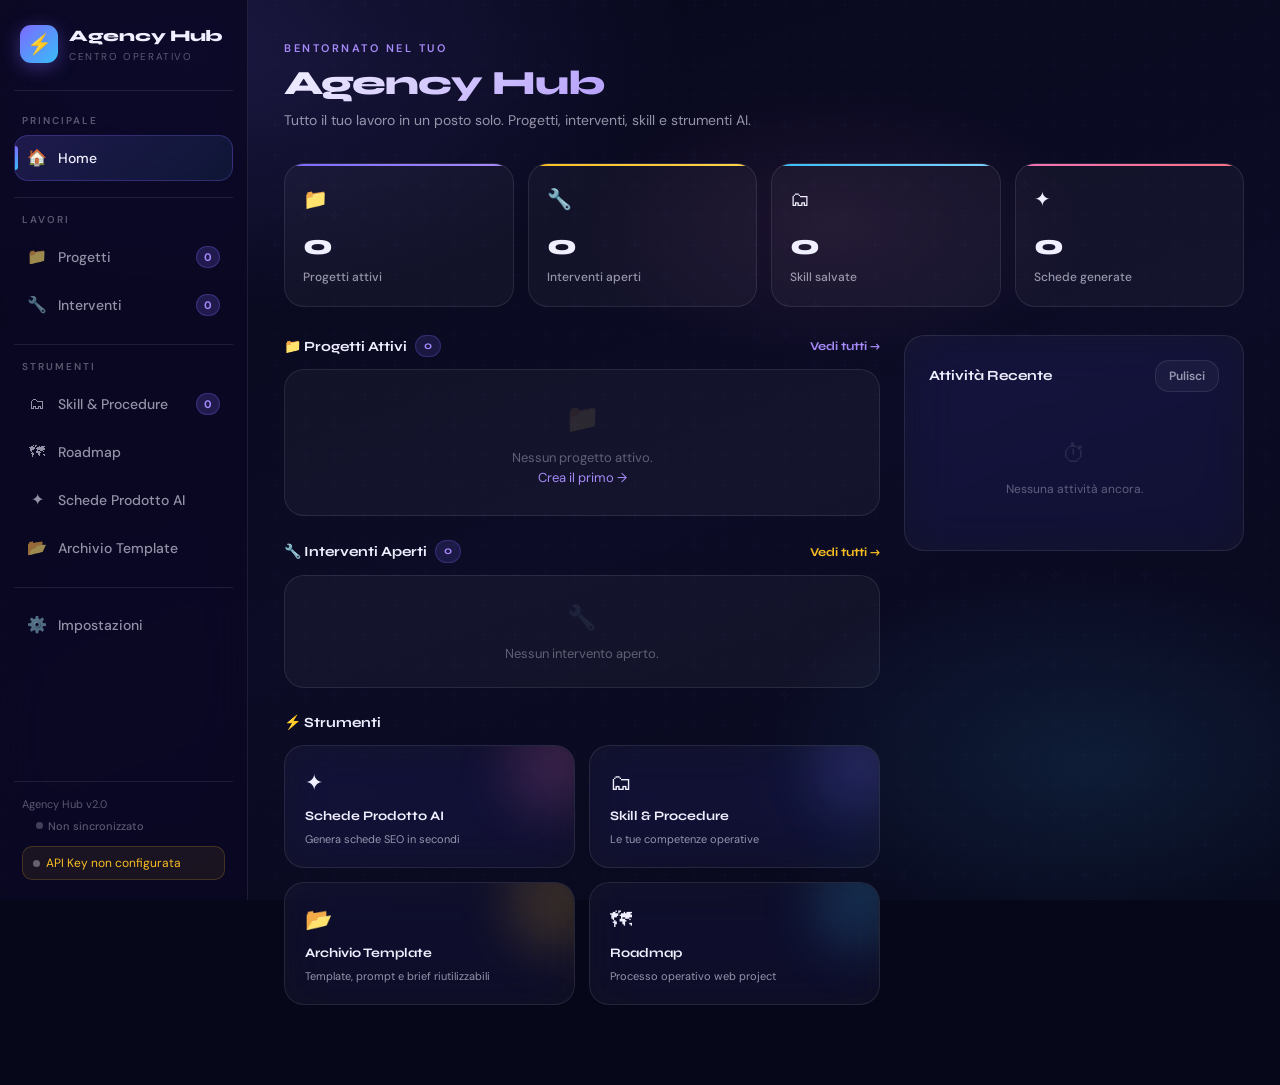
<file: index.html>
<!DOCTYPE html>
<html lang="it">
<head>
<meta charset="UTF-8"/>
<meta name="viewport" content="width=device-width, initial-scale=1.0"/>
<title>Agency Hub — Home</title>
<link rel="stylesheet" href="assets/css/base.css"/>
<style>
.greeting-wrap { margin-bottom: 32px; }
.greeting-eyebrow { font-size: 11px; letter-spacing: 2.5px; text-transform: uppercase; color: var(--accent-violet-soft); font-weight: 600; margin-bottom: 8px; }
.greeting-title {
  font-family: 'Syne', sans-serif; font-size: 34px; font-weight: 800;
  letter-spacing: -1px; line-height: 1.1;
  background: linear-gradient(135deg, var(--text-100) 0%, var(--accent-violet-soft) 45%, var(--accent-cyan) 100%);
  -webkit-background-clip: text; -webkit-text-fill-color: transparent; background-clip: text;
}
.greeting-sub { color: var(--text-60); font-size: 14px; margin-top: 8px; }

/* stats */
.stats-row { display: grid; grid-template-columns: repeat(4,1fr); gap: 14px; margin-bottom: 28px; }
.stat-card {
  background: var(--glass-fill); backdrop-filter: var(--glass-blur); -webkit-backdrop-filter: var(--glass-blur);
  border: 1px solid var(--glass-border); border-radius: var(--r-xl);
  padding: 20px 18px; position: relative; overflow: hidden;
  transition: transform var(--transition), border-color var(--transition); cursor: default;
}
.stat-card:hover { transform: translateY(-2px); border-color: var(--glass-border-hover); }
.stat-card::before { content:''; position:absolute; top:0; left:0; right:0; height:2px; border-radius: var(--r-xl) var(--r-xl) 0 0; background: var(--stat-line); }
.stat-icon { font-size: 20px; margin-bottom: 10px; }
.stat-value { font-family: 'Syne', sans-serif; font-size: 28px; font-weight: 800; }
.stat-label { font-size: 12px; color: var(--text-60); margin-top: 2px; font-weight: 500; }

/* home layout */
.home-layout { display: grid; grid-template-columns: 1fr 340px; gap: 24px; align-items: start; }

/* active work */
.work-section { margin-bottom: 24px; }
.section-title { font-family: 'Syne', sans-serif; font-size: 14px; font-weight: 700; margin-bottom: 12px; display: flex; align-items: center; gap: 8px; }
.section-title-count { font-size: 11px; background: rgba(124,106,255,0.15); color: var(--accent-violet-soft); border: 1px solid rgba(124,106,255,0.25); padding: 2px 8px; border-radius: 20px; }

/* progetto card home */
.proj-home-card {
  background: var(--glass-fill); border: 1px solid var(--glass-border);
  border-radius: var(--r-xl); padding: 18px 20px;
  backdrop-filter: var(--glass-blur); -webkit-backdrop-filter: var(--glass-blur);
  display: flex; align-items: center; gap: 16px;
  cursor: pointer; transition: all var(--transition); margin-bottom: 10px;
  text-decoration: none; color: inherit;
}
.proj-home-card:hover { border-color: var(--glass-border-hover); transform: translateX(4px); }
.proj-logo {
  width: 48px; height: 48px; border-radius: var(--r-md); flex-shrink: 0;
  background: linear-gradient(135deg, var(--accent-violet), var(--accent-cyan));
  display: flex; align-items: center; justify-content: center;
  font-size: 20px; font-weight: 800; font-family: 'Syne', sans-serif;
  color: #fff; overflow: hidden;
}
.proj-logo img { width: 100%; height: 100%; object-fit: cover; }
.proj-info { flex: 1; min-width: 0; }
.proj-name { font-family: 'Syne', sans-serif; font-weight: 700; font-size: 14px; white-space: nowrap; overflow: hidden; text-overflow: ellipsis; }
.proj-domain { font-size: 12px; color: var(--text-35); margin-top: 2px; }
.proj-phase { font-size: 11px; color: var(--accent-violet-soft); margin-top: 4px; font-weight: 600; }
.proj-bar-wrap { margin-top: 6px; }
.proj-bar { height: 3px; background: rgba(255,255,255,0.08); border-radius: 10px; overflow: hidden; }
.proj-bar-fill { height: 100%; border-radius: 10px; background: linear-gradient(90deg, var(--accent-violet), var(--accent-cyan)); }
.proj-pct { font-size: 10px; color: var(--text-35); margin-top: 3px; }

/* intervento card home */
.int-home-card {
  background: var(--glass-fill); border: 1px solid var(--glass-border);
  border-radius: var(--r-lg); padding: 14px 18px;
  backdrop-filter: var(--glass-blur); -webkit-backdrop-filter: var(--glass-blur);
  display: flex; align-items: center; gap: 14px;
  cursor: pointer; transition: all var(--transition); margin-bottom: 8px;
  text-decoration: none; color: inherit;
}
.int-home-card:hover { border-color: rgba(251,191,36,0.3); transform: translateX(4px); }
.int-status-dot { width: 8px; height: 8px; border-radius: 50%; flex-shrink: 0; }
.int-status-dot.todo    { background: var(--text-35); }
.int-status-dot.doing   { background: var(--accent-gold); box-shadow: 0 0 6px var(--accent-gold); }
.int-status-dot.done    { background: var(--accent-green); }
.int-info { flex: 1; min-width: 0; }
.int-title { font-size: 13px; font-weight: 600; white-space: nowrap; overflow: hidden; text-overflow: ellipsis; }
.int-client { font-size: 11px; color: var(--text-35); margin-top: 2px; }
.int-date { font-size: 11px; color: var(--text-35); flex-shrink: 0; }

/* modules grid */
.modules-grid { display: grid; grid-template-columns: 1fr 1fr; gap: 14px; }
.module-card {
  background: var(--glass-fill); border: 1px solid var(--glass-border);
  border-radius: var(--r-xl); padding: 20px;
  backdrop-filter: var(--glass-blur); -webkit-backdrop-filter: var(--glass-blur);
  cursor: pointer; transition: all var(--transition);
  text-decoration: none; display: block; color: inherit; position: relative; overflow: hidden;
}
.module-card:hover { border-color: var(--glass-border-hover); transform: translateY(-2px); }
.module-glow { position: absolute; width: 80px; height: 80px; border-radius: 50%; top: -20px; right: -20px; pointer-events: none; background: var(--glow); filter: blur(30px); opacity: 0.25; }
.module-icon { font-size: 22px; margin-bottom: 8px; }
.module-name { font-family: 'Syne', sans-serif; font-weight: 700; font-size: 13px; margin-bottom: 4px; }
.module-desc { font-size: 11px; color: var(--text-60); line-height: 1.5; }

/* activity */
.activity-list { display: flex; flex-direction: column; gap: 6px; }
.act-item {
  display: flex; align-items: center; gap: 10px;
  padding: 10px 14px; border-radius: var(--r-lg);
  background: var(--glass-fill); border: 1px solid var(--glass-border);
  font-size: 12px; color: var(--text-60); transition: border-color var(--transition);
}
.act-item:hover { border-color: var(--glass-border-hover); }
.act-icon { font-size: 14px; flex-shrink: 0; }
.act-text { flex: 1; }
.act-time { font-size: 10px; color: var(--text-35); flex-shrink: 0; }

@media(max-width:1100px) { .home-layout { grid-template-columns: 1fr; } }
@media(max-width:900px)  { .stats-row { grid-template-columns: repeat(2,1fr); } }
@media(max-width:768px)  { .modules-grid { grid-template-columns: 1fr; } .greeting-title { font-size: 26px; } }
</style>
</head>
<body>
<div class="bg-mesh"></div>

<!-- SIDEBAR -->
<aside class="sidebar" id="sidebar">
  <div class="sidebar-logo"><div class="sidebar-logo-icon">⚡</div><div><div class="sidebar-logo-name">Agency Hub</div><div class="sidebar-logo-sub">Centro Operativo</div></div></div>
  <div class="sidebar-section-label">Principale</div>
  <a class="nav-item active" href="index.html"><span class="nav-icon">🏠</span><span class="nav-label">Home</span></a>
  <div class="sidebar-sep"></div>
  <div class="sidebar-section-label">Lavori</div>
  <a class="nav-item" href="progetti/index.html"><span class="nav-icon">📁</span><span class="nav-label">Progetti</span><span class="nav-badge" id="sb-badge-progetti">0</span></a>
  <a class="nav-item" href="interventi/index.html"><span class="nav-icon">🔧</span><span class="nav-label">Interventi</span><span class="nav-badge" id="sb-badge-interventi">0</span></a>
  <div class="sidebar-sep"></div>
  <div class="sidebar-section-label">Strumenti</div>
  <a class="nav-item" href="dashboard/index.html"><span class="nav-icon">🗂</span><span class="nav-label">Skill & Procedure</span><span class="nav-badge" id="sb-badge-skills">0</span></a>
  <a class="nav-item" href="roadmap/index.html"><span class="nav-icon">🗺</span><span class="nav-label">Roadmap</span></a>
  <a class="nav-item" href="schede-prodotto/index.html"><span class="nav-icon">✦</span><span class="nav-label">Schede Prodotto AI</span></a>
  <a class="nav-item" href="archivio/index.html"><span class="nav-icon">📂</span><span class="nav-label">Archivio Template</span></a>
  <div class="sidebar-sep"></div><a class="nav-item" href="impostazioni/index.html"><span class="nav-icon">⚙️</span><span class="nav-label">Impostazioni</span></a><div class="sidebar-footer">
    <div class="sidebar-footer-ver">Agency Hub v2.0</div>
    <div style="margin-bottom:6px;padding:0 4px;">
      <span class="sync-indicator sync-idle" id="sync-indicator" title="Stato sincronizzazione">Non sincronizzato</span>
    </div>
    <div class="sidebar-footer-api" onclick="location.href='impostazioni/index.html'"><span class="sidebar-footer-api-dot off" id="sb-api-dot"></span><span id="sb-api-label">API Key non configurata</span></div>
  </div>
</aside>
<div class="sidebar-overlay" id="sidebar-overlay" onclick="sidebarClose()"></div>
<div class="topbar"><div class="topbar-logo"><div class="topbar-logo-icon">⚡</div>Agency Hub</div><button class="hamburger" onclick="sidebarToggle()">☰</button></div>
<div class="bottom-nav"><div class="bottom-nav-inner">
  <button class="bnav-item active" onclick="location.href='index.html'"><span class="bicon">🏠</span>Home</button>
  <button class="bnav-item" onclick="location.href='progetti/index.html'"><span class="bicon">📁</span>Progetti</button>
  <button class="bnav-item" onclick="location.href='interventi/index.html'"><span class="bicon">🔧</span>Interventi</button>
  <button class="bnav-item" onclick="location.href='impostazioni/index.html'"><span class="bicon">✦</span>Schede</button>
  <button class="bnav-item" onclick="location.href='dashboard/index.html'"><span class="bicon">🗂</span>Skill</button>
</div></div>

<main class="main-content">
  <div class="greeting-wrap fade-up">
    <div class="greeting-eyebrow">Bentornato nel tuo</div>
    <div class="greeting-title">Agency Hub</div>
    <div class="greeting-sub">Tutto il tuo lavoro in un posto solo. Progetti, interventi, skill e strumenti AI.</div>
  </div>

  <!-- STATS -->
  <div class="stats-row fade-up">
    <div class="stat-card" style="--stat-line:linear-gradient(90deg,var(--accent-violet),var(--accent-violet-soft)); cursor:pointer;" onclick="location.href='progetti/index.html'">
      <div class="stat-icon">📁</div>
      <div class="stat-value" id="stat-progetti">0</div>
      <div class="stat-label">Progetti attivi</div>
    </div>
    <div class="stat-card" style="--stat-line:linear-gradient(90deg,var(--accent-gold),#fcd34d); cursor:pointer;" onclick="location.href='interventi/index.html'">
      <div class="stat-icon">🔧</div>
      <div class="stat-value" id="stat-interventi">0</div>
      <div class="stat-label">Interventi aperti</div>
    </div>
    <div class="stat-card" style="--stat-line:linear-gradient(90deg,var(--accent-cyan),#7dd3fc); cursor:pointer;" onclick="location.href='dashboard/index.html'">
      <div class="stat-icon">🗂</div>
      <div class="stat-value" id="stat-skills">0</div>
      <div class="stat-label">Skill salvate</div>
    </div>
    <div class="stat-card" style="--stat-line:linear-gradient(90deg,var(--accent-pink),#fb7185); cursor:pointer;" onclick="location.href='impostazioni/index.html'">
      <div class="stat-icon">✦</div>
      <div class="stat-value" id="stat-schede">0</div>
      <div class="stat-label">Schede generate</div>
    </div>
  </div>

  <div class="home-layout">
    <div>
      <!-- PROGETTI ATTIVI -->
      <div class="work-section">
        <div class="section-title">
          📁 Progetti Attivi
          <span class="section-title-count" id="cnt-progetti">0</span>
          <a href="progetti/index.html" style="margin-left:auto;font-size:12px;color:var(--accent-violet-soft);">Vedi tutti →</a>
        </div>
        <div id="progetti-list">
          <div style="text-align:center;padding:28px;color:var(--text-35);font-size:13px;background:var(--glass-fill);border:1px solid var(--glass-border);border-radius:var(--r-xl);">
            <div style="font-size:28px;margin-bottom:8px;opacity:.3;">📁</div>
            Nessun progetto attivo.<br/>
            <a href="progetti/index.html" style="color:var(--accent-violet-soft);">Crea il primo →</a>
          </div>
        </div>
      </div>

      <!-- INTERVENTI APERTI -->
      <div class="work-section">
        <div class="section-title">
          🔧 Interventi Aperti
          <span class="section-title-count" id="cnt-interventi">0</span>
          <a href="interventi/index.html" style="margin-left:auto;font-size:12px;color:var(--accent-gold);">Vedi tutti →</a>
        </div>
        <div id="interventi-list">
          <div style="text-align:center;padding:24px;color:var(--text-35);font-size:13px;background:var(--glass-fill);border:1px solid var(--glass-border);border-radius:var(--r-xl);">
            <div style="font-size:24px;margin-bottom:8px;opacity:.3;">🔧</div>
            Nessun intervento aperto.
          </div>
        </div>
      </div>

      <!-- STRUMENTI -->
      <div class="section-title" style="margin-top:8px;">⚡ Strumenti</div>
      <div class="modules-grid">
        <a class="module-card" href="schede-prodotto/index.html">
          <div class="module-glow" style="--glow:var(--accent-pink)"></div>
          <div class="module-icon">✦</div>
          <div class="module-name">Schede Prodotto AI</div>
          <div class="module-desc">Genera schede SEO in secondi</div>
        </a>
        <a class="module-card" href="dashboard/index.html">
          <div class="module-glow" style="--glow:var(--accent-violet)"></div>
          <div class="module-icon">🗂</div>
          <div class="module-name">Skill & Procedure</div>
          <div class="module-desc">Le tue competenze operative</div>
        </a>
        <a class="module-card" href="archivio/index.html">
          <div class="module-glow" style="--glow:var(--accent-gold)"></div>
          <div class="module-icon">📂</div>
          <div class="module-name">Archivio Template</div>
          <div class="module-desc">Template, prompt e brief riutilizzabili</div>
        </a>
        <a class="module-card" href="roadmap/index.html">
          <div class="module-glow" style="--glow:var(--accent-cyan)"></div>
          <div class="module-icon">🗺</div>
          <div class="module-name">Roadmap</div>
          <div class="module-desc">Processo operativo web project</div>
        </a>
      </div>
    </div>

    <!-- SIDEBAR DESTRA -->
    <div>
      <div class="card" style="position:sticky;top:20px;">
        <div class="flex items-center justify-between" style="margin-bottom:16px;">
          <div style="font-family:'Syne',sans-serif;font-weight:700;font-size:14px;">Attività Recente</div>
          <button class="btn btn-ghost btn-sm" onclick="clearActivity()">Pulisci</button>
        </div>
        <div class="activity-list" id="activity-list">
          <div style="text-align:center;padding:28px 0;color:var(--text-35);font-size:12px;">
            <div style="font-size:24px;margin-bottom:8px;opacity:.3;">⏱</div>
            Nessuna attività ancora.
          </div>
        </div>
      </div>
    </div>
  </div>
</main>

<script src="assets/js/github-sync.js"></script>
<script src="assets/js/core.js"></script>
<script>
(function init() {
  // Badges e stats
  const progetti   = store.get('hub_progetti', []);
  const interventi = store.get('hub_interventi', []);
  const skills     = store.get('hub_skills', []);
  const schede     = store.get('hub_stats', {}).schede || 0;

  const progettiAttivi    = progetti.filter(p => p.status !== 'completato');
  const interventiAperti  = interventi.filter(i => i.status !== 'done');

  document.getElementById('stat-progetti').textContent   = progettiAttivi.length;
  document.getElementById('stat-interventi').textContent = interventiAperti.length;
  document.getElementById('stat-skills').textContent     = skills.length;
  document.getElementById('stat-schede').textContent     = schede;

  document.getElementById('sb-badge-progetti').textContent   = progettiAttivi.length;
  document.getElementById('sb-badge-interventi').textContent = interventiAperti.length;
  document.getElementById('sb-badge-skills').textContent     = skills.length;
  document.getElementById('cnt-progetti').textContent        = progettiAttivi.length;
  document.getElementById('cnt-interventi').textContent      = interventiAperti.length;

  if (store.get('hub_groq_key','')) {
    document.getElementById('sb-api-dot').classList.remove('off');
    document.getElementById('sb-api-label').textContent = 'Groq API configurata';
  }

  // Render progetti attivi
  renderProgettiAttivi(progettiAttivi);
  renderInterventiAperti(interventiAperti);
})();

function renderProgettiAttivi(list) {
  if (!list || !list.length) return;
  const PHASES = ['Brief & Analisi','Wireframe','Design UI','Sviluppo','QA & Testing','Consegna'];
  if (list.length) {
    document.getElementById('progetti-list').innerHTML = list.slice(0,3).map(p => {
      const done = (p.checklist||[]).filter(c=>c.done).length;
      const total = (p.checklist||[]).length || 6;
      const pct = Math.round(done/total*100);
      const phase = PHASES[Math.min(done, 5)];
      const initials = (p.name||'?').split(' ').map(w=>w[0]).join('').slice(0,2).toUpperCase();
      return `
        <a class="proj-home-card" href="progetti/scheda.html?id=${p.id}">
          <div class="proj-logo">
            ${p.logo ? `<img src="${p.logo}" alt="${esc(p.name)}"/>` : initials}
          </div>
          <div class="proj-info">
            <div class="proj-name">${esc(p.name)}</div>
            <div class="proj-domain">${esc(p.domain||'')}</div>
            <div class="proj-phase">⚡ ${esc(phase)}</div>
            <div class="proj-bar-wrap">
              <div class="proj-bar"><div class="proj-bar-fill" style="width:${pct}%"></div></div>
              <div class="proj-pct">${done}/${total} fasi</div>
            </div>
          </div>
        </a>`;
    }).join('');
  }
}

function renderInterventiAperti(list) {
  if (!list || !list.length) return;
  if (list.length) {
    document.getElementById('interventi-list').innerHTML = list.slice(0,4).map(i => {
      const statusClass = i.status === 'doing' ? 'doing' : i.status === 'done' ? 'done' : 'todo';
      const dateStr = i.createdAt ? new Date(i.createdAt).toLocaleDateString('it',{day:'2-digit',month:'2-digit'}) : '';
      return `
        <a class="int-home-card" href="interventi/index.html">
          <div class="int-status-dot ${statusClass}"></div>
          <div class="int-info">
            <div class="int-title">${esc(i.title)}</div>
            <div class="int-client">${esc(i.clientName||'')}</div>
          </div>
          <div class="int-date">${dateStr}</div>
        </a>`;
    }).join('');
  }

  // GitHub Sync — pull all data on startup
  if (typeof GitHubSync !== 'undefined' && GitHubSync.isConfigured()) {
    GitHubSync.pullAll().then(ok => {
      if (ok) {
        // Reload stats after sync
        const p2 = store.get('hub_progetti', []);
        const i2 = store.get('hub_interventi', []);
        document.getElementById('stat-progetti').textContent   = p2.filter(p=>p.status!=='completato').length;
        document.getElementById('stat-interventi').textContent = i2.filter(i=>i.status!=='done').length;
        document.getElementById('stat-skills').textContent     = store.get('hub_skills',[]).length;
        document.getElementById('sb-badge-progetti').textContent   = p2.filter(p=>p.status!=='completato').length;
        document.getElementById('sb-badge-interventi').textContent = i2.filter(i=>i.status!=='done').length;
        renderProgettiAttivi(p2);
        renderInterventiAperti(i2);
      }
    });
  }

  // Activity
  const acts = store.get('hub_activity', []);
  if (acts.length) {
    document.getElementById('activity-list').innerHTML = acts.slice(0,8).map(a =>
      `<div class="act-item"><span class="act-icon">${a.icon}</span><span class="act-text">${esc(a.text)}</span><span class="act-time">${a.time}</span></div>`
    ).join('');
  }
})();

function clearActivity() {
  store.remove('hub_activity');
  location.reload();
}
</script>
</body>
</html>
</file>
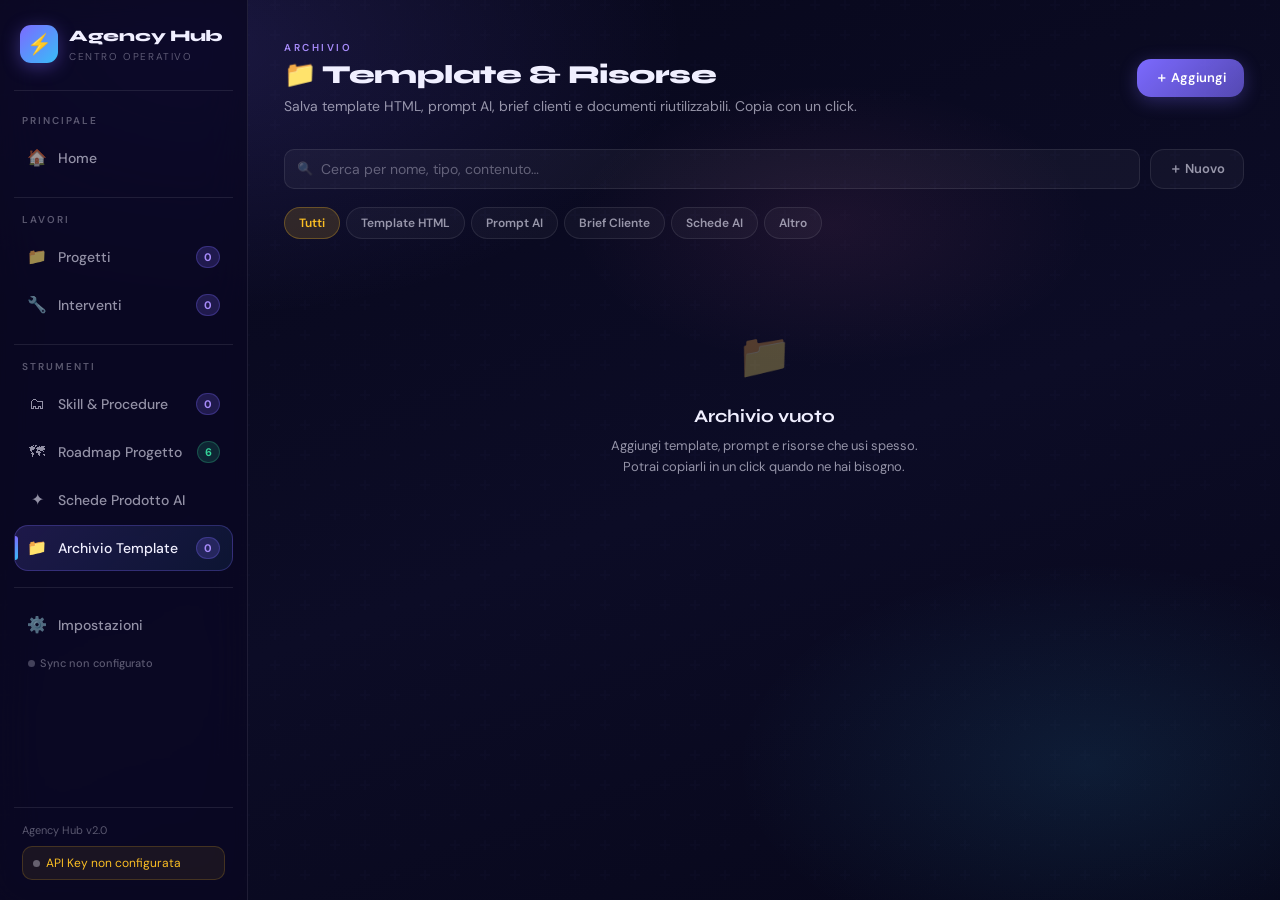
<file: archivio/index.html>
<!DOCTYPE html>
<html lang="it">
<head>
<meta charset="UTF-8"/>
<meta name="viewport" content="width=device-width, initial-scale=1.0"/>
<title>Archivio Template — Agency Hub</title>
<link rel="stylesheet" href="../assets/css/base.css"/>
<style>
.toolbar { display:flex; align-items:center; gap:10px; margin-bottom:18px; flex-wrap:wrap; }
.search-wrap { position:relative; flex:1; min-width:200px; }
.search-wrap .si { position:absolute; left:13px; top:50%; transform:translateY(-50%); font-size:13px; color:var(--text-35); pointer-events:none; }
.search-wrap input { padding-left:36px; }

.filter-bar { display:flex; gap:6px; flex-wrap:wrap; margin-bottom:20px; }
.ftab {
  padding:6px 14px; border-radius:20px; font-size:12px; font-weight:600;
  cursor:pointer; border:1px solid var(--glass-border); background:var(--glass-fill);
  color:var(--text-60); transition:all var(--transition);
}
.ftab.active,.ftab:hover { background:rgba(251,191,36,0.14); color:var(--accent-gold); border-color:rgba(251,191,36,0.28); }

.arch-grid { display:grid; grid-template-columns:repeat(auto-fill,minmax(300px,1fr)); gap:16px; }

.arch-card {
  background:var(--glass-fill); border:1px solid var(--glass-border);
  border-radius:var(--r-xl); overflow:hidden;
  backdrop-filter:var(--glass-blur); -webkit-backdrop-filter:var(--glass-blur);
  transition:all var(--transition); display:flex; flex-direction:column;
}
.arch-card:hover { border-color:rgba(251,191,36,0.28); transform:translateY(-2px); box-shadow:0 12px 32px rgba(0,0,0,0.25); }
.arch-card-header {
  padding:16px 18px 12px; display:flex; align-items:flex-start; justify-content:space-between; gap:10px;
}
.arch-card-badge {
  font-size:10px; letter-spacing:1.2px; text-transform:uppercase; font-weight:700;
  padding:3px 9px; border-radius:20px; margin-bottom:7px; display:inline-block;
}
.arch-card-name { font-family:'Syne',sans-serif; font-weight:700; font-size:14px; line-height:1.3; }
.arch-card-actions { display:flex; gap:5px; flex-shrink:0; }
.ak-btn {
  background:none; border:1px solid var(--glass-border); color:var(--text-35);
  padding:5px 8px; border-radius:var(--r-sm); font-size:12px; transition:all var(--transition);
}
.ak-btn:hover { background:var(--glass-fill-md); color:var(--text-100); border-color:var(--glass-border-hover); }
.ak-btn.danger:hover { background:rgba(248,113,113,0.12); color:#f87171; border-color:rgba(248,113,113,0.25); }

.arch-card-preview {
  flex:1; padding:0 18px 16px;
  font-size:12px; color:var(--text-35); line-height:1.6;
  overflow:hidden;
  display:-webkit-box; -webkit-line-clamp:3; -webkit-box-orient:vertical;
  white-space:pre-wrap;
}
.arch-card-footer {
  padding:10px 18px; border-top:1px solid var(--glass-border);
  display:flex; align-items:center; justify-content:space-between;
  font-size:11px; color:var(--text-35);
}

/* type colors */
.type-template  { background:rgba(251,191,36,0.12); color:var(--accent-gold); border:1px solid rgba(251,191,36,0.22); }
.type-prompt    { background:rgba(124,106,255,0.12); color:var(--accent-violet-soft); border:1px solid rgba(124,106,255,0.22); }
.type-brief     { background:rgba(56,189,248,0.12);  color:var(--accent-cyan); border:1px solid rgba(56,189,248,0.22); }
.type-scheda    { background:rgba(244,114,182,0.12); color:var(--accent-pink); border:1px solid rgba(244,114,182,0.22); }
.type-altro     { background:rgba(255,255,255,0.07); color:var(--text-60); border:1px solid var(--glass-border); }

/* viewer modal */
.viewer-body {
  background:rgba(0,0,0,0.25); border-radius:var(--r-md);
  padding:16px; font-size:13px; line-height:1.7; color:var(--text-60);
  white-space:pre-wrap; max-height:420px; overflow-y:auto;
}

.empty { text-align:center; padding:64px 20px; grid-column:1/-1; }
.empty-icon { font-size:44px; margin-bottom:14px; opacity:.3; }
.empty-title { font-family:'Syne',sans-serif; font-size:18px; font-weight:700; margin-bottom:6px; }
.empty-sub { font-size:13px; color:var(--text-60); line-height:1.6; }

@media(max-width:768px) { .toolbar { flex-direction:column; align-items:stretch; } }
</style>
</head>
<body>

<div class="bg-mesh"></div>
<aside class="sidebar" id="sidebar">
  <div class="sidebar-logo"><div class="sidebar-logo-icon">⚡</div><div><div class="sidebar-logo-name">Agency Hub</div><div class="sidebar-logo-sub">Centro Operativo</div></div></div>
  <div class="sidebar-section-label">Principale</div>
  <a class="nav-item" href="../index.html"><span class="nav-icon">🏠</span><span class="nav-label">Home</span></a>
  <div class="sidebar-sep"></div>
  <div class="sidebar-section-label">Lavori</div>
  <a class="nav-item" href="../progetti/index.html"><span class="nav-icon">📁</span><span class="nav-label">Progetti</span><span class="nav-badge" id="sb-badge-progetti">0</span></a>
  <a class="nav-item" href="../interventi/index.html"><span class="nav-icon">🔧</span><span class="nav-label">Interventi</span><span class="nav-badge" id="sb-badge-interventi">0</span></a>
  <div class="sidebar-sep"></div>
  <div class="sidebar-section-label">Strumenti</div>
  <a class="nav-item" href="../dashboard/index.html"><span class="nav-icon">🗂</span><span class="nav-label">Skill & Procedure</span><span class="nav-badge" id="sb-badge-skills">0</span></a>
  <a class="nav-item" href="../roadmap/index.html"><span class="nav-icon">🗺</span><span class="nav-label">Roadmap Progetto</span><span class="nav-badge green">6</span></a>
  <a class="nav-item" href="../schede-prodotto/index.html"><span class="nav-icon">✦</span><span class="nav-label">Schede Prodotto AI</span></a>
  <a class="nav-item active" href="index.html"><span class="nav-icon">📁</span><span class="nav-label">Archivio Template</span><span class="nav-badge" id="sb-badge-archivio">0</span></a>
  <div class="sidebar-sep"></div><a class="nav-item" href="../impostazioni/index.html"><span class="nav-icon">⚙️</span><span class="nav-label">Impostazioni</span></a>    <div style="margin-bottom:6px;padding:0 4px;">
      <span class="sync-indicator sync-idle" id="sync-indicator">Sync non configurato</span>
    </div>
  <div class="sidebar-footer"><div class="sidebar-footer-ver">Agency Hub v2.0</div><div class="sidebar-footer-api" onclick="location.href='../impostazioni/index.html'"><span class="sidebar-footer-api-dot off" id="sb-api-dot"></span><span id="sb-api-label">API Key non configurata</span></div></div>
</aside>
<div class="sidebar-overlay" id="sidebar-overlay" onclick="sidebarClose()"></div>
<div class="topbar"><div class="topbar-logo"><div class="topbar-logo-icon">⚡</div>Agency Hub</div><button class="hamburger" onclick="sidebarToggle()">☰</button></div>
<div class="bottom-nav"><div class="bottom-nav-inner">
  <button class="bnav-item" onclick="location.href='../index.html'"><span class="bicon">🏠</span>Home</button>
  <button class="bnav-item" onclick="location.href='../progetti/index.html'"><span class="bicon">📁</span>Progetti</button>
  <button class="bnav-item" onclick="location.href='../interventi/index.html'"><span class="bicon">🔧</span>Interventi</button>
  <button class="bnav-item" onclick="location.href='../schede-prodotto/index.html'"><span class="bicon">✦</span>Schede</button>
  <button class="bnav-item" onclick="location.href='../impostazioni/index.html'"><span class="bicon">⚙️</span>Settings</button>
</div></div>

<main class="main-content">
  <div class="page-header">
    <div class="flex items-center justify-between" style="flex-wrap:wrap;gap:12px;">
      <div>
        <div class="page-eyebrow">Archivio</div>
        <div class="page-title">📁 Template & Risorse</div>
        <div class="page-sub">Salva template HTML, prompt AI, brief clienti e documenti riutilizzabili. Copia con un click.</div>
      </div>
      <button class="btn btn-primary" onclick="modalOpen('modal-add')">＋ Aggiungi</button>
    </div>
  </div>

  <div class="toolbar">
    <div class="search-wrap">
      <span class="si">🔍</span>
      <input class="form-input" type="text" id="search-input" placeholder="Cerca per nome, tipo, contenuto…" oninput="renderArchivio()"/>
    </div>
    <button class="btn btn-ghost" onclick="modalOpen('modal-add')">＋ Nuovo</button>
  </div>

  <div class="filter-bar" id="filter-bar">
    <div class="ftab active" data-type="all">Tutti</div>
    <div class="ftab" data-type="template">Template HTML</div>
    <div class="ftab" data-type="prompt">Prompt AI</div>
    <div class="ftab" data-type="brief">Brief Cliente</div>
    <div class="ftab" data-type="scheda">Schede AI</div>
    <div class="ftab" data-type="altro">Altro</div>
  </div>

  <div class="arch-grid" id="arch-grid"></div>
</main>

<!-- MODAL ADD -->
<div class="modal-overlay" id="modal-add">
  <div class="modal" style="max-width:580px;">
    <div class="modal-header">
      <div class="modal-title" id="modal-title-text">📁 Aggiungi Risorsa</div>
      <button class="modal-close" onclick="modalClose('modal-add')">✕</button>
    </div>

    <div class="form-row">
      <div class="form-group">
        <label class="form-label">Nome <span style="color:var(--accent-violet-soft)">*</span></label>
        <input class="form-input" type="text" id="a-name" placeholder="es. Email di benvenuto…"/>
      </div>
      <div class="form-group">
        <label class="form-label">Tipo</label>
        <select class="form-select" id="a-type">
          <option value="template">Template HTML</option>
          <option value="prompt">Prompt AI</option>
          <option value="brief">Brief Cliente</option>
          <option value="scheda">Scheda AI</option>
          <option value="altro">Altro</option>
        </select>
      </div>
    </div>

    <div class="form-group">
      <label class="form-label">Descrizione breve</label>
      <input class="form-input" type="text" id="a-desc" placeholder="A cosa serve questa risorsa?"/>
    </div>

    <div class="form-group">
      <label class="form-label">Contenuto <span style="color:var(--accent-violet-soft)">*</span></label>
      <textarea class="form-textarea" id="a-content" placeholder="Incolla il contenuto: HTML, prompt, testo, brief…" style="min-height:160px;"></textarea>
    </div>

    <div class="form-group">
      <label class="form-label">Oppure carica file</label>
      <div class="drop-zone" onclick="document.getElementById('a-file').click()">
        <div class="drop-zone-icon">📂</div>
        <div class="drop-zone-text">Trascina il file o clicca</div>
        <div class="drop-zone-hint">.html .txt .md .json .pdf</div>
        <input type="file" id="a-file" style="display:none" onchange="handleAFile(this)"/>
      </div>
      <div id="a-file-info" style="display:none;margin-top:8px;font-size:12px;color:var(--accent-gold);"></div>
    </div>

    <div class="modal-footer">
      <button class="btn btn-ghost" onclick="modalClose('modal-add')">Annulla</button>
      <button class="btn btn-primary" onclick="saveItem()">💾 Salva</button>
    </div>
  </div>
</div>

<!-- MODAL VIEWER -->
<div class="modal-overlay" id="modal-view">
  <div class="modal" style="max-width:680px;">
    <div class="modal-header">
      <div class="modal-title" id="view-title">—</div>
      <div style="display:flex;gap:8px;">
        <button class="btn btn-ghost btn-sm" onclick="copyViewer()">📋 Copia</button>
        <button class="btn btn-ghost btn-sm" onclick="downloadViewer()">⬇ Scarica</button>
        <button class="modal-close" onclick="modalClose('modal-view')">✕</button>
      </div>
    </div>
    <div class="viewer-body" id="view-body"></div>
  </div>
</div>

<script src="../assets/js/github-sync.js"></script>
<script src="../assets/js/core.js"></script>
<script>
let archivio = store.get('hub_archivio', []);
let filterType = 'all';
let editId = null;
let viewItem = null;
let aFileData = null;

const TYPE_LABELS = { template:'Template HTML', prompt:'Prompt AI', brief:'Brief Cliente', scheda:'Scheda AI', altro:'Altro' };
const TYPE_ICONS  = { template:'📄', prompt:'🤖', brief:'📋', scheda:'✦', altro:'📁' };

// ── FILTER ───────────────────────────────────────────────
document.getElementById('filter-bar').addEventListener('click', e => {
  const t = e.target.closest('.ftab'); if (!t) return;
  document.querySelectorAll('.ftab').forEach(x => x.classList.remove('active'));
  t.classList.add('active'); filterType = t.dataset.type; (async function init() {
  if (typeof GitHubSync !== 'undefined' && GitHubSync.isConfigured()) {
    try {
      await GitHubSync.pullAll();
      archivio = store.get('hub_archivio', []);
    } catch(e) { console.warn('Sync pull failed:', e.message); }
  }
  renderArchivio();
})();
});

// ── RENDER ───────────────────────────────────────────────
function renderArchivio() {
  const q = document.getElementById('search-input').value.toLowerCase();
  const filtered = archivio.filter(a => {
    const matchType = filterType === 'all' || a.type === filterType;
    const matchQ = !q || a.name.toLowerCase().includes(q) || (a.desc||'').toLowerCase().includes(q) || (a.content||'').toLowerCase().includes(q);
    return matchType && matchQ;
  });

  const grid = document.getElementById('arch-grid');
  if (!filtered.length) {
    grid.innerHTML = `<div class="empty">
      <div class="empty-icon">📁</div>
      <div class="empty-title">${archivio.length ? 'Nessun risultato' : 'Archivio vuoto'}</div>
      <div class="empty-sub">${archivio.length ? 'Prova a cambiare filtro.' : 'Aggiungi template, prompt e risorse che usi spesso.<br/>Potrai copiarli in un click quando ne hai bisogno.'}</div>
    </div>`;
    return;
  }

  grid.innerHTML = filtered.map(a => {
    const preview = (a.content || '').slice(0, 140) + (a.content?.length > 140 ? '…' : '');
    const dateStr = a.createdAt ? new Date(a.createdAt).toLocaleDateString('it') : '';
    return `
      <div class="arch-card">
        <div class="arch-card-header">
          <div>
            <div class="arch-card-badge type-${a.type||'altro'}">${TYPE_ICONS[a.type]||'📁'} ${TYPE_LABELS[a.type]||'Altro'}</div>
            <div class="arch-card-name">${esc(a.name)}</div>
            ${a.desc ? `<div style="font-size:12px;color:var(--text-35);margin-top:3px;">${esc(a.desc)}</div>` : ''}
          </div>
          <div class="arch-card-actions">
            <button class="ak-btn" onclick="viewItem_fn('${a.id}')" title="Visualizza">👁</button>
            <button class="ak-btn" onclick="copyItem('${a.id}')" title="Copia contenuto">📋</button>
            <button class="ak-btn" onclick="downloadItem('${a.id}')" title="Scarica">⬇</button>
            <button class="ak-btn danger" onclick="deleteItem('${a.id}')" title="Elimina">✕</button>
          </div>
        </div>
        ${preview ? `<div class="arch-card-preview">${esc(preview)}</div>` : ''}
        <div class="arch-card-footer">
          <span>${dateStr}</span>
          <span>${a.content ? a.content.length + ' car.' : ''}</span>
        </div>
      </div>`;
  }).join('');

  updateBadges();
}

// ── CRUD ─────────────────────────────────────────────────
async function saveItem() {
  const name = document.getElementById('a-name').value.trim();
  if (!name) { toast('Inserisci un nome!', 'err'); return; }
  const content = document.getElementById('a-content').value.trim() || (aFileData?.content || '');
  if (!content) { toast('Aggiungi del contenuto!', 'err'); return; }

  const item = {
    id: editId || ('arc_' + Date.now()),
    name,
    type:    document.getElementById('a-type').value,
    desc:    document.getElementById('a-desc').value.trim(),
    content,
    fileName: aFileData?.name || '',
    createdAt: editId ? (archivio.find(a=>a.id===editId)?.createdAt||Date.now()) : Date.now()
  };

  if (editId) {
    const idx = archivio.findIndex(a => a.id === editId);
    if (idx > -1) archivio[idx] = item;
  } else {
    archivio.unshift(item);
    logActivity('📁', `Template salvato: ${name}`);
  }

  await syncSave('hub_archivio', archivio);
  modalClose('modal-add');
  resetModal();
  renderArchivio();
  toast('Risorsa salvata!', 'ok');
}

async function deleteItem(id) {
  if (!confirm('Eliminare questa risorsa?')) return;
  archivio = archivio.filter(a => a.id !== id);
  await syncSave('hub_archivio', archivio);
  renderArchivio();
  toast('Risorsa eliminata', 'info');
}

function copyItem(id) {
  const a = archivio.find(x => x.id === id);
  if (a) copyText(a.content, a.name);
}

function downloadItem(id) {
  const a = archivio.find(x => x.id === id);
  if (!a) return;
  const ext = a.type === 'template' ? '.html' : '.txt';
  downloadFile((a.fileName || a.name.replace(/\s+/g,'_')) + ext, a.content);
  toast('Download avviato', 'ok');
}

function viewItem_fn(id) {
  const a = archivio.find(x => x.id === id);
  if (!a) return;
  viewItem = a;
  document.getElementById('view-title').textContent = TYPE_ICONS[a.type] + ' ' + a.name;
  document.getElementById('view-body').textContent = a.content;
  modalOpen('modal-view');
}

function copyViewer() { if (viewItem) copyText(viewItem.content, viewItem.name); }
function downloadViewer() { if (viewItem) downloadItem(viewItem.id); }

function resetModal() {
  editId = null; aFileData = null;
  document.getElementById('modal-title-text').textContent = '📁 Aggiungi Risorsa';
  ['a-name','a-desc','a-content'].forEach(id => document.getElementById(id).value = '');
  document.getElementById('a-type').value = 'template';
  document.getElementById('a-file-info').style.display = 'none';
}

// ── FILE ─────────────────────────────────────────────────
function handleAFile(input) {
  const file = input.files[0]; if (!file) return;
  const r = new FileReader();
  r.onload = e => {
    aFileData = { name: file.name, content: e.target.result };
    const fi = document.getElementById('a-file-info');
    fi.textContent = '📎 ' + file.name;
    fi.style.display = 'block';
    if (!document.getElementById('a-content').value) document.getElementById('a-content').value = e.target.result;
  };
  r.readAsText(file);
}

// drop
const dz = document.querySelector('.drop-zone');
dz.addEventListener('dragover', e => { e.preventDefault(); dz.classList.add('over'); });
dz.addEventListener('dragleave', () => dz.classList.remove('over'));
dz.addEventListener('drop', e => {
  e.preventDefault(); dz.classList.remove('over');
  const file = e.dataTransfer.files[0];
  if (file) { const dt = new DataTransfer(); dt.items.add(file); document.getElementById('a-file').files = dt.files; handleAFile(document.getElementById('a-file')); }
});

// ── UTILS ─────────────────────────────────────────────────
function updateBadges() {
  document.getElementById('sb-badge-archivio').textContent = archivio.length;
  document.getElementById('sb-badge-progetti') && (document.getElementById('sb-badge-progetti').textContent = store.get('hub_progetti',[]).filter(p=>p.status!=='completato').length);
  document.getElementById('sb-badge-interventi') && (document.getElementById('sb-badge-interventi').textContent = store.get('hub_interventi',[]).filter(i=>i.status!=='done').length);
  document.getElementById('sb-badge-skills').textContent   = store.get('hub_skills',[]).length;
  if (store.get('hub_groq_key','')) {
    document.getElementById('sb-api-dot').classList.remove('off');
    document.getElementById('sb-api-label').textContent = 'Groq API configurata';
  }
}

function logActivity(icon, text) {
  const acts = store.get('hub_activity',[]);
  acts.unshift({ icon, text, time: new Date().toLocaleTimeString('it',{hour:'2-digit',minute:'2-digit'}) });
  store.set('hub_activity', acts.slice(0,20));
}

renderArchivio();

  // API status dot
  if (store.get('hub_groq_key','')) {
    const dot = document.getElementById('sb-api-dot');
    const lbl = document.getElementById('sb-api-label');
    if (dot) dot.classList.remove('off');
    if (lbl) lbl.textContent = 'Groq API configurata';
  }
  // Badges progetti/interventi
  const _progettiAttivi   = store.get('hub_progetti',[]).filter(p=>p.status!=='completato').length;
  const _interventiAperti = store.get('hub_interventi',[]).filter(i=>i.status!=='done').length;
  const _sbp = document.getElementById('sb-badge-progetti');
  const _sbi = document.getElementById('sb-badge-interventi');
  if (_sbp) _sbp.textContent = _progettiAttivi;
  if (_sbi) _sbi.textContent = _interventiAperti;


  // Update sync indicator
  (function() {
    const ind = document.getElementById('sync-indicator');
    if (!ind) return;
    if (typeof GitHubSync !== 'undefined' && GitHubSync.isConfigured()) {
      const last = GitHubSync.getLastSync();
      ind.className = 'sync-indicator sync-ok';
      ind.textContent = last === 'Mai sincronizzato' ? 'GitHub configurato' : 'Sync · ' + last;
    }
  })();
</script>
</body>
</html>
</file>
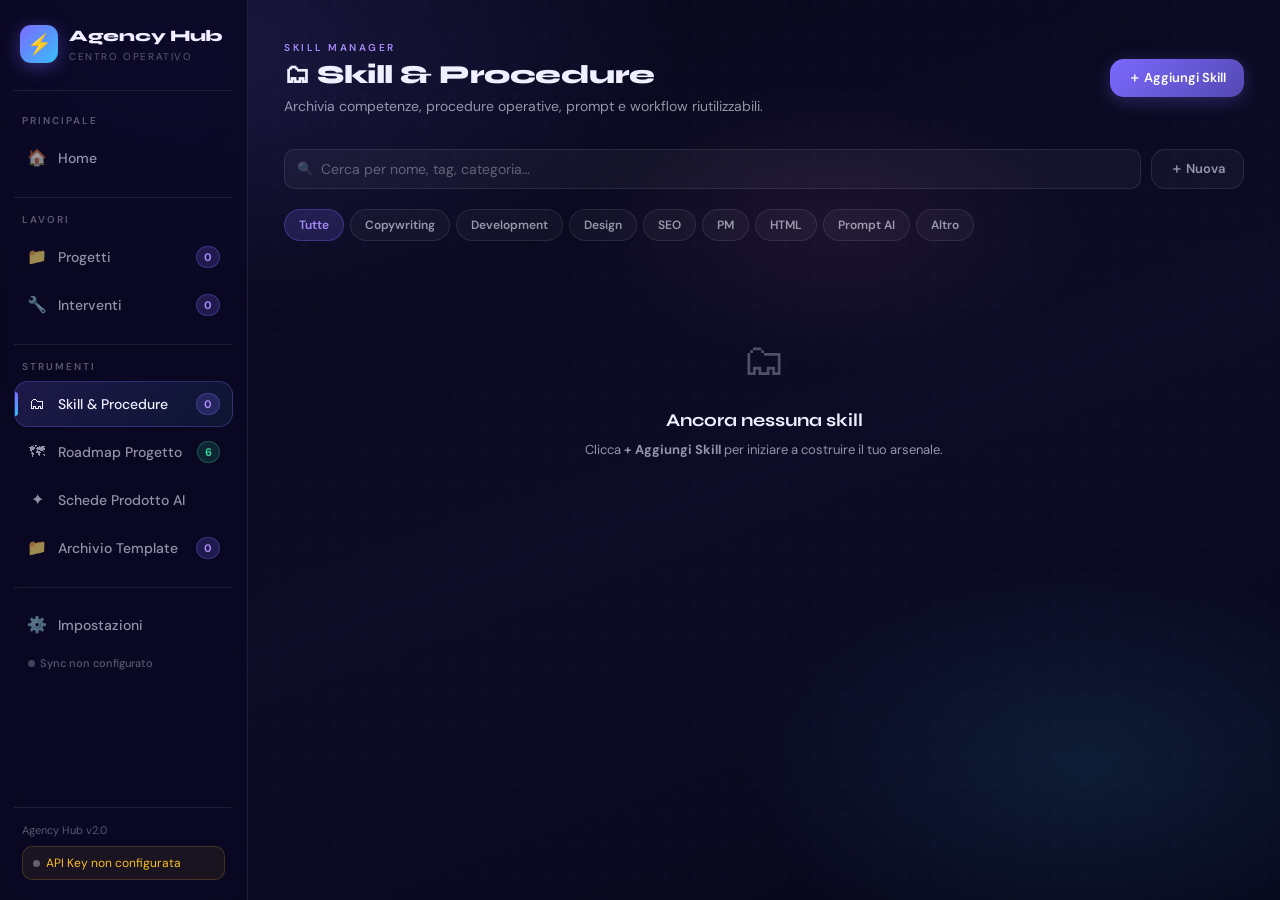
<file: dashboard/index.html>
<!DOCTYPE html>
<html lang="it">
<head>
<meta charset="UTF-8"/>
<meta name="viewport" content="width=device-width, initial-scale=1.0"/>
<title>Skill & Procedure — Agency Hub</title>
<link rel="stylesheet" href="../assets/css/base.css"/>
<style>
.toolbar { display:flex; align-items:center; gap:10px; margin-bottom:20px; flex-wrap:wrap; }
.search-wrap { position:relative; flex:1; min-width:200px; }
.search-wrap .si { position:absolute; left:13px; top:50%; transform:translateY(-50%); font-size:13px; color:var(--text-35); pointer-events:none; }
.search-wrap input { padding-left:36px; }

.filter-bar { display:flex; gap:6px; flex-wrap:wrap; margin-bottom:22px; }
.ftab {
  padding:6px 14px; border-radius:20px; font-size:12px; font-weight:600;
  cursor:pointer; border:1px solid var(--glass-border); background:var(--glass-fill);
  color:var(--text-60); transition:all var(--transition);
}
.ftab.active, .ftab:hover {
  background:rgba(124,106,255,0.18); color:var(--accent-violet-soft);
  border-color:rgba(124,106,255,0.32);
}

.skills-grid { display:grid; grid-template-columns:repeat(auto-fill,minmax(290px,1fr)); gap:16px; }

.skill-card {
  background:var(--glass-fill); border:1px solid var(--glass-border);
  border-radius:var(--r-xl); padding:20px;
  backdrop-filter:var(--glass-blur); -webkit-backdrop-filter:var(--glass-blur);
  transition:all var(--transition); position:relative; overflow:hidden;
}
.skill-card:hover { border-color:var(--glass-border-hover); transform:translateY(-2px); box-shadow:0 12px 32px rgba(0,0,0,0.25); }
.skill-card-top { display:flex; align-items:flex-start; justify-content:space-between; gap:10px; margin-bottom:10px; }
.skill-card-name { font-family:'Syne',sans-serif; font-weight:700; font-size:15px; line-height:1.3; }
.skill-card-actions { display:flex; gap:5px; flex-shrink:0; }
.sk-btn {
  background:none; border:1px solid var(--glass-border); color:var(--text-35);
  padding:5px 8px; border-radius:var(--r-sm); font-size:12px;
  transition:all var(--transition);
}
.sk-btn:hover { background:var(--glass-fill-md); color:var(--text-100); border-color:var(--glass-border-hover); }
.sk-btn.danger:hover { background:rgba(248,113,113,0.12); color:#f87171; border-color:rgba(248,113,113,0.25); }

.skill-card-desc { font-size:13px; color:var(--text-60); line-height:1.5; margin-bottom:12px; }
.skill-card-meta { display:flex; align-items:center; gap:7px; flex-wrap:wrap; }
.skill-card-file {
  font-size:11px; color:var(--text-35); margin-top:8px;
  display:flex; align-items:center; gap:5px;
}
.skill-card-file a { color:var(--accent-violet-soft); }

/* preview drawer */
.preview-drawer {
  display:none; margin-top:14px; padding-top:14px;
  border-top:1px solid var(--glass-border);
}
.preview-drawer.open { display:block; }
.preview-iframe {
  width:100%; height:260px; border:none;
  border-radius:var(--r-md); background:#fff;
}
.preview-text {
  background:rgba(0,0,0,0.25); border-radius:var(--r-md);
  padding:12px; font-size:12px; color:var(--text-60);
  white-space:pre-wrap; max-height:200px; overflow-y:auto;
  line-height:1.6;
}

/* empty */
.empty { text-align:center; padding:64px 20px; grid-column:1/-1; }
.empty-icon { font-size:44px; margin-bottom:14px; opacity:.3; }
.empty-title { font-family:'Syne',sans-serif; font-size:18px; font-weight:700; margin-bottom:6px; }
.empty-sub { font-size:13px; color:var(--text-60); line-height:1.6; }

/* modal large */
.modal-lg { max-width:640px; }

@media(max-width:768px){ .toolbar { flex-direction:column; align-items:stretch; } }
</style>
</head>
<body>

<div class="bg-mesh"></div>
<aside class="sidebar" id="sidebar">
  <div class="sidebar-logo"><div class="sidebar-logo-icon">⚡</div><div><div class="sidebar-logo-name">Agency Hub</div><div class="sidebar-logo-sub">Centro Operativo</div></div></div>
  <div class="sidebar-section-label">Principale</div>
  <a class="nav-item" href="../index.html"><span class="nav-icon">🏠</span><span class="nav-label">Home</span></a>
  <div class="sidebar-sep"></div>
  <div class="sidebar-section-label">Lavori</div>
  <a class="nav-item" href="../progetti/index.html"><span class="nav-icon">📁</span><span class="nav-label">Progetti</span><span class="nav-badge" id="sb-badge-progetti">0</span></a>
  <a class="nav-item" href="../interventi/index.html"><span class="nav-icon">🔧</span><span class="nav-label">Interventi</span><span class="nav-badge" id="sb-badge-interventi">0</span></a>
  <div class="sidebar-sep"></div>
  <div class="sidebar-section-label">Strumenti</div>
  <a class="nav-item active" href="index.html"><span class="nav-icon">🗂</span><span class="nav-label">Skill & Procedure</span><span class="nav-badge" id="sb-badge-skills">0</span></a>
  <a class="nav-item" href="../roadmap/index.html"><span class="nav-icon">🗺</span><span class="nav-label">Roadmap Progetto</span><span class="nav-badge green">6</span></a>
  <a class="nav-item" href="../schede-prodotto/index.html"><span class="nav-icon">✦</span><span class="nav-label">Schede Prodotto AI</span></a>
  <a class="nav-item" href="../archivio/index.html"><span class="nav-icon">📁</span><span class="nav-label">Archivio Template</span><span class="nav-badge" id="sb-badge-archivio">0</span></a>
  <div class="sidebar-sep"></div><a class="nav-item" href="../impostazioni/index.html"><span class="nav-icon">⚙️</span><span class="nav-label">Impostazioni</span></a>    <div style="margin-bottom:6px;padding:0 4px;">
      <span class="sync-indicator sync-idle" id="sync-indicator">Sync non configurato</span>
    </div>
  <div class="sidebar-footer"><div class="sidebar-footer-ver">Agency Hub v2.0</div><div class="sidebar-footer-api" onclick="location.href='../impostazioni/index.html'"><span class="sidebar-footer-api-dot off" id="sb-api-dot"></span><span id="sb-api-label">API Key non configurata</span></div></div>
</aside>
<div class="sidebar-overlay" id="sidebar-overlay" onclick="sidebarClose()"></div>
<div class="topbar"><div class="topbar-logo"><div class="topbar-logo-icon">⚡</div>Agency Hub</div><button class="hamburger" onclick="sidebarToggle()">☰</button></div>
<div class="bottom-nav"><div class="bottom-nav-inner">
  <button class="bnav-item" onclick="location.href='../index.html'"><span class="bicon">🏠</span>Home</button>
  <button class="bnav-item" onclick="location.href='../progetti/index.html'"><span class="bicon">📁</span>Progetti</button>
  <button class="bnav-item" onclick="location.href='../interventi/index.html'"><span class="bicon">🔧</span>Interventi</button>
  <button class="bnav-item" onclick="location.href='../schede-prodotto/index.html'"><span class="bicon">✦</span>Schede</button>
  <button class="bnav-item" onclick="location.href='../impostazioni/index.html'"><span class="bicon">⚙️</span>Settings</button>
</div></div>

<main class="main-content">
  <div class="page-header">
    <div class="flex items-center justify-between" style="flex-wrap:wrap;gap:12px;">
      <div>
        <div class="page-eyebrow">Skill Manager</div>
        <div class="page-title">🗂 Skill & Procedure</div>
        <div class="page-sub">Archivia competenze, procedure operative, prompt e workflow riutilizzabili.</div>
      </div>
      <button class="btn btn-primary" onclick="modalOpen('modal-add')">＋ Aggiungi Skill</button>
    </div>
  </div>

  <div class="toolbar">
    <div class="search-wrap">
      <span class="si">🔍</span>
      <input class="form-input" type="text" id="search-input" placeholder="Cerca per nome, tag, categoria…" oninput="renderSkills()"/>
    </div>
    <button class="btn btn-ghost" onclick="modalOpen('modal-add')">＋ Nuova</button>
  </div>

  <div class="filter-bar" id="filter-bar">
    <div class="ftab active" data-cat="all">Tutte</div>
    <div class="ftab" data-cat="Copywriting">Copywriting</div>
    <div class="ftab" data-cat="Development">Development</div>
    <div class="ftab" data-cat="Design">Design</div>
    <div class="ftab" data-cat="SEO">SEO</div>
    <div class="ftab" data-cat="Project Management">PM</div>
    <div class="ftab" data-cat="HTML / Template">HTML</div>
    <div class="ftab" data-cat="Prompt AI">Prompt AI</div>
    <div class="ftab" data-cat="Altro">Altro</div>
  </div>

  <div class="skills-grid" id="skills-grid"></div>
</main>

<!-- MODAL ADD/EDIT -->
<div class="modal-overlay" id="modal-add">
  <div class="modal modal-lg">
    <div class="modal-header">
      <div class="modal-title" id="modal-title-text">➕ Aggiungi Skill</div>
      <button class="modal-close" onclick="modalClose('modal-add')">✕</button>
    </div>

    <div class="form-row">
      <div class="form-group">
        <label class="form-label">Nome Skill <span>*</span></label>
        <input class="form-input" type="text" id="f-name" placeholder="es. Procedura Brief Cliente…"/>
      </div>
      <div class="form-group">
        <label class="form-label">Versione</label>
        <input class="form-input" type="text" id="f-ver" placeholder="1.0"/>
      </div>
    </div>

    <div class="form-row">
      <div class="form-group">
        <label class="form-label">Categoria</label>
        <select class="form-select" id="f-cat">
          <option>Copywriting</option>
          <option>Project Management</option>
          <option>Development</option>
          <option>Design</option>
          <option>SEO</option>
          <option>HTML / Template</option>
          <option>Prompt AI</option>
          <option>Altro</option>
        </select>
      </div>
      <div class="form-group">
        <label class="form-label">Priorità</label>
        <select class="form-select" id="f-priority">
          <option value="normale">Normale</option>
          <option value="alta">Alta</option>
          <option value="bassa">Bassa</option>
        </select>
      </div>
    </div>

    <div class="form-group">
      <label class="form-label">Descrizione</label>
      <textarea class="form-textarea" id="f-desc" placeholder="Spiega brevemente a cosa serve questa skill…"></textarea>
    </div>

    <div class="form-group">
      <label class="form-label">Tag</label>
      <div class="tags-row" id="tags-row">
        <button class="btn btn-ghost btn-sm" onclick="addTag()" type="button">+ Tag</button>
      </div>
    </div>

    <div class="form-group">
      <label class="form-label">Carica File</label>
      <div class="drop-zone" id="drop-zone" onclick="document.getElementById('f-file').click()">
        <div class="drop-zone-icon">📂</div>
        <div class="drop-zone-text">Trascina il file o clicca per selezionarlo</div>
        <div class="drop-zone-hint">.html .txt .md .zip .pdf .json e altri</div>
        <input type="file" id="f-file" style="display:none" onchange="handleFile(this)"/>
      </div>
      <div id="f-file-info" style="display:none; margin-top:8px; font-size:12px; color:var(--accent-violet-soft);"></div>
    </div>

    <div class="form-group">
      <label class="form-label">Oppure scrivi il contenuto direttamente</label>
      <textarea class="form-textarea" id="f-content" placeholder="Incolla procedure, prompt, note, checklist…" style="min-height:110px;"></textarea>
    </div>

    <div class="modal-footer">
      <button class="btn btn-ghost" onclick="modalClose('modal-add')">Annulla</button>
      <button class="btn btn-primary" onclick="saveSkill()">💾 Salva Skill</button>
    </div>
  </div>
</div>

<script src="../assets/js/github-sync.js"></script>
<script src="../assets/js/core.js"></script>
<script>
let skills = store.get('hub_skills', []);
let filterCat = 'all';
let editId = null;
let currentTags = [];
let currentFile = null;

// ── FILTER TABS ──────────────────────────────────────────
document.getElementById('filter-bar').addEventListener('click', e => {
  const t = e.target.closest('.ftab');
  if (!t) return;
  document.querySelectorAll('.ftab').forEach(x => x.classList.remove('active'));
  t.classList.add('active');
  filterCat = t.dataset.cat;
  renderSkills();
});

// ── RENDER ───────────────────────────────────────────────
function renderSkills() {
  const q = document.getElementById('search-input').value.toLowerCase();
  const filtered = skills.filter(s => {
    const matchCat = filterCat === 'all' || s.category === filterCat;
    const matchQ = !q
      || s.name.toLowerCase().includes(q)
      || (s.desc||'').toLowerCase().includes(q)
      || (s.tags||[]).some(t => t.toLowerCase().includes(q));
    return matchCat && matchQ;
  });

  const grid = document.getElementById('skills-grid');
  if (!filtered.length) {
    grid.innerHTML = `<div class="empty">
      <div class="empty-icon">🗂</div>
      <div class="empty-title">${skills.length ? 'Nessun risultato' : 'Ancora nessuna skill'}</div>
      <div class="empty-sub">${skills.length ? 'Prova a cambiare filtro o ricerca.' : 'Clicca <strong>+ Aggiungi Skill</strong> per iniziare a costruire il tuo arsenale.'}</div>
    </div>`;
    return;
  }

  const priorityIcon = { alta: '🔴', normale: '🟡', bassa: '⚪' };

  grid.innerHTML = filtered.map(s => `
    <div class="skill-card" id="sc-${s.id}">
      <div class="skill-card-top">
        <div class="skill-card-name">${esc(s.name)} ${s.priority === 'alta' ? '<span title="Alta priorità">🔴</span>' : ''}</div>
        <div class="skill-card-actions">
          ${s.content || s.fileContent ? `<button class="sk-btn" onclick="togglePreview('${s.id}')" title="Preview">👁</button>` : ''}
          ${s.content ? `<button class="sk-btn" onclick="copySkillContent('${s.id}')" title="Copia contenuto">📋</button>` : ''}
          <button class="sk-btn" onclick="editSkill('${s.id}')" title="Modifica">✏️</button>
          <button class="sk-btn danger" onclick="deleteSkill('${s.id}')" title="Elimina">✕</button>
        </div>
      </div>
      ${s.desc ? `<div class="skill-card-desc">${esc(s.desc)}</div>` : ''}
      <div class="skill-card-meta">
        ${s.category ? `<span class="tag tag-cyan">${esc(s.category)}</span>` : ''}
        ${(s.tags||[]).map(t => `<span class="tag tag-violet">${esc(t)}</span>`).join('')}
        ${s.version ? `<span style="margin-left:auto;font-size:11px;color:var(--text-35)">v${esc(s.version)}</span>` : ''}
      </div>
      ${s.fileName ? `<div class="skill-card-file">📎 <span>${esc(s.fileName)}</span>${s.fileUrl ? ` — <a href="${s.fileUrl}" download="${esc(s.fileName)}">scarica</a>` : ''}</div>` : ''}
      <div class="preview-drawer" id="prev-${s.id}">
        ${buildPreview(s)}
      </div>
    </div>
  `).join('');

  updateBadges();
}

function buildPreview(s) {
  if (s.fileType === 'text/html' && s.fileContent) {
    const blob = new Blob([s.fileContent], { type: 'text/html' });
    const url = URL.createObjectURL(blob);
    return `<iframe class="preview-iframe" src="${url}"></iframe>`;
  }
  if (s.content) {
    return `<div class="preview-text">${esc(s.content)}</div>`;
  }
  if (s.fileContent) {
    return `<div class="preview-text">${esc(s.fileContent.slice(0, 800))}${s.fileContent.length > 800 ? '\n…' : ''}</div>`;
  }
  return '';
}

function togglePreview(id) {
  document.getElementById('prev-' + id).classList.toggle('open');
}

async function copySkillContent(id) {
  const s = skills.find(x => x.id === id);
  if (s && s.content) copyText(s.content, 'Contenuto');
}

// ── SAVE ─────────────────────────────────────────────────
async function saveSkill() {
  const name = document.getElementById('f-name').value.trim();
  if (!name) { toast('Inserisci il nome della skill!', 'err'); return; }

  const skill = {
    id: editId || ('sk_' + Date.now()),
    name,
    version:  document.getElementById('f-ver').value.trim() || '1.0',
    category: document.getElementById('f-cat').value,
    priority: document.getElementById('f-priority').value,
    desc:     document.getElementById('f-desc').value.trim(),
    tags:     [...currentTags],
    content:  document.getElementById('f-content').value.trim(),
    fileName:    currentFile?.name       || '',
    fileType:    currentFile?.type       || '',
    fileContent: currentFile?.content    || '',
    githubUrl:   currentFile?.githubUrl  || '',
    updatedAt: Date.now(),
  };

  if (editId) {
    const idx = skills.findIndex(s => s.id === editId);
    if (idx > -1) skills[idx] = skill;
  } else {
    skill.createdAt = Date.now();
    skills.unshift(skill);
    logActivity('🗂', `Skill aggiunta: ${name}`);
  }

  await syncSave('hub_skills', skills);
  modalClose('modal-add');
  resetModal();
  renderSkills();
  toast('Skill salvata!', 'ok');
}

async function deleteSkill(id) {
  if (!confirm('Eliminare questa skill?')) return;
  skills = skills.filter(s => s.id !== id);
  await syncSave('hub_skills', skills);
  renderSkills();
  toast('Skill eliminata', 'info');
}

function editSkill(id) {
  const s = skills.find(x => x.id === id);
  if (!s) return;
  editId = id;
  currentTags = [...(s.tags || [])];
  document.getElementById('modal-title-text').textContent = '✏️ Modifica Skill';
  document.getElementById('f-name').value    = s.name;
  document.getElementById('f-ver').value     = s.version || '';
  document.getElementById('f-cat').value     = s.category || 'Altro';
  document.getElementById('f-priority').value = s.priority || 'normale';
  document.getElementById('f-desc').value    = s.desc || '';
  document.getElementById('f-content').value = s.content || '';
  if (s.fileName) {
    const fi = document.getElementById('f-file-info');
    fi.textContent = '📎 ' + s.fileName;
    fi.style.display = 'block';
    currentFile = { name: s.fileName, type: s.fileType, content: s.fileContent };
  }
  renderTagsRow();
  modalOpen('modal-add');
}

function resetModal() {
  editId = null; currentTags = []; currentFile = null;
  document.getElementById('modal-title-text').textContent = '➕ Aggiungi Skill';
  ['f-name','f-ver','f-desc','f-content'].forEach(id => document.getElementById(id).value = '');
  document.getElementById('f-cat').value = 'Copywriting';
  document.getElementById('f-priority').value = 'normale';
  document.getElementById('f-file-info').style.display = 'none';
  document.getElementById('f-file').value = '';
  renderTagsRow();
}

// ── TAGS ─────────────────────────────────────────────────
function addTag() {
  const t = prompt('Nuovo tag:');
  if (t && t.trim()) { currentTags.push(t.trim()); renderTagsRow(); }
}
function removeTag(i) { currentTags.splice(i, 1); renderTagsRow(); }
function renderTagsRow() {
  document.getElementById('tags-row').innerHTML =
    currentTags.map((t, i) => `<span class="tag tag-violet">${esc(t)} <span class="tag-remove" onclick="removeTag(${i})">✕</span></span>`).join('') +
    `<button class="btn btn-ghost btn-sm" onclick="addTag()" type="button">+ Tag</button>`;
}

// ── FILE ─────────────────────────────────────────────────
function handleFile(input) {
  const file = input.files[0];
  if (!file) return;

  const isText = /text|json|javascript|html|xml|markdown/i.test(file.type) || 
                 /\.(txt|md|html|htm|css|js|json|xml|csv)$/i.test(file.name);

  const reader = new FileReader();

  reader.onload = async e => {
    const content = e.target.result;
    currentFile = { name: file.name, type: file.type, content };

    const fi = document.getElementById('f-file-info');
    fi.textContent = '📎 ' + file.name + ' (' + (file.size / 1024).toFixed(1) + ' KB)';
    fi.style.display = 'block';

    // Se GitHub è configurato, upload immediato del file
    if (typeof GitHubSync !== 'undefined' && GitHubSync.isConfigured()) {
      fi.textContent += ' — uploading su GitHub…';
      try {
        const url = await GitHubSync.uploadFile(file.name, content, !isText);
        currentFile.githubUrl = url;
        fi.textContent = '📎 ' + file.name + ' ✓ su GitHub';
        fi.style.color = 'var(--accent-green)';
      } catch(err) {
        fi.textContent = '📎 ' + file.name + ' (solo locale — sync fallito)';
        console.warn('File upload failed:', err.message);
      }
    }
  };

  if (isText) {
    reader.readAsText(file);
  } else {
    reader.readAsDataURL(file); // base64 for binary files (zip, pdf, etc)
  }
}

// drop
const dz = document.getElementById('drop-zone');
dz.addEventListener('dragover', e => { e.preventDefault(); dz.classList.add('over'); });
dz.addEventListener('dragleave', () => dz.classList.remove('over'));
dz.addEventListener('drop', e => {
  e.preventDefault(); dz.classList.remove('over');
  const file = e.dataTransfer.files[0];
  if (file) { const dt = new DataTransfer(); dt.items.add(file); document.getElementById('f-file').files = dt.files; handleFile(document.getElementById('f-file')); }
});

// ── ACTIVITY ─────────────────────────────────────────────
function logActivity(icon, text) {
  const acts = store.get('hub_activity', []);
  acts.unshift({ icon, text, time: new Date().toLocaleTimeString('it', { hour: '2-digit', minute: '2-digit' }) });
  store.set('hub_activity', acts.slice(0, 20));
}

// ── BADGES ───────────────────────────────────────────────
function updateBadges() {
  document.getElementById('sb-badge-progetti') && (document.getElementById('sb-badge-progetti').textContent = store.get('hub_progetti',[]).filter(p=>p.status!=='completato').length);
  document.getElementById('sb-badge-interventi') && (document.getElementById('sb-badge-interventi').textContent = store.get('hub_interventi',[]).filter(i=>i.status!=='done').length);
  document.getElementById('sb-badge-skills').textContent = skills.length;
  const arch = store.get('hub_archivio', []);
  document.getElementById('sb-badge-archivio').textContent = arch.length;
  if (store.get('hub_groq_key','')) {
    document.getElementById('sb-api-dot').classList.remove('off');
    document.getElementById('sb-api-label').textContent = 'Groq API configurata';
  }
}

// ── INIT ─────────────────────────────────────────────────
(async function init() {
  if (typeof GitHubSync !== 'undefined' && GitHubSync.isConfigured()) {
    try {
      await GitHubSync.pullAll();
      skills = store.get('hub_skills', []);
    } catch(e) { console.warn('Sync pull failed:', e.message); }
  }
  renderSkills();
})();

  // API status dot
  if (store.get('hub_groq_key','')) {
    const dot = document.getElementById('sb-api-dot');
    const lbl = document.getElementById('sb-api-label');
    if (dot) dot.classList.remove('off');
    if (lbl) lbl.textContent = 'Groq API configurata';
  }
  // Badges progetti/interventi
  const _progettiAttivi   = store.get('hub_progetti',[]).filter(p=>p.status!=='completato').length;
  const _interventiAperti = store.get('hub_interventi',[]).filter(i=>i.status!=='done').length;
  const _sbp = document.getElementById('sb-badge-progetti');
  const _sbi = document.getElementById('sb-badge-interventi');
  if (_sbp) _sbp.textContent = _progettiAttivi;
  if (_sbi) _sbi.textContent = _interventiAperti;


  // Update sync indicator
  (function() {
    const ind = document.getElementById('sync-indicator');
    if (!ind) return;
    if (typeof GitHubSync !== 'undefined' && GitHubSync.isConfigured()) {
      const last = GitHubSync.getLastSync();
      ind.className = 'sync-indicator sync-ok';
      ind.textContent = last === 'Mai sincronizzato' ? 'GitHub configurato' : 'Sync · ' + last;
    }
  })();
</script>
</body>
</html>
</file>
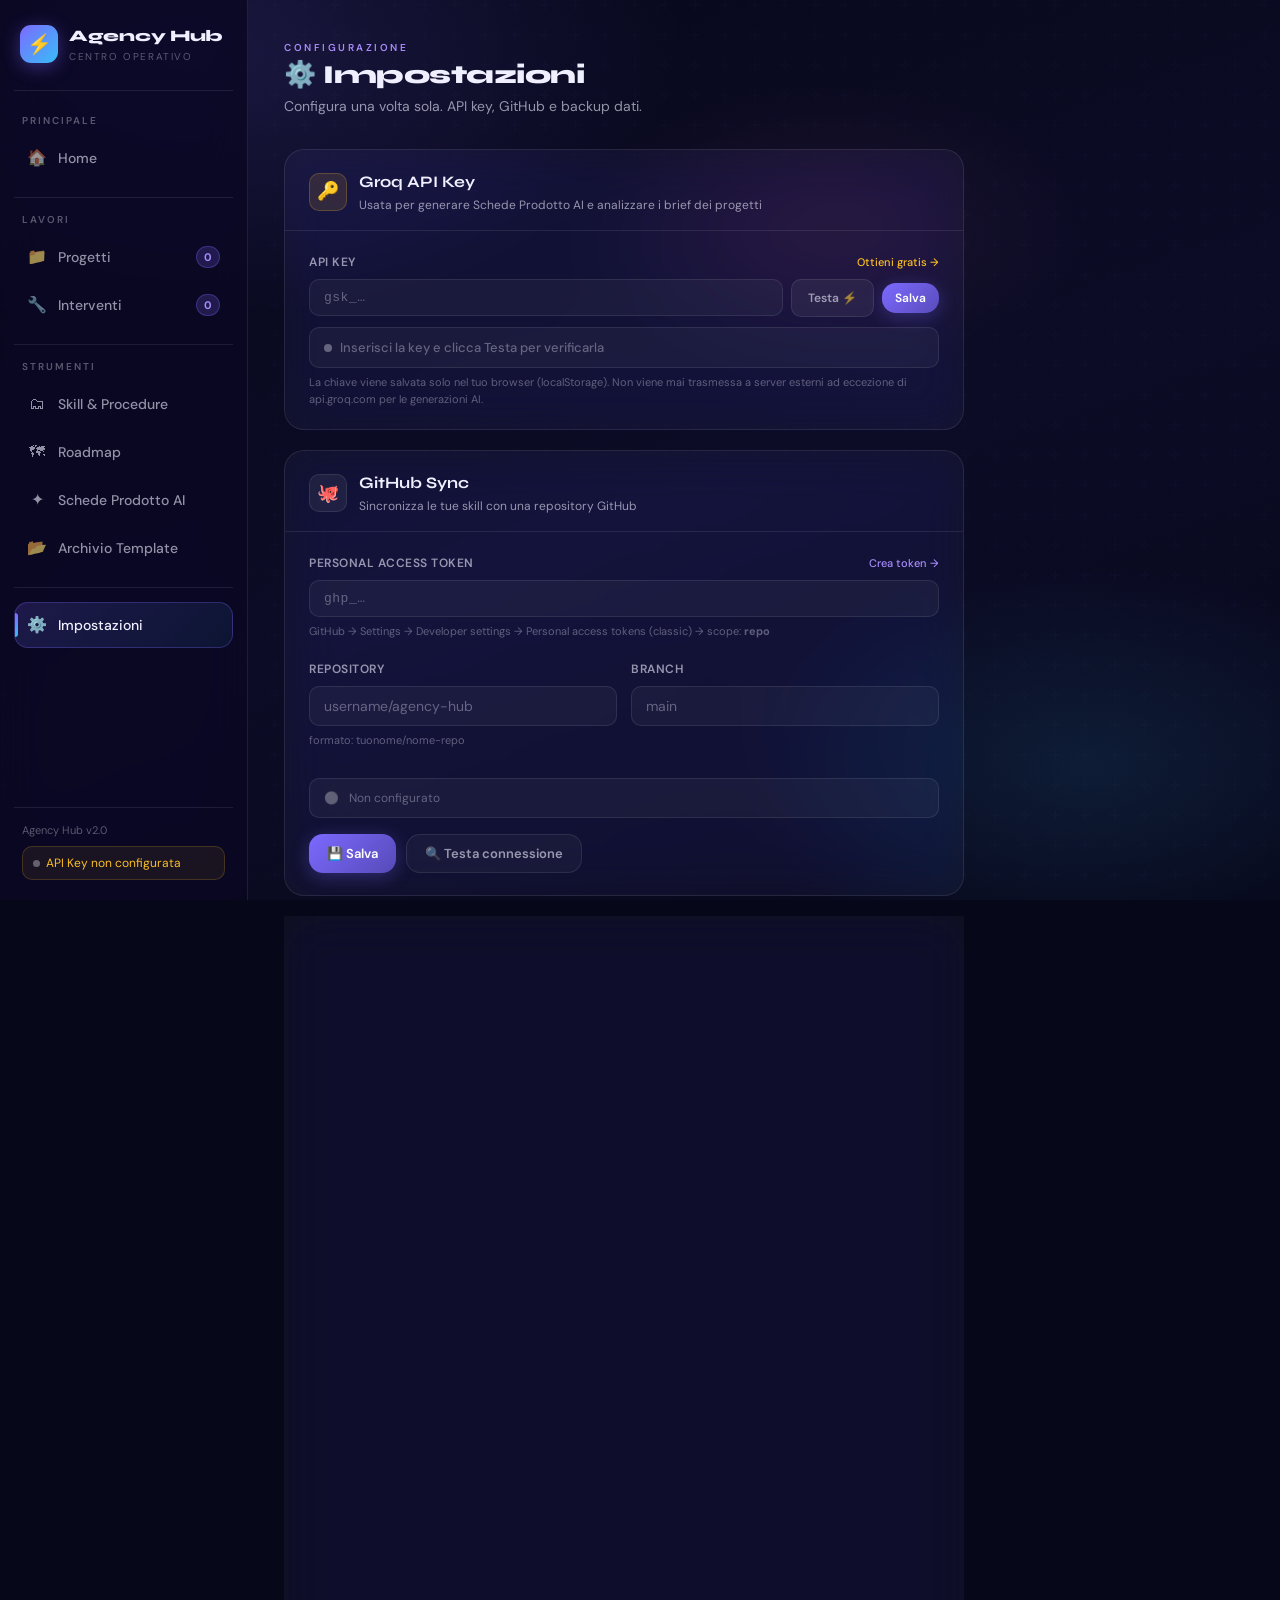
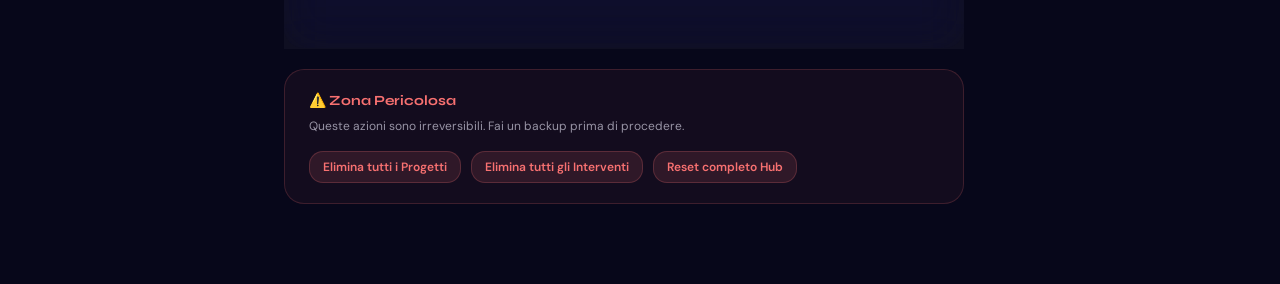
<file: impostazioni/index.html>
<!DOCTYPE html>
<html lang="it">
<head>
<meta charset="UTF-8"/>
<meta name="viewport" content="width=device-width, initial-scale=1.0"/>
<title>Impostazioni — Agency Hub</title>
<link rel="stylesheet" href="../assets/css/base.css"/>
<style>
.settings-layout {
  max-width: 680px;
}

/* section card */
.settings-section {
  background: var(--glass-fill);
  backdrop-filter: var(--glass-blur); -webkit-backdrop-filter: var(--glass-blur);
  border: 1px solid var(--glass-border);
  border-radius: var(--r-xl);
  overflow: hidden;
  margin-bottom: 20px;
}
.settings-section-header {
  padding: 20px 24px 16px;
  border-bottom: 1px solid var(--glass-border);
  display: flex; align-items: center; gap: 12px;
}
.settings-section-icon {
  width: 38px; height: 38px; border-radius: var(--r-md); flex-shrink: 0;
  display: flex; align-items: center; justify-content: center; font-size: 18px;
}
.settings-section-title { font-family:'Syne',sans-serif; font-weight:700; font-size:16px; }
.settings-section-sub { font-size:12px; color:var(--text-60); margin-top:2px; }
.settings-section-body { padding: 22px 24px; }

/* field row */
.settings-field { margin-bottom: 20px; }
.settings-field:last-child { margin-bottom: 0; }
.settings-field-label {
  display: flex; align-items: center; justify-content: space-between;
  font-size: 12px; font-weight: 600; letter-spacing: 0.5px; text-transform: uppercase;
  color: var(--text-60); margin-bottom: 8px;
}
.settings-field-hint { font-size: 11px; color: var(--text-35); margin-top: 6px; line-height: 1.5; }

/* api key input row */
.api-input-row {
  display: flex; align-items: center; gap: 8px;
}
.api-input-row .form-input { flex: 1; font-family: 'DM Mono', 'Courier New', monospace; font-size: 13px; letter-spacing: 0.5px; }
.api-test-btn {
  padding: 10px 16px; border-radius: var(--r-md); font-size: 12px; font-weight: 600;
  background: rgba(255,255,255,0.06); border: 1px solid var(--glass-border);
  color: var(--text-60); cursor: pointer; white-space: nowrap; transition: all var(--transition); flex-shrink: 0;
}
.api-test-btn:hover { background: var(--glass-fill-md); color: var(--text-100); }

/* status indicator */
.api-status {
  display: flex; align-items: center; gap: 8px;
  padding: 10px 14px; border-radius: var(--r-md);
  font-size: 13px; font-weight: 500; margin-top: 10px;
  transition: all var(--transition);
}
.api-status.ok   { background: rgba(52,211,153,0.10); border: 1px solid rgba(52,211,153,0.22); color: var(--accent-green); }
.api-status.err  { background: rgba(248,113,113,0.10); border: 1px solid rgba(248,113,113,0.22); color: #f87171; }
.api-status.idle { background: rgba(255,255,255,0.04); border: 1px solid var(--glass-border); color: var(--text-35); }
.api-status-dot  { width: 8px; height: 8px; border-radius: 50%; flex-shrink: 0; }
.api-status.ok  .api-status-dot  { background: var(--accent-green); box-shadow: 0 0 6px var(--accent-green); }
.api-status.err .api-status-dot  { background: #f87171; }
.api-status.idle .api-status-dot { background: var(--text-35); }

/* github row */
.github-status {
  display: flex; align-items: center; gap: 10px;
  padding: 10px 14px; border-radius: var(--r-md);
  font-size: 12px; margin-top: 10px;
  background: rgba(255,255,255,0.04); border: 1px solid var(--glass-border); color: var(--text-35);
}
.github-status.connected { background: rgba(52,211,153,0.08); border-color: rgba(52,211,153,0.2); color: var(--accent-green); }

/* data grid */
.data-grid { display: grid; grid-template-columns: 1fr 1fr; gap: 12px; }
.data-card {
  background: rgba(255,255,255,0.03); border: 1px solid var(--glass-border);
  border-radius: var(--r-lg); padding: 18px;
  display: flex; flex-direction: column; gap: 8px;
}
.data-card-icon  { font-size: 22px; }
.data-card-title { font-family: 'Syne', sans-serif; font-weight: 700; font-size: 14px; }
.data-card-sub   { font-size: 12px; color: var(--text-60); line-height: 1.5; }
.data-card-stats { font-size: 11px; color: var(--text-35); }

/* divider */
.settings-divider { height: 1px; background: var(--glass-border); margin: 18px 0; }

/* danger zone */
.danger-zone {
  background: rgba(248,113,113,0.05); border: 1px solid rgba(248,113,113,0.18);
  border-radius: var(--r-xl); padding: 20px 24px; margin-top: 20px;
}
.danger-zone-title { font-family: 'Syne', sans-serif; font-weight: 700; font-size: 14px; color: #f87171; margin-bottom: 6px; }
.danger-zone-sub { font-size: 12px; color: var(--text-60); margin-bottom: 16px; line-height: 1.5; }

@media(max-width:600px) { .data-grid { grid-template-columns: 1fr; } .api-input-row { flex-direction: column; align-items: stretch; } }
</style>
</head>
<body>
<div class="bg-mesh"></div>

<!-- SIDEBAR -->
<aside class="sidebar" id="sidebar">
  <div class="sidebar-logo"><div class="sidebar-logo-icon">⚡</div><div><div class="sidebar-logo-name">Agency Hub</div><div class="sidebar-logo-sub">Centro Operativo</div></div></div>
  <div class="sidebar-section-label">Principale</div>
  <a class="nav-item" href="../index.html"><span class="nav-icon">🏠</span><span class="nav-label">Home</span></a>
  <div class="sidebar-sep"></div>
  <div class="sidebar-section-label">Lavori</div>
  <a class="nav-item" href="../progetti/index.html"><span class="nav-icon">📁</span><span class="nav-label">Progetti</span><span class="nav-badge" id="sb-badge-progetti">0</span></a>
  <a class="nav-item" href="../interventi/index.html"><span class="nav-icon">🔧</span><span class="nav-label">Interventi</span><span class="nav-badge" id="sb-badge-interventi">0</span></a>
  <div class="sidebar-sep"></div>
  <div class="sidebar-section-label">Strumenti</div>
  <a class="nav-item" href="../dashboard/index.html"><span class="nav-icon">🗂</span><span class="nav-label">Skill & Procedure</span></a>
  <a class="nav-item" href="../roadmap/index.html"><span class="nav-icon">🗺</span><span class="nav-label">Roadmap</span></a>
  <a class="nav-item" href="../schede-prodotto/index.html"><span class="nav-icon">✦</span><span class="nav-label">Schede Prodotto AI</span></a>
  <a class="nav-item" href="../archivio/index.html"><span class="nav-icon">📂</span><span class="nav-label">Archivio Template</span></a>
  <div class="sidebar-sep"></div>
  <a class="nav-item active" href="index.html"><span class="nav-icon">⚙️</span><span class="nav-label">Impostazioni</span></a>
  <div class="sidebar-footer"><div class="sidebar-footer-ver">Agency Hub v2.0</div><div class="sidebar-footer-api" id="sb-api-row" style="cursor:default;"><span class="sidebar-footer-api-dot off" id="sb-api-dot"></span><span id="sb-api-label">API Key non configurata</span></div></div>
</aside>
<div class="sidebar-overlay" id="sidebar-overlay" onclick="sidebarClose()"></div>
<div class="topbar"><div class="topbar-logo"><div class="topbar-logo-icon">⚡</div>Agency Hub</div><button class="hamburger" onclick="sidebarToggle()">☰</button></div>
<div class="bottom-nav"><div class="bottom-nav-inner">
  <button class="bnav-item" onclick="location.href='../index.html'"><span class="bicon">🏠</span>Home</button>
  <button class="bnav-item" onclick="location.href='../progetti/index.html'"><span class="bicon">📁</span>Progetti</button>
  <button class="bnav-item" onclick="location.href='../interventi/index.html'"><span class="bicon">🔧</span>Interventi</button>
  <button class="bnav-item" onclick="location.href='../schede-prodotto/index.html'"><span class="bicon">✦</span>Schede</button>
  <button class="bnav-item active"><span class="bicon">⚙️</span>Settings</button>
</div></div>

<main class="main-content">
  <div class="page-header">
    <div class="page-eyebrow">Configurazione</div>
    <div class="page-title">⚙️ Impostazioni</div>
    <div class="page-sub">Configura una volta sola. API key, GitHub e backup dati.</div>
  </div>

  <div class="settings-layout">

    <!-- ── GROQ API ── -->
    <div class="settings-section">
      <div class="settings-section-header">
        <div class="settings-section-icon" style="background:rgba(251,191,36,0.12); border:1px solid rgba(251,191,36,0.22);">🔑</div>
        <div>
          <div class="settings-section-title">Groq API Key</div>
          <div class="settings-section-sub">Usata per generare Schede Prodotto AI e analizzare i brief dei progetti</div>
        </div>
      </div>
      <div class="settings-section-body">
        <div class="settings-field">
          <div class="settings-field-label">
            API Key
            <a href="https://console.groq.com/keys" target="_blank" style="font-size:11px;color:var(--accent-gold);text-transform:none;letter-spacing:0;font-weight:500;">Ottieni gratis →</a>
          </div>
          <div class="api-input-row">
            <input class="form-input" type="password" id="groq-key" placeholder="gsk_…" oninput="onGroqKeyChange()"/>
            <button class="api-test-btn" onclick="testGroqKey()">Testa ⚡</button>
            <button class="btn btn-primary btn-sm" onclick="saveGroqKey()">Salva</button>
          </div>
          <div class="api-status idle" id="groq-status">
            <div class="api-status-dot"></div>
            <span id="groq-status-text">Inserisci la key e clicca Testa per verificarla</span>
          </div>
          <div class="settings-field-hint">
            La chiave viene salvata solo nel tuo browser (localStorage). Non viene mai trasmessa a server esterni ad eccezione di api.groq.com per le generazioni AI.
          </div>
        </div>
      </div>
    </div>

    <!-- ── GITHUB ── -->
    <div class="settings-section">
      <div class="settings-section-header">
        <div class="settings-section-icon" style="background:rgba(255,255,255,0.06); border:1px solid var(--glass-border);">🐙</div>
        <div>
          <div class="settings-section-title">GitHub Sync</div>
          <div class="settings-section-sub">Sincronizza le tue skill con una repository GitHub</div>
        </div>
      </div>
      <div class="settings-section-body">
        <div class="settings-field">
          <div class="settings-field-label">
            Personal Access Token
            <a href="https://github.com/settings/tokens/new?scopes=repo&description=AgencyHub" target="_blank" style="font-size:11px;color:var(--accent-violet-soft);text-transform:none;letter-spacing:0;font-weight:500;">Crea token →</a>
          </div>
          <div class="api-input-row">
            <input class="form-input" type="password" id="gh-token" placeholder="ghp_…"/>
          </div>
          <div class="settings-field-hint">
            GitHub → Settings → Developer settings → Personal access tokens (classic) → scope: <strong>repo</strong>
          </div>
        </div>

        <div class="form-row">
          <div class="settings-field">
            <div class="settings-field-label">Repository</div>
            <input class="form-input" type="text" id="gh-repo" placeholder="username/agency-hub"/>
            <div class="settings-field-hint">formato: tuonome/nome-repo</div>
          </div>
          <div class="settings-field">
            <div class="settings-field-label">Branch</div>
            <input class="form-input" type="text" id="gh-branch" placeholder="main"/>
          </div>
        </div>

        <div class="github-status idle" id="gh-status">
          <span>⚪</span> <span id="gh-status-text">Non configurato</span>
        </div>

        <div style="display:flex; gap:10px; margin-top:16px; flex-wrap:wrap;">
          <button class="btn btn-primary" onclick="saveGitHub()">💾 Salva</button>
          <button class="btn btn-ghost" onclick="testGitHub()">🔍 Testa connessione</button>
          <button class="btn btn-ghost" onclick="manualSync()" id="btn-manual-sync" style="display:none;">⟳ Sync ora</button>
        </div>

        <div id="last-sync-row" style="display:none;margin-top:10px;font-size:11px;color:var(--text-35);">
          Ultima sincronizzazione: <span id="last-sync-time">—</span>
        </div>
      </div>
    </div>

    <!-- ── DATI ── -->
    <div class="settings-section">
      <div class="settings-section-header">
        <div class="settings-section-icon" style="background:rgba(56,189,248,0.10); border:1px solid rgba(56,189,248,0.22);">💾</div>
        <div>
          <div class="settings-section-title">Backup & Ripristino Dati</div>
          <div class="settings-section-sub">Esporta tutto in un file JSON. Importa per ripristinare su un altro browser o device.</div>
        </div>
      </div>
      <div class="settings-section-body">

        <!-- stats -->
        <div class="data-grid" style="margin-bottom:20px;">
          <div class="data-card">
            <div class="data-card-icon">📁</div>
            <div class="data-card-title">Progetti</div>
            <div class="data-card-sub">Schede, brief estratti, link e checklist</div>
            <div class="data-card-stats" id="stat-progetti">0 progetti</div>
          </div>
          <div class="data-card">
            <div class="data-card-icon">🔧</div>
            <div class="data-card-title">Interventi</div>
            <div class="data-card-sub">Log completo modifiche e manutenzioni</div>
            <div class="data-card-stats" id="stat-interventi">0 interventi</div>
          </div>
          <div class="data-card">
            <div class="data-card-icon">🗂</div>
            <div class="data-card-title">Skill & Archivio</div>
            <div class="data-card-sub">Procedure, template, prompt AI</div>
            <div class="data-card-stats" id="stat-skill-arch">0 skill · 0 template</div>
          </div>
          <div class="data-card">
            <div class="data-card-icon">⚡</div>
            <div class="data-card-title">Attività</div>
            <div class="data-card-sub">Log attività e statistiche uso</div>
            <div class="data-card-stats" id="stat-activity">0 voci</div>
          </div>
        </div>

        <div class="settings-divider"></div>

        <!-- export -->
        <div style="margin-bottom:18px;">
          <div style="font-family:'Syne',sans-serif;font-weight:700;font-size:14px;margin-bottom:6px;">⬇ Esporta Backup</div>
          <div style="font-size:13px;color:var(--text-60);margin-bottom:12px;line-height:1.6;">
            Scarica un file JSON con tutti i tuoi dati: progetti, interventi, skill, archivio, roadmap e impostazioni. Tienilo al sicuro.
          </div>
          <button class="btn btn-primary" onclick="exportData()">⬇ Scarica backup.json</button>
        </div>

        <div class="settings-divider"></div>

        <!-- import -->
        <div>
          <div style="font-family:'Syne',sans-serif;font-weight:700;font-size:14px;margin-bottom:6px;">⬆ Importa Backup</div>
          <div style="font-size:13px;color:var(--text-60);margin-bottom:12px;line-height:1.6;">
            Ripristina da un backup precedente. <strong style="color:#f87171;">Attenzione:</strong> sovrascrive tutti i dati attuali.
          </div>
          <div style="display:flex;gap:10px;align-items:center;flex-wrap:wrap;">
            <button class="btn btn-ghost" onclick="document.getElementById('import-file').click()">⬆ Scegli file .json</button>
            <input type="file" id="import-file" accept=".json" style="display:none" onchange="importData(this)"/>
            <span style="font-size:12px;color:var(--text-35);" id="import-status"></span>
          </div>
        </div>

      </div>
    </div>

    <!-- DANGER ZONE -->
    <div class="danger-zone">
      <div class="danger-zone-title">⚠️ Zona Pericolosa</div>
      <div class="danger-zone-sub">Queste azioni sono irreversibili. Fai un backup prima di procedere.</div>
      <div style="display:flex;gap:10px;flex-wrap:wrap;">
        <button class="btn btn-danger btn-sm" onclick="clearSection('progetti')">Elimina tutti i Progetti</button>
        <button class="btn btn-danger btn-sm" onclick="clearSection('interventi')">Elimina tutti gli Interventi</button>
        <button class="btn btn-danger btn-sm" onclick="clearAll()">Reset completo Hub</button>
      </div>
    </div>

  </div>
</main>

<script src="../assets/js/github-sync.js"></script>
<script src="../assets/js/core.js"></script>
<script>
// ── INIT ─────────────────────────────────────────────────
(function init() {
  // Carica key salvata
  const groqKey = store.get('hub_groq_key', '');
  if (groqKey) {
    document.getElementById('groq-key').value = groqKey;
    setGroqStatus('ok', 'API Key configurata e salvata');
  }

  // Carica GitHub
  const gh = store.get('hub_github', {});
  if (gh.token)  document.getElementById('gh-token').value  = gh.token;
  if (gh.repo)   document.getElementById('gh-repo').value   = gh.repo;
  if (gh.branch) document.getElementById('gh-branch').value = gh.branch || 'main';
  if (gh.token && gh.repo) {
    document.getElementById('gh-status').className = 'github-status connected';
    document.getElementById('gh-status-text').textContent = 'Configurato: ' + gh.repo + ' (' + (gh.branch||'main') + ')';
    document.getElementById('btn-manual-sync').style.display = 'inline-flex';
    document.getElementById('last-sync-row').style.display = 'block';
    document.getElementById('last-sync-time').textContent = GitHubSync.getLastSync();
  }

  // Stats
  const progetti   = store.get('hub_progetti', []);
  const interventi = store.get('hub_interventi', []);
  const skills     = store.get('hub_skills', []);
  const archivio   = store.get('hub_archivio', []);
  const activity   = store.get('hub_activity', []);

  document.getElementById('stat-progetti').textContent   = progetti.length + ' progetti';
  document.getElementById('stat-interventi').textContent = interventi.length + ' interventi';
  document.getElementById('stat-skill-arch').textContent = skills.length + ' skill · ' + archivio.length + ' template';
  document.getElementById('stat-activity').textContent   = activity.length + ' voci';

  // Sidebar badges
  document.getElementById('sb-badge-progetti').textContent   = progetti.filter(p=>p.status!=='completato').length;
  document.getElementById('sb-badge-interventi').textContent = interventi.filter(i=>i.status!=='done').length;
  if (groqKey) { document.getElementById('sb-api-dot').classList.remove('off'); document.getElementById('sb-api-label').textContent = 'Groq API configurata'; }
})();

// ── GROQ ─────────────────────────────────────────────────
function onGroqKeyChange() {
  setGroqStatus('idle', 'Clicca Testa per verificare la key');
}

function saveGroqKey() {
  const key = document.getElementById('groq-key').value.trim();
  if (!key) { toast('Inserisci una API Key!', 'err'); return; }
  store.set('hub_groq_key', key);
  setGroqStatus('ok', 'API Key salvata ✓');
  document.getElementById('sb-api-dot').classList.remove('off');
  document.getElementById('sb-api-label').textContent = 'Groq API configurata';
  toast('API Key salvata!', 'ok');
}

async function testGroqKey() {
  const key = document.getElementById('groq-key').value.trim();
  if (!key) { toast('Inserisci prima la API Key!', 'err'); return; }

  setGroqStatus('idle', 'Test in corso…');
  document.querySelector('.api-test-btn').textContent = '…';

  try {
    const res = await fetch('https://api.groq.com/openai/v1/chat/completions', {
      method: 'POST',
      headers: { 'Content-Type': 'application/json', 'Authorization': 'Bearer ' + key },
      body: JSON.stringify({
        model: 'llama-3.3-70b-versatile',
        messages: [{ role: 'user', content: 'Rispondi solo: OK' }],
        max_tokens: 5
      })
    });
    const data = await res.json();
    if (data.error) throw new Error(data.error.message);

    setGroqStatus('ok', 'Connessione riuscita — API Key valida ✓');
    store.set('hub_groq_key', key);
    document.getElementById('sb-api-dot').classList.remove('off');
    document.getElementById('sb-api-label').textContent = 'Groq API configurata';
    toast('API Key valida! ✓', 'ok');
  } catch(e) {
    setGroqStatus('err', 'Errore: ' + e.message);
    toast('Chiave non valida', 'err');
  }

  document.querySelector('.api-test-btn').textContent = 'Testa ⚡';
}

function setGroqStatus(type, msg) {
  const el = document.getElementById('groq-status');
  el.className = 'api-status ' + type;
  document.getElementById('groq-status-text').textContent = msg;
}

// ── GITHUB ───────────────────────────────────────────────
function saveGitHub() {
  const token  = document.getElementById('gh-token').value.trim();
  const repo   = document.getElementById('gh-repo').value.trim();
  const branch = document.getElementById('gh-branch').value.trim() || 'main';

  if (!token || !repo) { toast('Inserisci token e nome repository!', 'err'); return; }

  store.set('hub_github', { token, repo, branch });
  document.getElementById('gh-status').className = 'github-status connected';
  document.getElementById('gh-status-text').textContent = 'Configurato: ' + repo + ' (' + branch + ')';
  document.getElementById('btn-manual-sync').style.display = 'inline-flex';
  document.getElementById('last-sync-row').style.display = 'block';
  document.getElementById('last-sync-time').textContent = GitHubSync.getLastSync();
  toast('GitHub salvato! Clicca "Testa connessione" per verificare.', 'ok');
}

async function testGitHub() {
  const token  = document.getElementById('gh-token').value.trim();
  const repo   = document.getElementById('gh-repo').value.trim();
  const branch = document.getElementById('gh-branch').value.trim() || 'main';
  if (!token || !repo) { toast('Inserisci token e repo prima!', 'err'); return; }

  document.getElementById('gh-status-text').textContent = 'Test in corso…';

  // Salva temporaneamente per usare GitHubSync
  store.set('hub_github', { token, repo, branch });

  try {
    const info = await GitHubSync.testConnection();
    const statusEl = document.getElementById('gh-status');
    statusEl.className = 'github-status connected';
    document.getElementById('gh-status-text').textContent =
      `✓ Connesso: ${info.name} ${info.private ? '🔒 Privata' : '🌐 Pubblica'} · branch: ${info.branch}`;
    document.getElementById('btn-manual-sync').style.display = 'inline-flex';
    document.getElementById('last-sync-row').style.display = 'block';
    document.getElementById('last-sync-time').textContent = GitHubSync.getLastSync();

    // Init data folder on first connection
    await GitHubSync.initDataFolder();
    toast('GitHub connesso! ✓', 'ok');
  } catch(e) {
    document.getElementById('gh-status').className = 'github-status';
    document.getElementById('gh-status-text').textContent = '✕ ' + e.message;
    toast('Connessione fallita: ' + e.message, 'err');
  }
}

async function manualSync() {
  const btn = document.getElementById('btn-manual-sync');
  btn.textContent = '⟳ Sincronizzazione…';
  btn.style.opacity = '.6';
  try {
    await GitHubSync.pushAll();
    document.getElementById('last-sync-time').textContent = GitHubSync.getLastSync();
  } finally {
    btn.textContent = '⟳ Sync ora';
    btn.style.opacity = '';
  }
}

// ── EXPORT ───────────────────────────────────────────────
function exportData() {
  const backup = {
    version:    '2.0',
    exportedAt: new Date().toISOString(),
    data: {
      hub_progetti:   store.get('hub_progetti',   []),
      hub_interventi: store.get('hub_interventi', []),
      hub_skills:     store.get('hub_skills',     []),
      hub_archivio:   store.get('hub_archivio',   []),
      hub_roadmap:    store.get('hub_roadmap',     null),
      hub_activity:   store.get('hub_activity',   []),
      hub_stats:      store.get('hub_stats',       {}),
    }
    // Note: API key e token GitHub NON vengono esportati per sicurezza
  };

  const json     = JSON.stringify(backup, null, 2);
  const date     = new Date().toLocaleDateString('it').replace(/\//g,'-');
  downloadFile(`agency-hub-backup-${date}.json`, json, 'application/json');
  toast('Backup esportato!', 'ok');
  logActivity('💾', 'Backup dati esportato');
}

// ── IMPORT ───────────────────────────────────────────────
function importData(input) {
  const file = input.files[0]; if (!file) return;

  if (!confirm('Importare questo backup? Tutti i dati attuali verranno sostituiti.')) {
    input.value = ''; return;
  }

  const reader = new FileReader();
  reader.onload = e => {
    try {
      const backup = JSON.parse(e.target.result);
      if (!backup.data) throw new Error('File non valido — struttura non riconosciuta');

      // Ripristina tutti i dati
      const d = backup.data;
      if (d.hub_progetti)   store.set('hub_progetti',   d.hub_progetti);
      if (d.hub_interventi) store.set('hub_interventi', d.hub_interventi);
      if (d.hub_skills)     store.set('hub_skills',     d.hub_skills);
      if (d.hub_archivio)   store.set('hub_archivio',   d.hub_archivio);
      if (d.hub_roadmap)    store.set('hub_roadmap',    d.hub_roadmap);
      if (d.hub_activity)   store.set('hub_activity',   d.hub_activity);
      if (d.hub_stats)      store.set('hub_stats',      d.hub_stats);

      const exported = backup.exportedAt ? new Date(backup.exportedAt).toLocaleDateString('it') : 'data sconosciuta';
      document.getElementById('import-status').textContent = '✓ Importato (backup del ' + exported + ')';
      document.getElementById('import-status').style.color = 'var(--accent-green)';
      toast('Backup importato con successo!', 'ok');

      // Ricarica stats
      setTimeout(() => location.reload(), 1200);
    } catch(err) {
      document.getElementById('import-status').textContent = '✕ ' + err.message;
      document.getElementById('import-status').style.color = '#f87171';
      toast('Import fallito: ' + err.message, 'err');
    }
  };
  reader.readAsText(file);
}

// ── RESET ────────────────────────────────────────────────
async function clearSection(key) {
  const labels = { progetti: 'tutti i Progetti', interventi: 'tutti gli Interventi' };
  if (!confirm('Eliminare ' + labels[key] + '? Questa azione è irreversibile.')) return;
  store.set('hub_' + key, []);
  if (typeof GitHubSync !== 'undefined' && GitHubSync.isConfigured()) {
    await GitHubSync.pushKey('hub_' + key).catch(() => {});
  }
  toast(labels[key] + ' eliminati', 'info');
  setTimeout(() => location.reload(), 800);
}

function clearAll() {
  if (!confirm('ATTENZIONE: eliminare TUTTI i dati dell\'hub?\n\nProggetti, interventi, skill, archivio e roadmap saranno cancellati.\n\nHai fatto un backup?')) return;
  if (!confirm('Sei sicuro? Non si torna indietro.')) return;
  const keysToReset = ['hub_progetti','hub_interventi','hub_skills','hub_archivio','hub_roadmap','hub_activity','hub_stats'];
  keysToReset.forEach(k => store.set(k, []));
  if (typeof GitHubSync !== 'undefined' && GitHubSync.isConfigured()) {
    GitHubSync.pushAll().catch(() => {});
  }
  keysToReset.forEach(k => store.remove(k));
  toast('Hub resettato', 'info');
  setTimeout(() => location.href = '../index.html', 1000);
}

// ── UTILS ─────────────────────────────────────────────────
function logActivity(icon, text) {
  const acts = store.get('hub_activity',[]);
  acts.unshift({ icon, text, time: new Date().toLocaleTimeString('it',{hour:'2-digit',minute:'2-digit'}) });
  store.set('hub_activity', acts.slice(0,20));
}

  // Update sync indicator
  (function() {
    const ind = document.getElementById('sync-indicator');
    if (!ind) return;
    if (typeof GitHubSync !== 'undefined' && GitHubSync.isConfigured()) {
      const last = GitHubSync.getLastSync();
      ind.className = 'sync-indicator sync-ok';
      ind.textContent = last === 'Mai sincronizzato' ? 'GitHub configurato' : 'Sync · ' + last;
    }
  })();
</script>
</body>
</html>
</file>
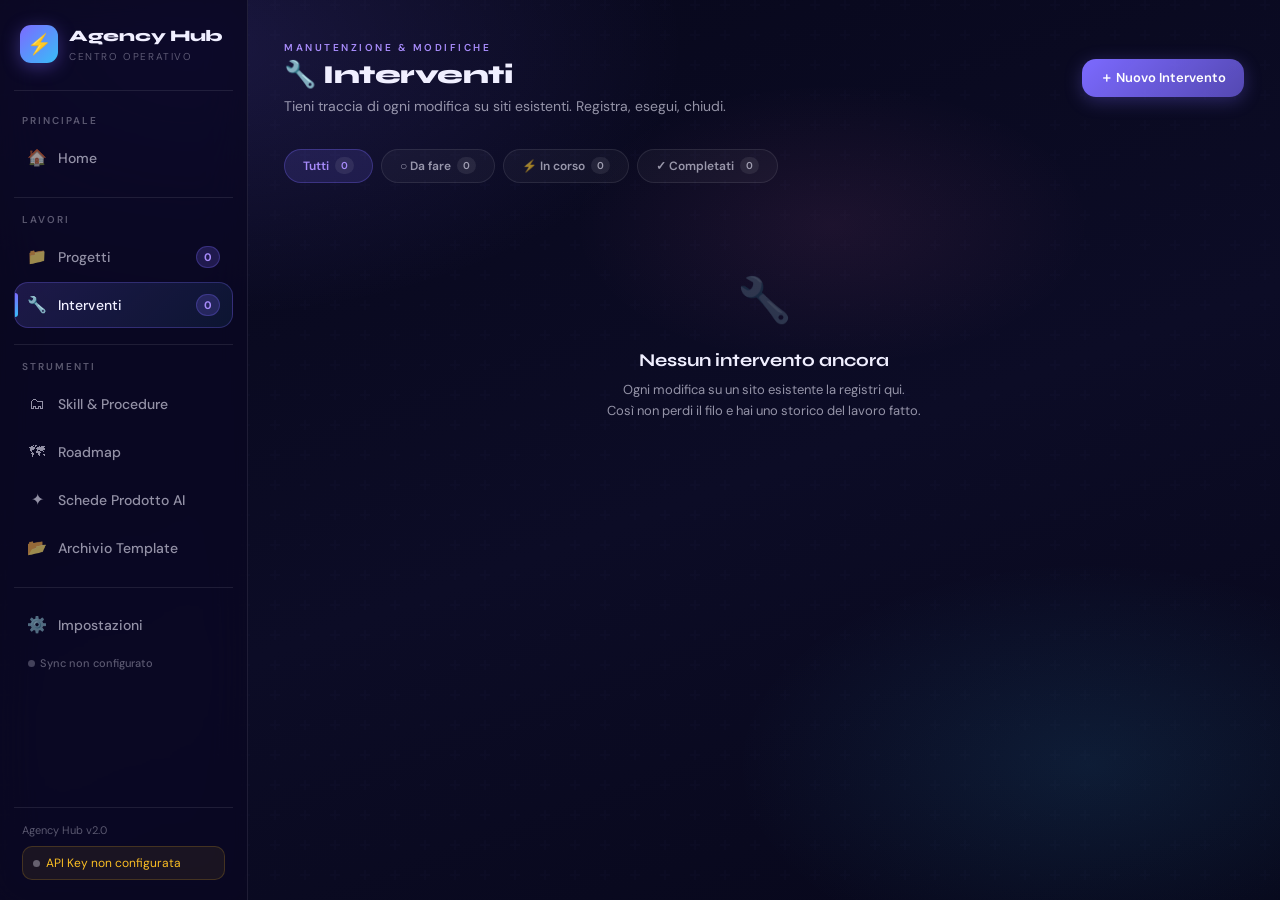
<file: interventi/index.html>
<!DOCTYPE html>
<html lang="it">
<head>
<meta charset="UTF-8"/>
<meta name="viewport" content="width=device-width, initial-scale=1.0"/>
<title>Interventi — Agency Hub</title>
<link rel="stylesheet" href="../assets/css/base.css"/>
<style>
/* status tabs */
.status-tabs { display:flex; gap:8px; margin-bottom:24px; flex-wrap:wrap; }
.stab { padding:7px 18px; border-radius:20px; font-size:12px; font-weight:600; cursor:pointer; border:1px solid var(--glass-border); background:var(--glass-fill); color:var(--text-60); transition:all var(--transition); display:flex; align-items:center; gap:6px; }
.stab.active-todo   { background:rgba(255,255,255,0.08); color:var(--text-100); border-color:var(--glass-border-hover); }
.stab.active-doing  { background:rgba(251,191,36,0.15); color:var(--accent-gold); border-color:rgba(251,191,36,0.3); }
.stab.active-done   { background:rgba(52,211,153,0.12); color:var(--accent-green); border-color:rgba(52,211,153,0.25); }
.stab.active-tutti  { background:rgba(124,106,255,0.15); color:var(--accent-violet-soft); border-color:rgba(124,106,255,0.3); }
.stab-count { font-size:10px; padding:1px 6px; border-radius:20px; background:rgba(255,255,255,0.08); }

/* kanban-like list */
.int-list { display:flex; flex-direction:column; gap:10px; }

.int-card {
  background:var(--glass-fill); border:1px solid var(--glass-border);
  border-radius:var(--r-xl); padding:18px 20px;
  backdrop-filter:var(--glass-blur); -webkit-backdrop-filter:var(--glass-blur);
  transition:all var(--transition); display:flex; gap:16px; align-items:flex-start;
  position:relative; overflow:hidden;
}
.int-card::before { content:''; position:absolute; left:0; top:0; bottom:0; width:3px; background:var(--int-color); border-radius:var(--r-xl) 0 0 var(--r-xl); }
.int-card:hover { border-color:var(--glass-border-hover); transform:translateX(3px); }

.int-card-status-col { display:flex; flex-direction:column; align-items:center; gap:6px; flex-shrink:0; padding-top:2px; }
.int-status-icon { width:34px; height:34px; border-radius:50%; display:flex; align-items:center; justify-content:center; font-size:14px; border:2px solid; flex-shrink:0; cursor:pointer; transition:all var(--transition); }
.int-status-icon.todo  { border-color:var(--glass-border); color:var(--text-35); background:rgba(255,255,255,0.04); }
.int-status-icon.doing { border-color:var(--accent-gold); color:var(--accent-gold); background:rgba(251,191,36,0.10); box-shadow:0 0 10px rgba(251,191,36,0.2); }
.int-status-icon.done  { border-color:var(--accent-green); color:var(--accent-green); background:rgba(52,211,153,0.10); }
.int-status-icon:hover { transform:scale(1.1); }

.int-card-body { flex:1; min-width:0; }
.int-card-top { display:flex; align-items:flex-start; justify-content:space-between; gap:10px; margin-bottom:6px; }
.int-card-title { font-family:'Syne',sans-serif; font-weight:700; font-size:15px; line-height:1.3; }
.int-card-actions { display:flex; gap:5px; flex-shrink:0; }
.int-action-btn { background:none; border:1px solid var(--glass-border); color:var(--text-35); padding:4px 8px; border-radius:var(--r-sm); font-size:11px; cursor:pointer; transition:all var(--transition); }
.int-action-btn:hover { background:var(--glass-fill-md); color:var(--text-100); }
.int-action-btn.danger:hover { background:rgba(248,113,113,0.12); color:#f87171; border-color:rgba(248,113,113,0.25); }

.int-card-client { display:inline-flex; align-items:center; gap:5px; font-size:12px; color:var(--accent-violet-soft); font-weight:600; margin-bottom:8px; }
.int-card-desc { font-size:13px; color:var(--text-60); line-height:1.6; margin-bottom:10px; }
.int-card-meta { display:flex; gap:10px; flex-wrap:wrap; align-items:center; }
.int-meta-item { font-size:11px; color:var(--text-35); display:flex; align-items:center; gap:4px; }
.int-type-tag { font-size:11px; padding:3px 9px; border-radius:20px; font-weight:600; }

/* status colors */
.int-card[data-status="todo"]  { --int-color: var(--text-35); }
.int-card[data-status="doing"] { --int-color: var(--accent-gold); }
.int-card[data-status="done"]  { --int-color: var(--accent-green); }

/* type tag colors */
.type-modifica   { background:rgba(124,106,255,0.14); color:var(--accent-violet-soft); border:1px solid rgba(124,106,255,0.22); }
.type-aggiornamento { background:rgba(56,189,248,0.12); color:var(--accent-cyan); border:1px solid rgba(56,189,248,0.22); }
.type-bug        { background:rgba(248,113,113,0.12); color:#f87171; border:1px solid rgba(248,113,113,0.22); }
.type-contenuto  { background:rgba(52,211,153,0.12); color:var(--accent-green); border:1px solid rgba(52,211,153,0.22); }
.type-seo        { background:rgba(251,191,36,0.12); color:var(--accent-gold); border:1px solid rgba(251,191,36,0.22); }
.type-altro      { background:rgba(255,255,255,0.07); color:var(--text-60); border:1px solid var(--glass-border); }

/* empty */
.empty { text-align:center; padding:60px 20px; }
.empty-icon { font-size:44px; margin-bottom:14px; opacity:.25; }
.empty-title { font-family:'Syne',sans-serif; font-size:18px; font-weight:700; margin-bottom:6px; }
.empty-sub { font-size:13px; color:var(--text-60); line-height:1.6; }

/* modal */
.modal-md { max-width:500px; }

@media(max-width:600px){ .int-card { flex-direction:column; gap:12px; } .int-card-status-col { flex-direction:row; } }
</style>
</head>
<body>
<div class="bg-mesh"></div>

<!-- SIDEBAR -->
<aside class="sidebar" id="sidebar">
  <div class="sidebar-logo"><div class="sidebar-logo-icon">⚡</div><div><div class="sidebar-logo-name">Agency Hub</div><div class="sidebar-logo-sub">Centro Operativo</div></div></div>
  <div class="sidebar-section-label">Principale</div>
  <a class="nav-item" href="../index.html"><span class="nav-icon">🏠</span><span class="nav-label">Home</span></a>
  <div class="sidebar-sep"></div>
  <div class="sidebar-section-label">Lavori</div>
  <a class="nav-item" href="../progetti/index.html"><span class="nav-icon">📁</span><span class="nav-label">Progetti</span><span class="nav-badge" id="sb-badge-progetti">0</span></a>
  <a class="nav-item active" href="index.html"><span class="nav-icon">🔧</span><span class="nav-label">Interventi</span><span class="nav-badge" id="sb-badge-interventi">0</span></a>
  <div class="sidebar-sep"></div>
  <div class="sidebar-section-label">Strumenti</div>
  <a class="nav-item" href="../dashboard/index.html"><span class="nav-icon">🗂</span><span class="nav-label">Skill & Procedure</span></a>
  <a class="nav-item" href="../roadmap/index.html"><span class="nav-icon">🗺</span><span class="nav-label">Roadmap</span></a>
  <a class="nav-item" href="../schede-prodotto/index.html"><span class="nav-icon">✦</span><span class="nav-label">Schede Prodotto AI</span></a>
  <a class="nav-item" href="../archivio/index.html"><span class="nav-icon">📂</span><span class="nav-label">Archivio Template</span></a>
  <div class="sidebar-sep"></div><a class="nav-item" href="../impostazioni/index.html"><span class="nav-icon">⚙️</span><span class="nav-label">Impostazioni</span></a>    <div style="margin-bottom:6px;padding:0 4px;">
      <span class="sync-indicator sync-idle" id="sync-indicator">Sync non configurato</span>
    </div>
  <div class="sidebar-footer"><div class="sidebar-footer-ver">Agency Hub v2.0</div><div class="sidebar-footer-api" onclick="location.href='../impostazioni/index.html'"><span class="sidebar-footer-api-dot off" id="sb-api-dot"></span><span id="sb-api-label">API Key non configurata</span></div></div>
</aside>
<div class="sidebar-overlay" id="sidebar-overlay" onclick="sidebarClose()"></div>
<div class="topbar"><div class="topbar-logo"><div class="topbar-logo-icon">⚡</div>Agency Hub</div><button class="hamburger" onclick="sidebarToggle()">☰</button></div>
<div class="bottom-nav"><div class="bottom-nav-inner">
  <button class="bnav-item" onclick="location.href='../index.html'"><span class="bicon">🏠</span>Home</button>
  <button class="bnav-item" onclick="location.href='../progetti/index.html'"><span class="bicon">📁</span>Progetti</button>
  <button class="bnav-item active"><span class="bicon">🔧</span>Interventi</button>
  <button class="bnav-item" onclick="location.href='../schede-prodotto/index.html'"><span class="bicon">✦</span>Schede</button>
  <button class="bnav-item" onclick="location.href='../dashboard/index.html'"><span class="bicon">🗂</span>Skill</button>
</div></div>

<main class="main-content">
  <div class="page-header">
    <div class="flex items-center justify-between" style="flex-wrap:wrap;gap:12px;">
      <div>
        <div class="page-eyebrow">Manutenzione & Modifiche</div>
        <div class="page-title">🔧 Interventi</div>
        <div class="page-sub">Tieni traccia di ogni modifica su siti esistenti. Registra, esegui, chiudi.</div>
      </div>
      <button class="btn btn-primary" onclick="modalOpen('modal-new')">＋ Nuovo Intervento</button>
    </div>
  </div>

  <!-- STATUS TABS -->
  <div class="status-tabs">
    <div class="stab" data-f="tutti" onclick="setFilter('tutti',this)">Tutti <span class="stab-count" id="cnt-tutti">0</span></div>
    <div class="stab" data-f="todo"  onclick="setFilter('todo',this)">○ Da fare <span class="stab-count" id="cnt-todo">0</span></div>
    <div class="stab" data-f="doing" onclick="setFilter('doing',this)">⚡ In corso <span class="stab-count" id="cnt-doing">0</span></div>
    <div class="stab" data-f="done"  onclick="setFilter('done',this)">✓ Completati <span class="stab-count" id="cnt-done">0</span></div>
  </div>

  <div class="int-list" id="int-list"></div>
</main>

<!-- MODAL NUOVO INTERVENTO -->
<div class="modal-overlay" id="modal-new">
  <div class="modal modal-md">
    <div class="modal-header">
      <div class="modal-title" id="modal-int-title">🔧 Nuovo Intervento</div>
      <button class="modal-close" onclick="closeNewModal()">✕</button>
    </div>

    <div class="form-group">
      <label class="form-label">Titolo Intervento <span style="color:var(--accent-violet-soft)">*</span></label>
      <input class="form-input" type="text" id="i-title" placeholder="es. Aggiornamento menù navigazione…"/>
    </div>

    <div class="form-row">
      <div class="form-group">
        <label class="form-label">Cliente / Progetto</label>
        <input class="form-input" type="text" id="i-client" placeholder="es. Taglia e Cuci Express" list="clienti-list"/>
        <datalist id="clienti-list"></datalist>
      </div>
      <div class="form-group">
        <label class="form-label">Tipo</label>
        <select class="form-select" id="i-type">
          <option value="modifica">🔧 Modifica</option>
          <option value="aggiornamento">🔄 Aggiornamento</option>
          <option value="bug">🐛 Bug Fix</option>
          <option value="contenuto">📝 Contenuto</option>
          <option value="seo">🔍 SEO</option>
          <option value="altro">📌 Altro</option>
        </select>
      </div>
    </div>

    <div class="form-group">
      <label class="form-label">Descrizione</label>
      <textarea class="form-textarea" id="i-desc" placeholder="Descrivi brevemente cosa va fatto…"></textarea>
    </div>

    <div class="form-row">
      <div class="form-group">
        <label class="form-label">Priorità</label>
        <select class="form-select" id="i-priority">
          <option value="normale">Normale</option>
          <option value="alta">🔴 Alta</option>
          <option value="bassa">⚪ Bassa</option>
        </select>
      </div>
      <div class="form-group">
        <label class="form-label">Stato iniziale</label>
        <select class="form-select" id="i-status">
          <option value="todo">○ Da fare</option>
          <option value="doing">⚡ In corso</option>
        </select>
      </div>
    </div>

    <div class="modal-footer">
      <button class="btn btn-ghost" onclick="closeNewModal()">Annulla</button>
      <button class="btn btn-primary" onclick="saveIntervento()">🔧 Salva Intervento</button>
    </div>
  </div>
</div>

<script src="../assets/js/github-sync.js"></script>
<script src="../assets/js/core.js"></script>
<script>
let interventi = store.get('hub_interventi', []);
let filterStatus = 'tutti';
let editId = null;

const TYPE_LABELS = { modifica:'Modifica', aggiornamento:'Aggiornamento', bug:'Bug Fix', contenuto:'Contenuto', seo:'SEO', altro:'Altro' };
const TYPE_ICONS  = { modifica:'🔧', aggiornamento:'🔄', bug:'🐛', contenuto:'📝', seo:'🔍', altro:'📌' };
const STATUS_ICONS = { todo:'○', doing:'⚡', done:'✓' };
const STATUS_CYCLE = { todo:'doing', doing:'done', done:'todo' };

// Popola datalist clienti dai progetti
(function populateClienti() {
  const progetti = store.get('hub_progetti', []);
  const dl = document.getElementById('clienti-list');
  dl.innerHTML = progetti.map(p => `<option value="${esc(p.name)}">`).join('');
})();

// ── FILTER ───────────────────────────────────────────────
function setFilter(f, el) {
  filterStatus = f;
  document.querySelectorAll('.stab').forEach(t => { t.className = 'stab'; });
  el.classList.add('active-' + f);
  renderInterventi();
}

// ── RENDER ───────────────────────────────────────────────
function renderInterventi() {
  // Counts
  const todo  = interventi.filter(i=>i.status==='todo').length;
  const doing = interventi.filter(i=>i.status==='doing').length;
  const done  = interventi.filter(i=>i.status==='done').length;
  document.getElementById('cnt-tutti').textContent = interventi.length;
  document.getElementById('cnt-todo').textContent  = todo;
  document.getElementById('cnt-doing').textContent = doing;
  document.getElementById('cnt-done').textContent  = done;

  updateBadges();

  const filtered = filterStatus === 'tutti' ? interventi : interventi.filter(i=>i.status===filterStatus);
  const list = document.getElementById('int-list');

  if (!filtered.length) {
    list.innerHTML = `<div class="empty">
      <div class="empty-icon">🔧</div>
      <div class="empty-title">${interventi.length ? 'Nessun intervento qui' : 'Nessun intervento ancora'}</div>
      <div class="empty-sub">${interventi.length ? 'Cambia filtro per vederne altri.' : 'Ogni modifica su un sito esistente la registri qui.<br/>Così non perdi il filo e hai uno storico del lavoro fatto.'}</div>
    </div>`; return;
  }

  // Sort: doing first, then todo, then done
  const sorted = [...filtered].sort((a,b) => {
    const order = { doing:0, todo:1, done:2 };
    return (order[a.status]||2) - (order[b.status]||2);
  });

  list.innerHTML = sorted.map(i => {
    const dateStr = i.createdAt ? new Date(i.createdAt).toLocaleDateString('it',{day:'2-digit',month:'2-digit',year:'2-digit'}) : '';
    const updStr  = i.updatedAt ? new Date(i.updatedAt).toLocaleDateString('it',{day:'2-digit',month:'2-digit',year:'2-digit'}) : '';
    const priorityBadge = i.priority === 'alta' ? '<span style="font-size:11px;color:#f87171;">🔴 Alta</span>' : '';

    return `
      <div class="int-card" data-status="${i.status}" data-id="${i.id}">
        <div class="int-card-status-col">
          <div class="int-status-icon ${i.status}" onclick="cycleStatus('${i.id}')" title="Cambia stato">
            ${STATUS_ICONS[i.status]||'○'}
          </div>
        </div>
        <div class="int-card-body">
          <div class="int-card-top">
            <div class="int-card-title">${esc(i.title)}</div>
            <div class="int-card-actions">
              <button class="int-action-btn" onclick="editIntervento('${i.id}')">✏️</button>
              <button class="int-action-btn danger" onclick="deleteIntervento('${i.id}')">✕</button>
            </div>
          </div>
          ${i.clientName ? `<div class="int-card-client">📁 ${esc(i.clientName)}</div>` : ''}
          ${i.desc ? `<div class="int-card-desc">${esc(i.desc)}</div>` : ''}
          <div class="int-card-meta">
            <span class="int-type-tag type-${i.type||'altro'}">${TYPE_ICONS[i.type]||'📌'} ${TYPE_LABELS[i.type]||'Altro'}</span>
            ${priorityBadge}
            <span class="int-meta-item">📅 ${dateStr}</span>
            ${i.status==='done' && updStr ? `<span class="int-meta-item">✓ ${updStr}</span>` : ''}
          </div>
        </div>
      </div>`;
  }).join('');
}

// ── CRUD ─────────────────────────────────────────────────
async function saveIntervento() {
  const title = document.getElementById('i-title').value.trim();
  if (!title) { toast('Inserisci un titolo!', 'err'); return; }

  const item = {
    id:         editId || ('int_' + Date.now()),
    title,
    clientName: document.getElementById('i-client').value.trim(),
    type:       document.getElementById('i-type').value,
    desc:       document.getElementById('i-desc').value.trim(),
    priority:   document.getElementById('i-priority').value,
    status:     editId ? (interventi.find(i=>i.id===editId)?.status || document.getElementById('i-status').value) : document.getElementById('i-status').value,
    createdAt:  editId ? (interventi.find(i=>i.id===editId)?.createdAt || Date.now()) : Date.now(),
    updatedAt:  Date.now()
  };

  if (editId) {
    const idx = interventi.findIndex(i => i.id === editId);
    if (idx > -1) interventi[idx] = item;
  } else {
    interventi.unshift(item);
    logActivity('🔧', `Intervento creato: ${title}${item.clientName ? ' — ' + item.clientName : ''}`);
  }

  await syncSave('hub_interventi', interventi);
  closeNewModal();
  renderInterventi();
  toast(editId ? 'Intervento aggiornato!' : 'Intervento salvato!', 'ok');
  editId = null;
}

async function cycleStatus(id) {
  const item = interventi.find(i => i.id === id);
  if (!item) return;
  item.status = STATUS_CYCLE[item.status] || 'todo';
  item.updatedAt = Date.now();
  if (item.status === 'done') {
    logActivity('✅', `Intervento completato: ${item.title}`);
    toast('Intervento completato! ✓', 'ok');
  }
  await syncSave('hub_interventi', interventi);
  renderInterventi();
}

function editIntervento(id) {
  const item = interventi.find(i => i.id === id);
  if (!item) return;
  editId = id;
  document.getElementById('modal-int-title').textContent = '✏️ Modifica Intervento';
  document.getElementById('i-title').value    = item.title;
  document.getElementById('i-client').value   = item.clientName || '';
  document.getElementById('i-type').value     = item.type || 'modifica';
  document.getElementById('i-desc').value     = item.desc || '';
  document.getElementById('i-priority').value = item.priority || 'normale';
  document.getElementById('i-status').value   = item.status || 'todo';
  modalOpen('modal-new');
}

async function deleteIntervento(id) {
  if (!confirm('Eliminare questo intervento?')) return;
  interventi = interventi.filter(i => i.id !== id);
  await syncSave('hub_interventi', interventi);
  renderInterventi();
  toast('Intervento eliminato', 'info');
}

function closeNewModal() {
  editId = null;
  document.getElementById('modal-int-title').textContent = '🔧 Nuovo Intervento';
  ['i-title','i-client','i-desc'].forEach(id => document.getElementById(id).value = '');
  document.getElementById('i-type').value = 'modifica';
  document.getElementById('i-priority').value = 'normale';
  document.getElementById('i-status').value = 'todo';
  modalClose('modal-new');
}

// ── UTILS ─────────────────────────────────────────────────
function updateBadges() {
  const aperti = interventi.filter(i=>i.status!=='done').length;
  document.getElementById('sb-badge-interventi').textContent = aperti;
  document.getElementById('sb-badge-progetti').textContent = store.get('hub_progetti',[]).filter(p=>p.status!=='completato').length;
  if (store.get('hub_groq_key','')) { document.getElementById('sb-api-dot').classList.remove('off'); document.getElementById('sb-api-label').textContent = 'Groq API configurata'; }
}

function logActivity(icon, text) {
  const acts = store.get('hub_activity',[]);
  acts.unshift({ icon, text, time: new Date().toLocaleTimeString('it',{hour:'2-digit',minute:'2-digit'}) });
  store.set('hub_activity', acts.slice(0,20));
}

// Init
document.querySelector('[data-f="tutti"]').classList.add('active-tutti');
(async function init() {
  if (typeof GitHubSync !== 'undefined' && GitHubSync.isConfigured()) {
    try {
      await GitHubSync.pullAll();
      interventi = store.get('hub_interventi', []);
    } catch(e) { console.warn('Sync pull failed:', e.message); }
  }
  renderInterventi();
})();

  // Update sync indicator
  (function() {
    const ind = document.getElementById('sync-indicator');
    if (!ind) return;
    if (typeof GitHubSync !== 'undefined' && GitHubSync.isConfigured()) {
      const last = GitHubSync.getLastSync();
      ind.className = 'sync-indicator sync-ok';
      ind.textContent = last === 'Mai sincronizzato' ? 'GitHub configurato' : 'Sync · ' + last;
    }
  })();
</script>
</body>
</html>
</file>
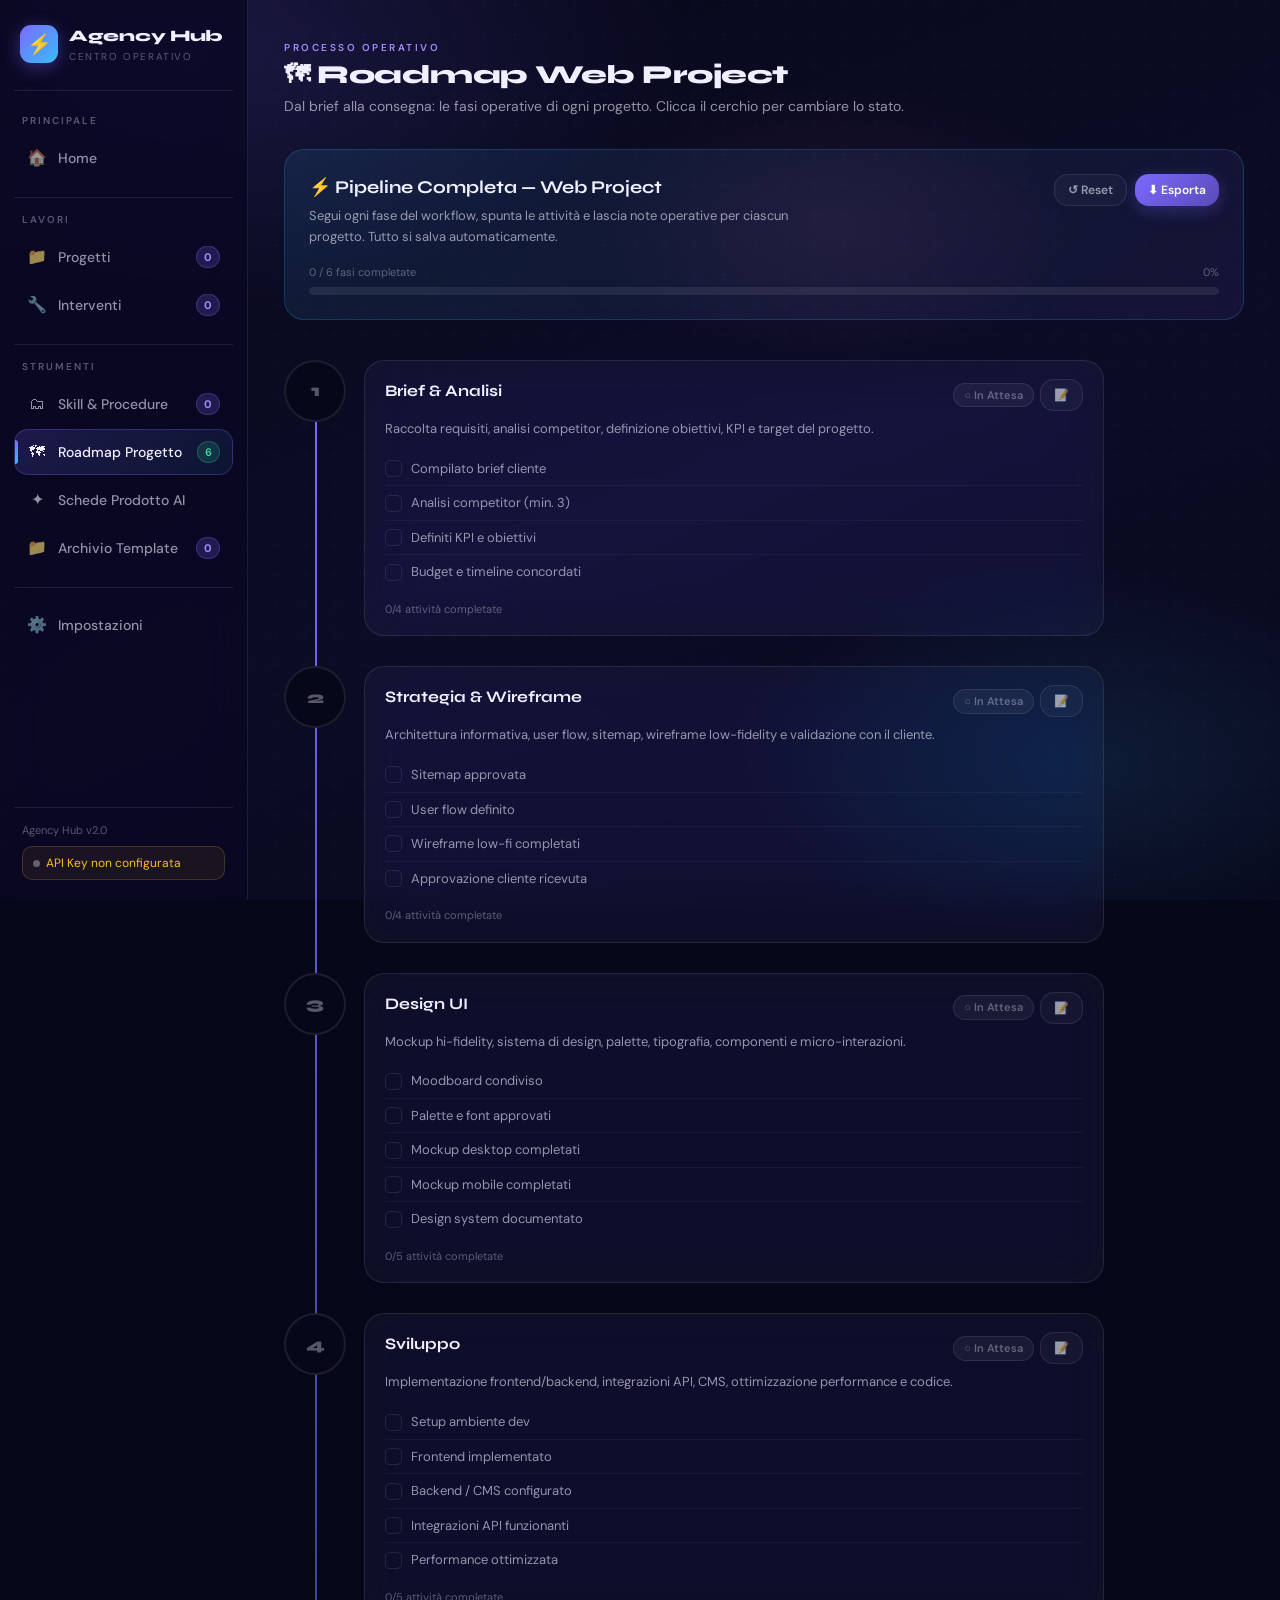
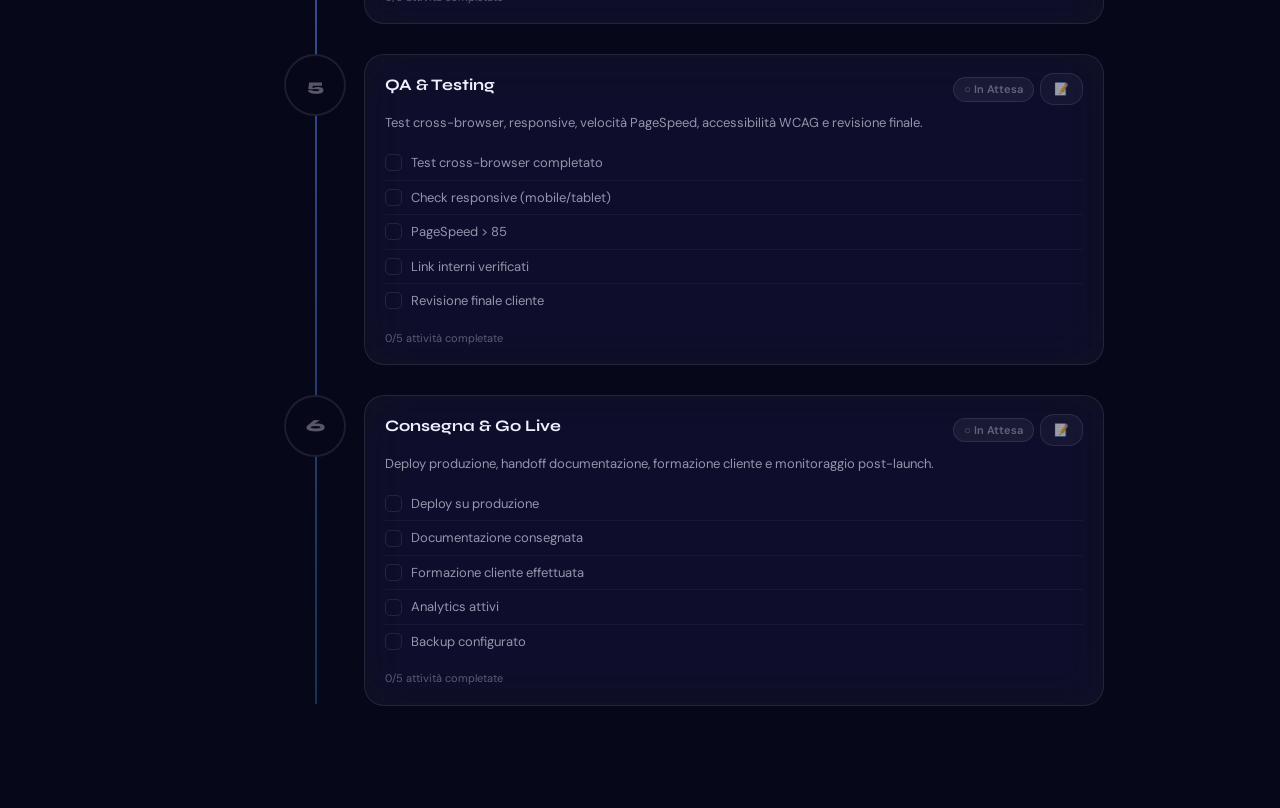
<file: roadmap/index.html>
<!DOCTYPE html>
<html lang="it">
<head>
<meta charset="UTF-8"/>
<meta name="viewport" content="width=device-width, initial-scale=1.0"/>
<title>Roadmap Progetto — Agency Hub</title>
<link rel="stylesheet" href="../assets/css/base.css"/>
<style>
.roadmap-header-card {
  background: linear-gradient(135deg, rgba(56,189,248,0.10), rgba(124,106,255,0.08));
  border: 1px solid rgba(56,189,248,0.20);
  border-radius: var(--r-xl); padding: 24px; margin-bottom: 32px;
}
.roadmap-header-top { display:flex; align-items:flex-start; justify-content:space-between; gap:16px; flex-wrap:wrap; margin-bottom:16px; }
.roadmap-header-info {}
.roadmap-header-title { font-family:'Syne',sans-serif; font-size:18px; font-weight:700; margin-bottom:5px; }
.roadmap-header-desc { font-size:13px; color:var(--text-60); line-height:1.6; max-width:520px; }
.roadmap-header-actions { display:flex; gap:8px; }

.progress-bar-wrap { margin-top:6px; }
.progress-bar-labels { display:flex; justify-content:space-between; font-size:11px; color:var(--text-35); margin-bottom:7px; }
.progress-bar { height:8px; background:rgba(255,255,255,0.08); border-radius:10px; overflow:hidden; }
.progress-fill { height:100%; border-radius:10px; background:linear-gradient(90deg,var(--accent-violet),var(--accent-cyan)); transition:width .6s cubic-bezier(.4,0,.2,1); }

/* timeline */
.timeline { display:flex; flex-direction:column; gap:0; position:relative; max-width:820px; }
.timeline::before {
  content:''; position:absolute; left:31px; top:24px; bottom:24px; width:2px;
  background:linear-gradient(180deg, var(--accent-violet), rgba(56,189,248,0.25));
  z-index:0;
}

.step { display:flex; gap:18px; align-items:flex-start; padding:8px 0; position:relative; z-index:1; }
.step-num {
  width:62px; height:62px; border-radius:50%; flex-shrink:0;
  display:flex; align-items:center; justify-content:center;
  font-family:'Syne',sans-serif; font-size:17px; font-weight:800;
  position:relative; cursor:pointer; transition:all var(--transition);
  border:2px solid;
  background: var(--bg-deep);
}
.step-num.done {
  background:linear-gradient(135deg,var(--accent-violet),var(--accent-cyan));
  border-color:transparent; color:#fff;
  box-shadow:0 4px 20px rgba(124,106,255,0.35);
}
.step-num.active {
  border-color:var(--accent-violet); color:var(--accent-violet-soft);
  background:rgba(124,106,255,0.12);
  box-shadow:0 0 0 4px rgba(124,106,255,0.14), 0 4px 20px rgba(124,106,255,0.22);
}
.step-num.pending { border-color:var(--glass-border); color:var(--text-35); }
.step-num:hover { transform:scale(1.05); }

.step-card {
  flex:1; background:var(--glass-fill); border:1px solid var(--glass-border);
  border-radius:var(--r-xl); padding:18px 20px; margin-bottom:14px;
  backdrop-filter:var(--glass-blur); -webkit-backdrop-filter:var(--glass-blur);
  transition:all var(--transition);
}
.step-card:hover { border-color:rgba(56,189,248,0.22); }
.step-card.active-card { border-color:rgba(124,106,255,0.30); }

.step-card-header { display:flex; align-items:flex-start; justify-content:space-between; gap:12px; margin-bottom:8px; }
.step-card-title { font-family:'Syne',sans-serif; font-weight:700; font-size:16px; }
.step-card-actions { display:flex; gap:6px; align-items:center; }

.step-card-desc { font-size:13px; color:var(--text-60); line-height:1.6; margin-bottom:12px; }

/* checklist inside step */
.step-checklist { list-style:none; margin-bottom:12px; }
.check-item {
  display:flex; align-items:center; gap:9px;
  padding:7px 0; border-bottom:1px solid rgba(255,255,255,0.04); font-size:13px;
  color:var(--text-60); cursor:pointer; transition:color var(--transition);
}
.check-item:last-child { border-bottom:none; }
.check-item:hover { color:var(--text-100); }
.check-item.done-item { color:var(--text-35); text-decoration:line-through; }
.check-box {
  width:17px; height:17px; border-radius:5px; flex-shrink:0;
  border:1.5px solid var(--glass-border); background:none;
  display:flex; align-items:center; justify-content:center;
  font-size:10px; transition:all var(--transition);
}
.check-item.done-item .check-box { background:var(--accent-green); border-color:var(--accent-green); color:#fff; }

/* notes */
.step-notes {
  display:none; margin-top:12px; padding-top:12px; border-top:1px solid var(--glass-border);
}
.step-notes.open { display:block; }
.step-notes textarea {
  width:100%; background:rgba(0,0,0,0.2); border:1px solid var(--glass-border);
  border-radius:var(--r-md); padding:10px 12px; color:var(--text-100);
  font-size:13px; resize:vertical; min-height:70px; outline:none; line-height:1.6;
  transition:border-color var(--transition);
}
.step-notes textarea:focus { border-color:rgba(124,106,255,0.4); }

@media(max-width:600px) {
  .timeline::before { left:27px; }
  .step-num { width:54px; height:54px; font-size:14px; }
}
</style>
</head>
<body>

<div class="bg-mesh"></div>
<aside class="sidebar" id="sidebar">
  <div class="sidebar-logo"><div class="sidebar-logo-icon">⚡</div><div><div class="sidebar-logo-name">Agency Hub</div><div class="sidebar-logo-sub">Centro Operativo</div></div></div>
  <div class="sidebar-section-label">Principale</div>
  <a class="nav-item" href="../index.html"><span class="nav-icon">🏠</span><span class="nav-label">Home</span></a>
  <div class="sidebar-sep"></div>
  <div class="sidebar-section-label">Lavori</div>
  <a class="nav-item" href="../progetti/index.html"><span class="nav-icon">📁</span><span class="nav-label">Progetti</span><span class="nav-badge" id="sb-badge-progetti">0</span></a>
  <a class="nav-item" href="../interventi/index.html"><span class="nav-icon">🔧</span><span class="nav-label">Interventi</span><span class="nav-badge" id="sb-badge-interventi">0</span></a>
  <div class="sidebar-sep"></div>
  <div class="sidebar-section-label">Strumenti</div>
  <a class="nav-item" href="../dashboard/index.html"><span class="nav-icon">🗂</span><span class="nav-label">Skill & Procedure</span><span class="nav-badge" id="sb-badge-skills">0</span></a>
  <a class="nav-item active" href="index.html"><span class="nav-icon">🗺</span><span class="nav-label">Roadmap Progetto</span><span class="nav-badge green">6</span></a>
  <a class="nav-item" href="../schede-prodotto/index.html"><span class="nav-icon">✦</span><span class="nav-label">Schede Prodotto AI</span></a>
  <a class="nav-item" href="../archivio/index.html"><span class="nav-icon">📁</span><span class="nav-label">Archivio Template</span><span class="nav-badge" id="sb-badge-archivio">0</span></a>
  <div class="sidebar-sep"></div><a class="nav-item" href="../impostazioni/index.html"><span class="nav-icon">⚙️</span><span class="nav-label">Impostazioni</span></a><div class="sidebar-footer"><div class="sidebar-footer-ver">Agency Hub v2.0</div><div class="sidebar-footer-api" onclick="location.href='../impostazioni/index.html'"><span class="sidebar-footer-api-dot off" id="sb-api-dot"></span><span id="sb-api-label">API Key non configurata</span></div></div>
</aside>
<div class="sidebar-overlay" id="sidebar-overlay" onclick="sidebarClose()"></div>
<div class="topbar"><div class="topbar-logo"><div class="topbar-logo-icon">⚡</div>Agency Hub</div><button class="hamburger" onclick="sidebarToggle()">☰</button></div>
<div class="bottom-nav"><div class="bottom-nav-inner">
  <button class="bnav-item" onclick="location.href='../index.html'"><span class="bicon">🏠</span>Home</button>
  <button class="bnav-item" onclick="location.href='../progetti/index.html'"><span class="bicon">📁</span>Progetti</button>
  <button class="bnav-item" onclick="location.href='../interventi/index.html'"><span class="bicon">🔧</span>Interventi</button>
  <button class="bnav-item" onclick="location.href='../schede-prodotto/index.html'"><span class="bicon">✦</span>Schede</button>
  <button class="bnav-item" onclick="location.href='../impostazioni/index.html'"><span class="bicon">⚙️</span>Settings</button>
</div></div>

<main class="main-content">
  <div class="page-header">
    <div class="page-eyebrow">Processo Operativo</div>
    <div class="page-title">🗺 Roadmap Web Project</div>
    <div class="page-sub">Dal brief alla consegna: le fasi operative di ogni progetto. Clicca il cerchio per cambiare lo stato.</div>
  </div>

  <div class="roadmap-header-card">
    <div class="roadmap-header-top">
      <div class="roadmap-header-info">
        <div class="roadmap-header-title">⚡ Pipeline Completa — Web Project</div>
        <div class="roadmap-header-desc">Segui ogni fase del workflow, spunta le attività e lascia note operative per ciascun progetto. Tutto si salva automaticamente.</div>
      </div>
      <div class="roadmap-header-actions">
        <button class="btn btn-ghost btn-sm" onclick="resetAll()">↺ Reset</button>
        <button class="btn btn-primary btn-sm" onclick="exportRoadmap()">⬇ Esporta</button>
      </div>
    </div>
    <div class="progress-bar-wrap">
      <div class="progress-bar-labels">
        <span id="prog-label">0 / 6 fasi completate</span>
        <span id="prog-pct">0%</span>
      </div>
      <div class="progress-bar"><div class="progress-fill" id="prog-fill" style="width:0%"></div></div>
    </div>
  </div>

  <div class="timeline" id="timeline"></div>
</main>

<script src="../assets/js/github-sync.js"></script>
<script src="../assets/js/core.js"></script>
<script>
const DEFAULT_STEPS = [
  {
    id: 'step1', num: 1, title: 'Brief & Analisi',
    desc: 'Raccolta requisiti, analisi competitor, definizione obiettivi, KPI e target del progetto.',
    status: 'pending',
    checks: ['Compilato brief cliente', 'Analisi competitor (min. 3)', 'Definiti KPI e obiettivi', 'Budget e timeline concordati'],
    notes: ''
  },
  {
    id: 'step2', num: 2, title: 'Strategia & Wireframe',
    desc: 'Architettura informativa, user flow, sitemap, wireframe low-fidelity e validazione con il cliente.',
    status: 'pending',
    checks: ['Sitemap approvata', 'User flow definito', 'Wireframe low-fi completati', 'Approvazione cliente ricevuta'],
    notes: ''
  },
  {
    id: 'step3', num: 3, title: 'Design UI',
    desc: 'Mockup hi-fidelity, sistema di design, palette, tipografia, componenti e micro-interazioni.',
    status: 'pending',
    checks: ['Moodboard condiviso', 'Palette e font approvati', 'Mockup desktop completati', 'Mockup mobile completati', 'Design system documentato'],
    notes: ''
  },
  {
    id: 'step4', num: 4, title: 'Sviluppo',
    desc: 'Implementazione frontend/backend, integrazioni API, CMS, ottimizzazione performance e codice.',
    status: 'pending',
    checks: ['Setup ambiente dev', 'Frontend implementato', 'Backend / CMS configurato', 'Integrazioni API funzionanti', 'Performance ottimizzata'],
    notes: ''
  },
  {
    id: 'step5', num: 5, title: 'QA & Testing',
    desc: 'Test cross-browser, responsive, velocità PageSpeed, accessibilità WCAG e revisione finale.',
    status: 'pending',
    checks: ['Test cross-browser completato', 'Check responsive (mobile/tablet)', 'PageSpeed > 85', 'Link interni verificati', 'Revisione finale cliente'],
    notes: ''
  },
  {
    id: 'step6', num: 6, title: 'Consegna & Go Live',
    desc: 'Deploy produzione, handoff documentazione, formazione cliente e monitoraggio post-launch.',
    status: 'pending',
    checks: ['Deploy su produzione', 'Documentazione consegnata', 'Formazione cliente effettuata', 'Analytics attivi', 'Backup configurato'],
    notes: ''
  }
];

let steps = store.get('hub_roadmap', null) || deepCopy(DEFAULT_STEPS);
// ensure checklist arrays exist
steps.forEach(s => {
  if (!s.checksDone) s.checksDone = [];
});

function deepCopy(obj) { return JSON.parse(JSON.stringify(obj)); }
function save() { syncSave('hub_roadmap', steps); }

// ── RENDER ──────────────────────────────────────────────
function render() {
  const done = steps.filter(s => s.status === 'done').length;
  const pct  = Math.round(done / steps.length * 100);
  document.getElementById('prog-fill').style.width  = pct + '%';
  document.getElementById('prog-label').textContent = `${done} / ${steps.length} fasi completate`;
  document.getElementById('prog-pct').textContent   = pct + '%';

  document.getElementById('timeline').innerHTML = steps.map(s => {
    const numClass = s.status;
    const numContent = s.status === 'done' ? '✓' : s.num;
    const statusLabel = s.status === 'done' ? 'status-done' : s.status === 'active' ? 'status-active' : 'status-pending';
    const statusText  = s.status === 'done' ? '✓ Completata' : s.status === 'active' ? '⚡ In Corso' : '○ In Attesa';

    const checksHtml = s.checks.map((c, i) => {
      const checked = (s.checksDone || []).includes(i);
      return `<li class="check-item ${checked ? 'done-item' : ''}" onclick="toggleCheck('${s.id}',${i})">
        <div class="check-box">${checked ? '✓' : ''}</div>
        ${esc(c)}
      </li>`;
    }).join('');

    return `
      <div class="step">
        <div class="step-num ${numClass}" onclick="cycleStatus('${s.id}')" title="Clicca per cambiare stato">${numContent}</div>
        <div class="step-card ${s.status === 'active' ? 'active-card' : ''}">
          <div class="step-card-header">
            <div class="step-card-title">${esc(s.title)}</div>
            <div class="step-card-actions">
              <span class="status ${statusLabel}">${statusText}</span>
              <button class="btn btn-ghost btn-sm btn-icon" onclick="toggleNotes('${s.id}')" title="Note">📝</button>
            </div>
          </div>
          <div class="step-card-desc">${esc(s.desc)}</div>
          <ul class="step-checklist">${checksHtml}</ul>
          <div style="font-size:11px;color:var(--text-35);">
            ${(s.checksDone||[]).length}/${s.checks.length} attività completate
          </div>
          <div class="step-notes ${s.notes ? 'open' : ''}" id="notes-${s.id}">
            <textarea placeholder="Note operative per questa fase…" oninput="saveNote('${s.id}',this.value)">${esc(s.notes||'')}</textarea>
          </div>
        </div>
      </div>`;
  }).join('');

  // badges
  document.getElementById('sb-badge-progetti') && (document.getElementById('sb-badge-progetti').textContent = store.get('hub_progetti',[]).filter(p=>p.status!=='completato').length);
  document.getElementById('sb-badge-interventi') && (document.getElementById('sb-badge-interventi').textContent = store.get('hub_interventi',[]).filter(i=>i.status!=='done').length);
  document.getElementById('sb-badge-skills').textContent = store.get('hub_skills',[]).length;
  document.getElementById('sb-badge-archivio').textContent = store.get('hub_archivio',[]).length;
  if (store.get('hub_groq_key','')) {
    document.getElementById('sb-api-dot').classList.remove('off');
    document.getElementById('sb-api-label').textContent = 'Groq API configurata';
  }
}

// ── INTERACTIONS ────────────────────────────────────────
function cycleStatus(id) {
  const s = steps.find(x => x.id === id);
  if (!s) return;
  const cycle = { pending: 'active', active: 'done', done: 'pending' };
  s.status = cycle[s.status];
  save(); (async function init() {
  if (typeof GitHubSync !== 'undefined' && GitHubSync.isConfigured()) {
    try {
      await GitHubSync.pullAll();
      steps = store.get('hub_roadmap', null) || deepCopy(DEFAULT_STEPS);
      steps.forEach(s => { if (!s.checksDone) s.checksDone = []; });
    } catch(e) { console.warn('Sync pull failed:', e.message); }
  }
  render();
})();
}

function toggleCheck(id, idx) {
  const s = steps.find(x => x.id === id);
  if (!s) return;
  if (!s.checksDone) s.checksDone = [];
  const i = s.checksDone.indexOf(idx);
  if (i > -1) s.checksDone.splice(i, 1);
  else s.checksDone.push(idx);
  save(); render();
}

function toggleNotes(id) {
  document.getElementById('notes-' + id).classList.toggle('open');
}

function saveNote(id, val) {
  const s = steps.find(x => x.id === id);
  if (s) { s.notes = val; save(); }
}

function resetAll() {
  if (!confirm('Resettare tutta la roadmap? Le note andranno perse.')) return;
  steps = deepCopy(DEFAULT_STEPS);
  steps.forEach(s => s.checksDone = []);
  save(); render();
  toast('Roadmap resettata', 'info');
}

function exportRoadmap() {
  const lines = steps.map(s => {
    const done = (s.checksDone||[]).length;
    const checks = s.checks.map((c,i) => `  [${(s.checksDone||[]).includes(i)?'x':' '}] ${c}`).join('\n');
    return `## ${s.num}. ${s.title} [${s.status.toUpperCase()}]\n${s.desc}\n\nChecklist:\n${checks}${s.notes ? '\n\nNote:\n' + s.notes : ''}`;
  });
  downloadFile('roadmap-progetto.md', '# Roadmap Web Project\n\n' + lines.join('\n\n---\n\n'));
  toast('Roadmap esportata!', 'ok');
}

render();

  // API status dot
  if (store.get('hub_groq_key','')) {
    const dot = document.getElementById('sb-api-dot');
    const lbl = document.getElementById('sb-api-label');
    if (dot) dot.classList.remove('off');
    if (lbl) lbl.textContent = 'Groq API configurata';
  }
  // Badges progetti/interventi
  const _progettiAttivi   = store.get('hub_progetti',[]).filter(p=>p.status!=='completato').length;
  const _interventiAperti = store.get('hub_interventi',[]).filter(i=>i.status!=='done').length;
  const _sbp = document.getElementById('sb-badge-progetti');
  const _sbi = document.getElementById('sb-badge-interventi');
  if (_sbp) _sbp.textContent = _progettiAttivi;
  if (_sbi) _sbi.textContent = _interventiAperti;


  // Update sync indicator
  (function() {
    const ind = document.getElementById('sync-indicator');
    if (!ind) return;
    if (typeof GitHubSync !== 'undefined' && GitHubSync.isConfigured()) {
      const last = GitHubSync.getLastSync();
      ind.className = 'sync-indicator sync-ok';
      ind.textContent = last === 'Mai sincronizzato' ? 'GitHub configurato' : 'Sync · ' + last;
    }
  })();
</script>
</body>
</html>
</file>
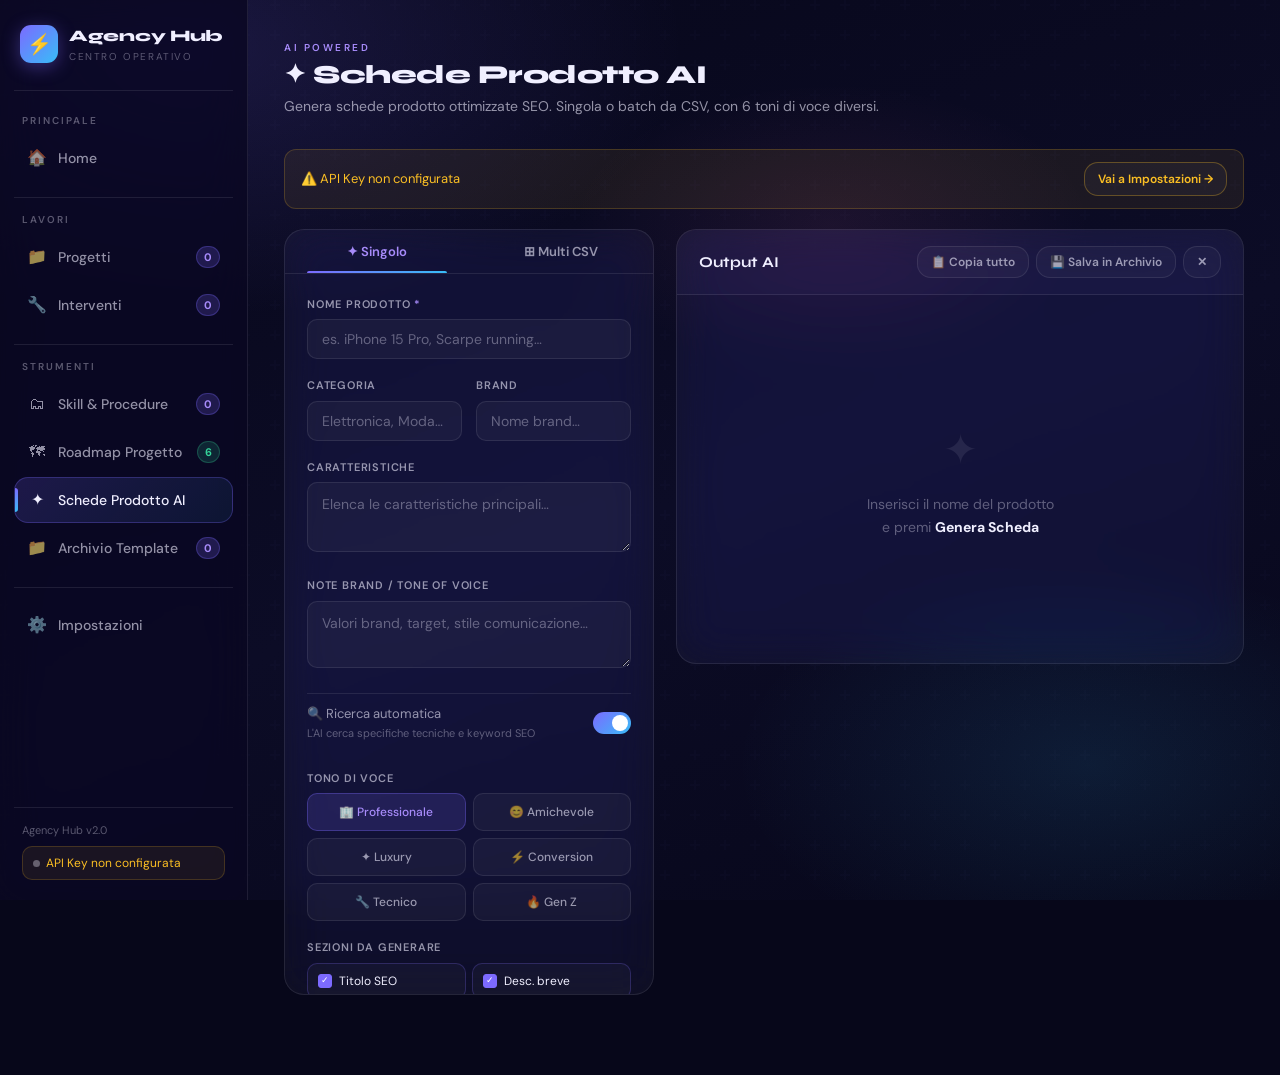
<file: schede-prodotto/index.html>
<!DOCTYPE html>
<html lang="it">
<head>
<meta charset="UTF-8"/>
<meta name="viewport" content="width=device-width, initial-scale=1.0"/>
<title>Schede Prodotto AI — Agency Hub</title>
<link rel="stylesheet" href="../assets/css/base.css"/>
<style>
/* API key banner */
.api-banner {
  display:flex; align-items:center; gap:10px;
  background:rgba(251,191,36,0.07); border:1px solid rgba(251,191,36,0.20);
  border-radius:var(--r-lg); padding:11px 16px; margin-bottom:24px;
}
.api-banner input {
  flex:1; background:none; border:none; outline:none;
  color:var(--text-100); font-size:13px;
}
.api-banner input::placeholder { color:rgba(251,191,36,0.45); }
.api-banner a { font-size:12px; color:var(--accent-gold); white-space:nowrap; }
.api-status-dot { width:8px; height:8px; border-radius:50%; background:var(--text-35); flex-shrink:0; transition:background .3s; }
.api-status-dot.on { background:var(--accent-gold); box-shadow:0 0 7px var(--accent-gold); }

/* layout */
.schede-wrap { display:grid; grid-template-columns:370px 1fr; gap:22px; align-items:start; }

/* panel */
.panel {
  background:var(--glass-fill); border:1px solid var(--glass-border);
  border-radius:var(--r-xl); overflow:hidden;
  position:sticky; top:20px;
  backdrop-filter:var(--glass-blur); -webkit-backdrop-filter:var(--glass-blur);
}
.panel-tabs { display:flex; border-bottom:1px solid var(--glass-border); }
.ptab {
  flex:1; padding:13px 8px; text-align:center; cursor:pointer;
  font-size:13px; font-weight:600; color:var(--text-60);
  background:none; border:none; position:relative; transition:color var(--transition);
}
.ptab.active { color:var(--accent-violet-soft); }
.ptab.active::after {
  content:''; position:absolute; bottom:0; left:12%; right:12%;
  height:2px; background:linear-gradient(90deg,var(--accent-violet),var(--accent-cyan));
  border-radius:2px 2px 0 0;
}
.panel-body { padding:22px; max-height:calc(100vh - 180px); overflow-y:auto; }

.tab-pane { display:none; }
.tab-pane.active { display:block; }

/* tones */
.tone-grid { display:grid; grid-template-columns:1fr 1fr; gap:7px; }
.tone-btn {
  padding:9px 6px; border-radius:var(--r-md);
  background:rgba(255,255,255,0.04); border:1px solid var(--glass-border);
  color:var(--text-60); cursor:pointer; transition:all var(--transition);
  font-size:12px; font-weight:500; text-align:center;
}
.tone-btn.active, .tone-btn:hover {
  background:rgba(124,106,255,0.16); color:var(--accent-violet-soft);
  border-color:rgba(124,106,255,0.32);
}

/* sections checkboxes */
.secs-grid { display:grid; grid-template-columns:1fr 1fr; gap:6px; }
.sec-chk {
  display:flex; align-items:center; gap:7px;
  padding:8px 10px; border-radius:var(--r-md);
  background:rgba(255,255,255,0.03); border:1px solid var(--glass-border);
  cursor:pointer; transition:all var(--transition); font-size:12px; color:var(--text-60);
  user-select:none;
}
.sec-chk.on { color:var(--text-100); border-color:rgba(124,106,255,0.24); }
.sec-box {
  width:14px; height:14px; border-radius:3px; border:1.5px solid var(--glass-border);
  flex-shrink:0; display:flex; align-items:center; justify-content:center; font-size:9px;
  transition:all var(--transition);
}
.sec-chk.on .sec-box { background:var(--accent-violet); border-color:var(--accent-violet); color:#fff; }

/* toggle */
.toggle-row { display:flex; align-items:center; justify-content:space-between; padding:10px 0; border-top:1px solid var(--glass-border); margin-top:6px; }
.toggle-lbl { font-size:13px; color:var(--text-60); }
.toggle-lbl small { display:block; font-size:11px; color:var(--text-35); margin-top:2px; }
.tog {
  width:38px; height:22px; background:rgba(255,255,255,0.10); border-radius:20px;
  cursor:pointer; position:relative; transition:background .2s; flex-shrink:0;
}
.tog.on { background:linear-gradient(135deg,var(--accent-violet),var(--accent-cyan)); }
.tog::after {
  content:''; position:absolute; left:3px; top:3px; width:16px; height:16px;
  border-radius:50%; background:#fff; transition:transform .2s;
}
.tog.on::after { transform:translateX(16px); }

/* result */
.result-panel {
  background:var(--glass-fill); border:1px solid var(--glass-border);
  border-radius:var(--r-xl); overflow:hidden;
  backdrop-filter:var(--glass-blur); -webkit-backdrop-filter:var(--glass-blur);
}
.result-header {
  padding:16px 22px; border-bottom:1px solid var(--glass-border);
  display:flex; align-items:center; justify-content:space-between;
  background:rgba(124,106,255,0.04);
}
.result-title { font-family:'Syne',sans-serif; font-weight:700; font-size:15px; }
.result-actions { display:flex; gap:7px; }
.result-body { padding:24px; min-height:360px; }

.result-empty {
  display:flex; flex-direction:column; align-items:center; justify-content:center;
  min-height:320px; color:var(--text-35); text-align:center; gap:12px;
}
.result-empty-icon { font-size:42px; opacity:.25; }

.sec-block { margin-bottom:22px; padding-bottom:22px; border-bottom:1px solid var(--glass-border); }
.sec-block:last-child { border-bottom:none; margin-bottom:0; padding-bottom:0; }
.sec-block-head {
  display:flex; align-items:center; justify-content:space-between;
  font-size:10px; letter-spacing:1.8px; text-transform:uppercase;
  color:var(--accent-violet-soft); font-weight:700; margin-bottom:9px;
}
.copy-mini {
  background:rgba(124,106,255,0.10); color:var(--accent-violet-soft);
  border:1px solid rgba(124,106,255,0.20); padding:3px 10px;
  border-radius:6px; font-size:11px; cursor:pointer; transition:all var(--transition);
  text-transform:none; letter-spacing:0; font-family:inherit; font-weight:600;
}
.copy-mini:hover { background:rgba(124,106,255,0.20); }
.sec-block-body { font-size:14px; line-height:1.75; color:var(--text-60); }
.sec-block-body strong { color:var(--text-100); }
.sec-block-body ul { padding-left:18px; }
.sec-block-body li { margin-bottom:5px; }

/* CSV */
.csv-drop {
  border:2px dashed rgba(56,189,248,0.25); border-radius:var(--r-lg);
  padding:28px; text-align:center; cursor:pointer;
  background:rgba(56,189,248,0.03); transition:all var(--transition);
  margin-bottom:12px;
}
.csv-drop:hover { border-color:rgba(56,189,248,0.5); background:rgba(56,189,248,0.07); }
.csv-table-wrap { overflow-x:auto; background:rgba(0,0,0,0.2); border-radius:var(--r-md); border:1px solid var(--glass-border); max-height:200px; overflow-y:auto; }
table.csv-t { width:100%; border-collapse:collapse; font-size:12px; }
table.csv-t th { text-align:left; padding:8px 12px; border-bottom:1px solid var(--glass-border); color:var(--accent-cyan); font-size:10px; letter-spacing:1px; text-transform:uppercase; position:sticky; top:0; background:var(--bg-surface); }
table.csv-t td { padding:7px 12px; border-bottom:1px solid rgba(255,255,255,0.04); color:var(--text-60); }
table.csv-t tr:last-child td { border-bottom:none; }

@media(max-width:960px) { .schede-wrap { grid-template-columns:1fr; } .panel { position:static; } }
@media(max-width:768px) { .tone-grid, .secs-grid { grid-template-columns:1fr; } }
</style>
</head>
<body>

<div class="bg-mesh"></div>
<aside class="sidebar" id="sidebar">
  <div class="sidebar-logo"><div class="sidebar-logo-icon">⚡</div><div><div class="sidebar-logo-name">Agency Hub</div><div class="sidebar-logo-sub">Centro Operativo</div></div></div>
  <div class="sidebar-section-label">Principale</div>
  <a class="nav-item" href="../index.html"><span class="nav-icon">🏠</span><span class="nav-label">Home</span></a>
  <div class="sidebar-sep"></div>
  <div class="sidebar-section-label">Lavori</div>
  <a class="nav-item" href="../progetti/index.html"><span class="nav-icon">📁</span><span class="nav-label">Progetti</span><span class="nav-badge" id="sb-badge-progetti">0</span></a>
  <a class="nav-item" href="../interventi/index.html"><span class="nav-icon">🔧</span><span class="nav-label">Interventi</span><span class="nav-badge" id="sb-badge-interventi">0</span></a>
  <div class="sidebar-sep"></div>
  <div class="sidebar-section-label">Strumenti</div>
  <a class="nav-item" href="../dashboard/index.html"><span class="nav-icon">🗂</span><span class="nav-label">Skill & Procedure</span><span class="nav-badge" id="sb-badge-skills">0</span></a>
  <a class="nav-item" href="../roadmap/index.html"><span class="nav-icon">🗺</span><span class="nav-label">Roadmap Progetto</span><span class="nav-badge green">6</span></a>
  <a class="nav-item active" href="index.html"><span class="nav-icon">✦</span><span class="nav-label">Schede Prodotto AI</span></a>
  <a class="nav-item" href="../archivio/index.html"><span class="nav-icon">📁</span><span class="nav-label">Archivio Template</span><span class="nav-badge" id="sb-badge-archivio">0</span></a>
  <div class="sidebar-sep"></div><a class="nav-item" href="../impostazioni/index.html"><span class="nav-icon">⚙️</span><span class="nav-label">Impostazioni</span></a><div class="sidebar-footer"><div class="sidebar-footer-ver">Agency Hub v2.0</div><div class="sidebar-footer-api" id="sb-api-row"><span class="sidebar-footer-api-dot off" id="sb-api-dot2"></span><span id="sb-api-label2">API Key non configurata</span></div></div>
</aside>
<div class="sidebar-overlay" id="sidebar-overlay" onclick="sidebarClose()"></div>
<div class="topbar"><div class="topbar-logo"><div class="topbar-logo-icon">⚡</div>Agency Hub</div><button class="hamburger" onclick="sidebarToggle()">☰</button></div>
<div class="bottom-nav"><div class="bottom-nav-inner">
  <button class="bnav-item" onclick="location.href='../index.html'"><span class="bicon">🏠</span>Home</button>
  <button class="bnav-item" onclick="location.href='../progetti/index.html'"><span class="bicon">📁</span>Progetti</button>
  <button class="bnav-item" onclick="location.href='../interventi/index.html'"><span class="bicon">🔧</span>Interventi</button>
  <button class="bnav-item active" onclick="location.href='../schede-prodotto/index.html'"><span class="bicon">✦</span>Schede</button>
  <button class="bnav-item" onclick="location.href='../impostazioni/index.html'"><span class="bicon">⚙️</span>Settings</button>
</div></div>

<main class="main-content">
  <div class="page-header">
    <div class="page-eyebrow">AI Powered</div>
    <div class="page-title">✦ Schede Prodotto AI</div>
    <div class="page-sub">Genera schede prodotto ottimizzate SEO. Singola o batch da CSV, con 6 toni di voce diversi.</div>
  </div>

  <!-- API STATUS (configurata in Impostazioni) -->
  <div id="api-banner-wrap" style="margin-bottom:20px;"></div>

  <div class="schede-wrap">

    <!-- PANEL -->
    <div class="panel">
      <div class="panel-tabs">
        <button class="ptab active" data-tab="singolo" onclick="switchTab('singolo',this)">✦ Singolo</button>
        <button class="ptab" data-tab="csv" onclick="switchTab('csv',this)">⊞ Multi CSV</button>
      </div>

      <div class="panel-body">

        <!-- TAB SINGOLO -->
        <div class="tab-pane active" id="tab-singolo">
          <div class="form-group">
            <label class="form-label">Nome Prodotto <span style="color:var(--accent-violet-soft)">*</span></label>
            <input class="form-input" type="text" id="p-nome" placeholder="es. iPhone 15 Pro, Scarpe running…"/>
          </div>
          <div class="form-row">
            <div class="form-group">
              <label class="form-label">Categoria</label>
              <input class="form-input" type="text" id="p-cat" placeholder="Elettronica, Moda…"/>
            </div>
            <div class="form-group">
              <label class="form-label">Brand</label>
              <input class="form-input" type="text" id="p-brand-name" placeholder="Nome brand…"/>
            </div>
          </div>
          <div class="form-group">
            <label class="form-label">Caratteristiche</label>
            <textarea class="form-textarea" id="p-features" placeholder="Elenca le caratteristiche principali…" style="min-height:70px;"></textarea>
          </div>
          <div class="form-group">
            <label class="form-label">Note Brand / Tone of Voice</label>
            <textarea class="form-textarea" id="p-note" placeholder="Valori brand, target, stile comunicazione…" style="min-height:60px;"></textarea>
          </div>

          <div class="toggle-row">
            <div class="toggle-lbl">
              🔍 Ricerca automatica
              <small>L'AI cerca specifiche tecniche e keyword SEO</small>
            </div>
            <div class="tog on" id="tog-search" onclick="this.classList.toggle('on')"></div>
          </div>

          <div class="form-group mt-4">
            <label class="form-label">Tono di Voce</label>
            <div class="tone-grid" id="tone-grid">
              <div class="tone-btn active" data-tone="professionale" onclick="pickTone(this,'tone-grid')">🏢 Professionale</div>
              <div class="tone-btn" data-tone="amichevole"   onclick="pickTone(this,'tone-grid')">😊 Amichevole</div>
              <div class="tone-btn" data-tone="luxury"       onclick="pickTone(this,'tone-grid')">✦ Luxury</div>
              <div class="tone-btn" data-tone="conversion"   onclick="pickTone(this,'tone-grid')">⚡ Conversion</div>
              <div class="tone-btn" data-tone="tecnico"      onclick="pickTone(this,'tone-grid')">🔧 Tecnico</div>
              <div class="tone-btn" data-tone="genz"         onclick="pickTone(this,'tone-grid')">🔥 Gen Z</div>
            </div>
          </div>

          <div class="form-group">
            <label class="form-label">Sezioni da generare</label>
            <div class="secs-grid" id="secs-grid">
              <div class="sec-chk on" onclick="togSec(this)"><div class="sec-box">✓</div>Titolo SEO</div>
              <div class="sec-chk on" onclick="togSec(this)"><div class="sec-box">✓</div>Desc. breve</div>
              <div class="sec-chk on" onclick="togSec(this)"><div class="sec-box">✓</div>Desc. completa</div>
              <div class="sec-chk on" onclick="togSec(this)"><div class="sec-box">✓</div>Bullet vantaggi</div>
              <div class="sec-chk on" onclick="togSec(this)"><div class="sec-box">✓</div>Specifiche</div>
              <div class="sec-chk on" onclick="togSec(this)"><div class="sec-box">✓</div>Meta SEO</div>
              <div class="sec-chk on" onclick="togSec(this)"><div class="sec-box">✓</div>FAQ (3)</div>
              <div class="sec-chk"   onclick="togSec(this)"><div class="sec-box"></div>Alt text img</div>
            </div>
          </div>

          <button class="btn btn-primary btn-full mt-4" onclick="genera()">✦ Genera Scheda</button>
        </div>

        <!-- TAB CSV -->
        <div class="tab-pane" id="tab-csv">
          <div class="csv-drop" onclick="document.getElementById('csv-file').click()">
            <div style="font-size:28px;margin-bottom:8px;opacity:.4;">📂</div>
            <div style="font-size:14px;color:var(--text-60);font-weight:500;">Carica file CSV</div>
            <div style="font-size:11px;color:var(--text-35);margin-top:4px;">Colonne: nome, caratteristiche, categoria, note</div>
            <input type="file" id="csv-file" accept=".csv" style="display:none" onchange="loadCSV(this)"/>
          </div>
          <textarea class="form-textarea" id="csv-paste" placeholder="Oppure incolla i dati CSV qui…" style="min-height:80px;margin-bottom:14px;" oninput="parseCSV()"></textarea>

          <div id="csv-preview" style="display:none;margin-bottom:16px;">
            <div style="font-size:12px;color:var(--accent-cyan);font-weight:600;margin-bottom:7px;"><span id="csv-count">0</span> prodotti caricati</div>
            <div class="csv-table-wrap"><table class="csv-t" id="csv-table"></table></div>
          </div>

          <div class="form-group">
            <label class="form-label">Tono Globale</label>
            <div class="tone-grid" id="csv-tone-grid">
              <div class="tone-btn active" data-tone="professionale" onclick="pickTone(this,'csv-tone-grid')">🏢 Professionale</div>
              <div class="tone-btn" data-tone="amichevole"   onclick="pickTone(this,'csv-tone-grid')">😊 Amichevole</div>
              <div class="tone-btn" data-tone="luxury"       onclick="pickTone(this,'csv-tone-grid')">✦ Luxury</div>
              <div class="tone-btn" data-tone="conversion"   onclick="pickTone(this,'csv-tone-grid')">⚡ Conversion</div>
              <div class="tone-btn" data-tone="tecnico"      onclick="pickTone(this,'csv-tone-grid')">🔧 Tecnico</div>
              <div class="tone-btn" data-tone="genz"         onclick="pickTone(this,'csv-tone-grid')">🔥 Gen Z</div>
            </div>
          </div>

          <div class="toggle-row">
            <div class="toggle-lbl">🔍 Ricerca automatica per ogni prodotto</div>
            <div class="tog on" id="csv-tog" onclick="this.classList.toggle('on')"></div>
          </div>

          <div style="display:flex;gap:8px;margin-top:16px;flex-wrap:wrap;">
            <button class="btn btn-primary" style="flex:1;justify-content:center;" onclick="generaCSV()">⊞ Genera Tutto</button>
            <button class="btn btn-ghost btn-sm" onclick="exportCsvResult()">⬇ CSV</button>
            <button class="btn btn-ghost btn-sm" onclick="exportTxt()">⬇ TXT</button>
          </div>
        </div>

      </div>
    </div>

    <!-- RESULT -->
    <div class="result-panel">
      <div class="result-header">
        <div class="result-title">Output AI</div>
        <div class="result-actions">
          <button class="btn btn-ghost btn-sm" onclick="copyAll()">📋 Copia tutto</button>
          <button class="btn btn-ghost btn-sm" onclick="saveToArchive()">💾 Salva in Archivio</button>
          <button class="btn btn-ghost btn-sm btn-icon" onclick="clearResult()" title="Pulisci">✕</button>
        </div>
      </div>
      <div class="result-body" id="result-body">
        <div class="result-empty">
          <div class="result-empty-icon">✦</div>
          <div style="font-size:14px;line-height:1.7;">Inserisci il nome del prodotto<br/>e premi <strong style="color:var(--text-100);">Genera Scheda</strong></div>
        </div>
      </div>
    </div>

  </div>
</main>

<script src="../assets/js/github-sync.js"></script>
<script src="../assets/js/core.js"></script>
<script>
let csvData = [];
let csvResults = [];
let currentTone = 'professionale';
let csvTone = 'professionale';

const TONES = {
  professionale: 'professionale e autorevole',
  amichevole:    'amichevole e colloquiale',
  luxury:        'lussuoso, esclusivo ed elegante',
  conversion:    'persuasivo, orientato alla conversione, con CTA forti',
  tecnico:       'tecnico, dettagliato e preciso',
  genz:          'energico, informale Gen Z, con emoji'
};

// ── INIT ─────────────────────────────────────────────────
(function init() {
  const k = store.get('hub_groq_key', '');
  const banner = document.getElementById('api-banner-wrap');
  if (k) {
    banner.innerHTML = '<div style="display:flex;align-items:center;gap:8px;padding:10px 14px;background:rgba(52,211,153,0.08);border:1px solid rgba(52,211,153,0.2);border-radius:12px;font-size:13px;color:var(--accent-green);margin-bottom:4px;"><span style=\'width:8px;height:8px;border-radius:50%;background:var(--accent-green);display:inline-block;box-shadow:0 0 6px var(--accent-green);\'></span> Groq API Key configurata &nbsp;·&nbsp; <a href=\"../impostazioni/index.html\" style=\'color:var(--accent-green);font-weight:600;\'>Modifica in Impostazioni →</a></div>';
    setApiDot(true);
  } else {
    banner.innerHTML = '<div style=\"display:flex;align-items:center;justify-content:space-between;padding:12px 16px;background:rgba(251,191,36,0.07);border:1px solid rgba(251,191,36,0.2);border-radius:12px;font-size:13px;\"><span style=\'color:var(--accent-gold);\'>⚠️ API Key non configurata</span><a href=\"../impostazioni/index.html\" class=\"btn btn-ghost btn-sm\" style=\"color:var(--accent-gold);border-color:rgba(251,191,36,0.3)\">Vai a Impostazioni →</a></div>';
  }
  document.getElementById('sb-badge-progetti') && (document.getElementById('sb-badge-progetti').textContent = store.get('hub_progetti',[]).filter(p=>p.status!=='completato').length);
  document.getElementById('sb-badge-interventi') && (document.getElementById('sb-badge-interventi').textContent = store.get('hub_interventi',[]).filter(i=>i.status!=='done').length);
  document.getElementById('sb-badge-skills').textContent   = store.get('hub_skills',[]).length;
  document.getElementById('sb-badge-archivio').textContent = store.get('hub_archivio',[]).length;
})();

function setApiDot(on) {
  document.getElementById('api-dot').classList.toggle('on', on);
  document.getElementById('sb-api-dot2').classList.toggle('off', !on);
  document.getElementById('sb-api-label2').textContent = on ? 'Groq API configurata' : 'API Key non configurata';
}

// ── TABS ─────────────────────────────────────────────────
function switchTab(tab, el) {
  document.querySelectorAll('.ptab').forEach(t => t.classList.remove('active'));
  document.querySelectorAll('.tab-pane').forEach(p => p.classList.remove('active'));
  el.classList.add('active');
  document.getElementById('tab-' + tab).classList.add('active');
}

function pickTone(el, gridId) {
  document.querySelectorAll('#' + gridId + ' .tone-btn').forEach(b => b.classList.remove('active'));
  el.classList.add('active');
  if (gridId === 'tone-grid') currentTone = el.dataset.tone;
  else csvTone = el.dataset.tone;
}

function togSec(el) {
  el.classList.toggle('on');
  el.querySelector('.sec-box').textContent = el.classList.contains('on') ? '✓' : '';
}

function getSections() {
  return [...document.querySelectorAll('#secs-grid .sec-chk.on')].map(e => e.textContent.replace('✓','').trim());
}

// ── GENERATE ─────────────────────────────────────────────
async function genera() {
  const key  = store.get('hub_groq_key','');
  if (!key)  { toast('Configura la Groq API Key in Impostazioni!', 'err'); setTimeout(()=>location.href='../impostazioni/index.html', 1500); return; }
  const nome = document.getElementById('p-nome').value.trim();
  if (!nome) { toast('Inserisci il nome del prodotto!', 'err'); return; }

  // Disabilita pulsante durante generazione
  const btn = document.querySelector('#tab-singolo .btn-primary');
  if (btn) { btn.disabled = true; btn.style.opacity = '0.6'; btn.textContent = '⟳ Generazione in corso…'; }

  const payload = {
    nome,
    cat:      document.getElementById('p-cat').value.trim(),
    brand:    document.getElementById('p-brand-name').value.trim(),
    features: document.getElementById('p-features').value.trim(),
    note:     document.getElementById('p-note').value.trim(),
    auto:     document.getElementById('tog-search').classList.contains('on'),
    tone:     currentTone,
    sections: getSections()
  };

  showLoading(`Generazione scheda per "${nome}"…`);

  try {
    const text = await callGroq(key, buildPrompt(payload));
    if (btn) { btn.disabled = false; btn.style.opacity = ''; btn.textContent = '✦ Genera Scheda'; }
    renderResult(nome, text, payload.sections);
    logActivity('✦', `Scheda generata: ${nome}`);
    const stats = store.get('hub_stats', {});
    stats.schede = (stats.schede || 0) + 1;
    await syncSave('hub_stats', stats);
  } catch(e) {
    if (btn) { btn.disabled = false; btn.style.opacity = ''; btn.textContent = '✦ Genera Scheda'; }
    showError(e.message);
  }
}

async function generaCSV() {
  const key = store.get('hub_groq_key','');
  if (!key)       { toast('Configura la Groq API Key in Impostazioni!', 'err'); setTimeout(()=>location.href='../impostazioni/index.html', 1500); return; }
  if (!csvData.length) { toast('Carica prima un CSV!', 'err'); return; }

  const csvBtn = document.querySelector('#tab-csv .btn-primary');
  if (csvBtn) { csvBtn.disabled = true; csvBtn.style.opacity = '0.6'; csvBtn.textContent = '⟳ Generazione in corso…'; }

  csvResults = [];
  const tone = csvTone;
  const auto = document.getElementById('csv-tog').classList.contains('on');
  const sections = ['Titolo SEO','Desc. breve','Bullet vantaggi','Meta SEO'];

  for (let i = 0; i < csvData.length; i++) {
    const row = csvData[i];
    const nome = row.nome || row['nome prodotto'] || '';
    if (!nome) continue;
    showLoading(`Prodotto ${i+1}/${csvData.length}: "${nome}"…`);
    try {
      const text = await callGroq(key, buildPrompt({ nome, cat: row.categoria||'', features: row.caratteristiche||'', note: row.note||'', brand:'', auto, tone, sections }));
      csvResults.push({ nome, text });
    } catch(e) {
      csvResults.push({ nome, text: 'Errore: ' + e.message });
    }
    await sleep(350);
  }

  const stats = store.get('hub_stats', {});
  stats.schede = (stats.schede || 0) + csvResults.length;
  await syncSave('hub_stats', stats);

  if (csvBtn) { csvBtn.disabled = false; csvBtn.style.opacity = ''; csvBtn.textContent = '⊞ Genera Tutto'; }
  renderCSVResult();
}

// ── API ───────────────────────────────────────────────────
async function callGroq(key, prompt) {
  const res = await fetch('https://api.groq.com/openai/v1/chat/completions', {
    method: 'POST',
    headers: { 'Content-Type': 'application/json', 'Authorization': 'Bearer ' + key },
    body: JSON.stringify({
      model: 'llama-3.3-70b-versatile',
      messages: [{ role: 'user', content: prompt }],
      temperature: 0.72,
      max_tokens: 2000
    })
  });
  const data = await res.json();
  if (data.error) throw new Error(data.error.message);
  return data.choices[0].message.content;
}

function buildPrompt({ nome, cat, brand, features, note, auto, tone, sections }) {
  let p = `Sei un esperto copywriter e-commerce italiano. Genera una scheda prodotto per:\n\nPRODOTTO: ${nome}`;
  if (cat)      p += `\nCATEGORIA: ${cat}`;
  if (brand)    p += `\nBRAND: ${brand}`;
  if (features) p += `\nCARATTERISTICHE: ${features}`;
  if (note)     p += `\nNOTE BRAND: ${note}`;
  if (auto)     p += `\n\nUsa le tue conoscenze per arricchire con caratteristiche tecniche, materiali, keyword SEO tipici di questo prodotto.`;
  p += `\n\nTONO DI VOCE: ${TONES[tone] || tone}`;
  p += `\n\nGenera SOLO le sezioni richieste, ognuna nel formato:\n[SEZIONE: nome]\ncontenuto\n[/SEZIONE]\n\nSezioni richieste:\n${sections.map(s=>'- '+s).join('\n')}`;
  p += `\n\nNon aggiungere testo al di fuori delle sezioni. Scrivi in italiano.`;
  return p;
}

// ── RENDER RESULT ─────────────────────────────────────────
function renderResult(nome, text, sections) {
  const parsed = parseSections(text, sections);
  document.getElementById('result-body').innerHTML = `
    <div style="margin-bottom:20px;padding-bottom:16px;border-bottom:1px solid var(--glass-border);">
      <div style="font-size:10px;letter-spacing:2px;text-transform:uppercase;color:var(--text-35);margin-bottom:4px;">Prodotto generato</div>
      <div style="font-family:'Syne',sans-serif;font-size:20px;font-weight:800;">${esc(nome)}</div>
    </div>
    ${parsed.map(s => `
      <div class="sec-block">
        <div class="sec-block-head">
          ${esc(s.label)}
          <button class="copy-mini" onclick="navigator.clipboard.writeText(${JSON.stringify(s.content)}).then(()=>toast('Copiato!','ok'))">Copia</button>
        </div>
        <div class="sec-block-body">${fmtContent(s.content)}</div>
      </div>
    `).join('')}
  `;
  window._lastResult = { nome, text };
}

function renderCSVResult() {
  document.getElementById('result-body').innerHTML = `
    <div style="margin-bottom:20px;padding-bottom:16px;border-bottom:1px solid var(--glass-border);">
      <div style="font-family:'Syne',sans-serif;font-size:18px;font-weight:800;">✓ ${csvResults.length} Schede Generate</div>
    </div>
    ${csvResults.map((r,i) => `
      <div class="sec-block">
        <div class="sec-block-head">
          ${i+1}. ${esc(r.nome)}
          <button class="copy-mini" onclick="navigator.clipboard.writeText(${JSON.stringify(r.text)}).then(()=>toast('Copiato!','ok'))">Copia</button>
        </div>
        <div class="sec-block-body">${fmtContent(r.text)}</div>
      </div>
    `).join('')}
  `;
}

function parseSections(text, sections) {
  const rx = /\[SEZIONE:\s*([^\]]+)\]([\s\S]*?)\[\/SEZIONE\]/gi;
  const out = [];
  let m;
  while ((m = rx.exec(text)) !== null) out.push({ label: m[1].trim(), content: m[2].trim() });
  if (!out.length) out.push({ label: 'Output', content: text });
  return out;
}

function fmtContent(text) {
  return text
    .replace(/\*\*(.*?)\*\*/g, '<strong>$1</strong>')
    .replace(/^[-•]\s(.+)$/gm, '<li>$1</li>')
    .replace(/(<li>.*<\/li>\n?)+/g, m => '<ul>' + m + '</ul>')
    .replace(/\n\n/g, '<br/><br/>').replace(/\n/g, '<br/>');
}

function showLoading(msg) {
  document.getElementById('result-body').innerHTML = `
    <div class="result-empty">
      <div class="dots"><span></span><span></span><span></span></div>
      <div style="margin-top:14px;font-size:14px;color:var(--text-60);">${esc(msg)}</div>
    </div>`;
}
function showError(msg) {
  document.getElementById('result-body').innerHTML = `
    <div class="result-empty"><div style="font-size:32px">⚠️</div><div style="color:#f87171;font-size:14px;">${esc(msg)}</div></div>`;
}
function clearResult() {
  document.getElementById('result-body').innerHTML = `
    <div class="result-empty"><div class="result-empty-icon">✦</div><div style="font-size:14px;line-height:1.7;">Inserisci il nome del prodotto<br/>e premi <strong style="color:var(--text-100);">Genera Scheda</strong></div></div>`;
  window._lastResult = null;
}

function copyAll() {
  const t = document.getElementById('result-body').innerText;
  navigator.clipboard.writeText(t).then(() => toast('Output copiato!', 'ok'));
}

async function saveToArchive() {
  if (!window._lastResult) { toast('Nessun output da salvare', 'err'); return; }
  const arch = store.get('hub_archivio', []);
  arch.unshift({
    id: 'arc_' + Date.now(),
    name: 'Scheda: ' + window._lastResult.nome,
    type: 'scheda',
    content: window._lastResult.text,
    createdAt: Date.now()
  });
  await syncSave('hub_archivio', arch);
  toast('Salvato in Archivio!', 'ok');
  logActivity('📁', `Scheda salvata in archivio: ${window._lastResult.nome}`);
  document.getElementById('sb-badge-archivio').textContent = arch.length;
}

// ── CSV ───────────────────────────────────────────────────
function loadCSV(input) {
  const file = input.files[0];
  if (!file) return;
  const r = new FileReader();
  r.onload = e => { document.getElementById('csv-paste').value = e.target.result; parseCSV(); };
  r.readAsText(file);
}

function parseCSV() {
  const raw = document.getElementById('csv-paste').value.trim();
  if (!raw) { csvData = []; updateCSVPreview(); return; }
  const lines = raw.split('\n').filter(l => l.trim());
  if (lines.length < 2) return;
  const headers = lines[0].split(',').map(h => h.trim().replace(/^"|"$/g,'').toLowerCase());
  csvData = lines.slice(1).map(line => {
    const vals = line.split(',').map(v => v.trim().replace(/^"|"$/g,''));
    const obj = {};
    headers.forEach((h,i) => obj[h] = vals[i]||'');
    return obj;
  }).filter(r => r.nome || r['nome prodotto']);
  updateCSVPreview();
}

function updateCSVPreview() {
  const p = document.getElementById('csv-preview');
  if (!csvData.length) { p.style.display='none'; return; }
  p.style.display='block';
  document.getElementById('csv-count').textContent = csvData.length;
  const cols = Object.keys(csvData[0]);
  document.getElementById('csv-table').innerHTML =
    `<thead><tr>${cols.map(c=>`<th>${esc(c)}</th>`).join('')}</tr></thead>
     <tbody>${csvData.slice(0,6).map(row=>`<tr>${cols.map(c=>`<td>${esc(row[c]||'')}</td>`).join('')}</tr>`).join('')}
     ${csvData.length>6?`<tr><td colspan="${cols.length}" style="color:var(--text-35);font-style:italic">…altri ${csvData.length-6}</td></tr>`:''}
     </tbody>`;
}

function exportCsvResult() {
  if (!csvResults.length) { toast('Genera prima le schede!','err'); return; }
  const rows = [['Prodotto','Output'], ...csvResults.map(r=>[r.nome, r.text.replace(/\n/g,' ')])];
  downloadFile('schede_prodotto.csv', rows.map(r=>r.map(v=>'"'+v.replace(/"/g,'""')+'"').join(',')).join('\n'), 'text/csv');
}

function exportTxt() {
  if (!csvResults.length) { toast('Genera prima le schede!','err'); return; }
  downloadFile('schede_prodotto.txt', csvResults.map(r=>`=== ${r.nome} ===\n${r.text}`).join('\n\n---\n\n'));
}

// ── UTILS ─────────────────────────────────────────────────
function sleep(ms) { return new Promise(r=>setTimeout(r,ms)); }
async function logActivity(icon, text) {
  const acts = store.get('hub_activity',[]);
  acts.unshift({ icon, text, time: new Date().toLocaleTimeString('it',{hour:'2-digit',minute:'2-digit'}) });
  store.set('hub_activity', acts.slice(0,20));
}

  // Update sync indicator
  (function() {
    const ind = document.getElementById('sync-indicator');
    if (!ind) return;
    if (typeof GitHubSync !== 'undefined' && GitHubSync.isConfigured()) {
      const last = GitHubSync.getLastSync();
      ind.className = 'sync-indicator sync-ok';
      ind.textContent = last === 'Mai sincronizzato' ? 'GitHub configurato' : 'Sync · ' + last;
    }
  })();
</script>
</body>
</html>
</file>
<file: assets/css/base.css>
/* ============================================================
   BASE.CSS — Agency Hub
   Variabili globali, reset, tipografia, layout shell
   ============================================================ */

@import url('https://fonts.googleapis.com/css2?family=Syne:wght@400;500;600;700;800&family=DM+Sans:ital,opsz,wght@0,9..40,300;0,9..40,400;0,9..40,500;0,9..40,600;1,9..40,300&display=swap');

/* ── TOKEN ── */
:root {
  --bg-deep:       #07071a;
  --bg-base:       #0a0a1f;
  --bg-surface:    #0e0e28;

  --accent-violet: #7c6aff;
  --accent-violet-soft: #a78bfa;
  --accent-cyan:   #38bdf8;
  --accent-pink:   #f472b6;
  --accent-gold:   #fbbf24;
  --accent-green:  #34d399;

  --glass-fill:    rgba(255,255,255,0.035);
  --glass-fill-md: rgba(255,255,255,0.06);
  --glass-border:  rgba(255,255,255,0.09);
  --glass-border-hover: rgba(124,106,255,0.35);
  --glass-blur:    blur(22px) saturate(160%);

  --text-100: #f0efff;
  --text-60:  rgba(240,239,255,0.60);
  --text-35:  rgba(240,239,255,0.35);
  --text-20:  rgba(240,239,255,0.20);

  --sidebar-w: 248px;
  --topbar-h:  60px;

  --r-xl: 20px;
  --r-lg: 14px;
  --r-md: 10px;
  --r-sm: 7px;

  --shadow-card: 0 2px 24px rgba(0,0,0,0.35);
  --shadow-glow: 0 0 32px rgba(124,106,255,0.18);
  --transition: 0.22s cubic-bezier(.4,0,.2,1);
}

/* ── RESET ── */
*, *::before, *::after { box-sizing: border-box; margin: 0; padding: 0; }
html { scroll-behavior: smooth; -webkit-tap-highlight-color: transparent; }
body {
  font-family: 'DM Sans', sans-serif;
  background: var(--bg-deep);
  color: var(--text-100);
  min-height: 100vh;
  overflow-x: hidden;
  line-height: 1.5;
}
a { color: inherit; text-decoration: none; }
button { font-family: inherit; cursor: pointer; }
input, textarea, select { font-family: inherit; }
img { max-width: 100%; }

/* ── SCROLLBAR ── */
::-webkit-scrollbar { width: 5px; height: 5px; }
::-webkit-scrollbar-track { background: transparent; }
::-webkit-scrollbar-thumb { background: rgba(255,255,255,0.12); border-radius: 10px; }
::-webkit-scrollbar-thumb:hover { background: rgba(255,255,255,0.22); }

/* ── BG MESH (condiviso) ── */
.bg-mesh {
  position: fixed; inset: 0; z-index: 0; pointer-events: none;
  background:
    radial-gradient(ellipse 70% 55% at 15%  5%, rgba(124,106,255,0.16) 0%, transparent 55%),
    radial-gradient(ellipse 55% 45% at 85% 85%, rgba(56,189,248,0.11)  0%, transparent 50%),
    radial-gradient(ellipse 45% 35% at 65% 25%, rgba(244,114,182,0.08) 0%, transparent 45%),
    linear-gradient(160deg, #07071a 0%, #0c0c26 55%, #07071a 100%);
}
.bg-mesh::after {
  content: '';
  position: absolute; inset: 0;
  background-image: url("data:image/svg+xml,%3Csvg width='60' height='60' viewBox='0 0 60 60' xmlns='http://www.w3.org/2000/svg'%3E%3Cg fill='%237c6aff' fill-opacity='0.025'%3E%3Cpath d='M36 34v-4h-2v4h-4v2h4v4h2v-4h4v-2h-4zm0-30V0h-2v4h-4v2h4v4h2V6h4V4h-4zM6 34v-4H4v4H0v2h4v4h2v-4h4v-2H6zM6 4V0H4v4H0v2h4v4h2V6h4V4H6z'/%3E%3C/g%3E%3C/svg%3E");
  opacity: 0.7;
}

/* ── SIDEBAR ── */
.sidebar {
  position: fixed; left: 0; top: 0; bottom: 0;
  width: var(--sidebar-w);
  background: rgba(10,8,32,0.82);
  backdrop-filter: var(--glass-blur);
  -webkit-backdrop-filter: var(--glass-blur);
  border-right: 1px solid var(--glass-border);
  z-index: 200;
  display: flex; flex-direction: column;
  padding: 24px 14px 20px;
  transition: transform var(--transition);
}

.sidebar-logo {
  display: flex; align-items: center; gap: 11px;
  padding: 0 6px 26px;
  border-bottom: 1px solid var(--glass-border);
  margin-bottom: 22px;
}
.sidebar-logo-icon {
  width: 38px; height: 38px; border-radius: 11px; flex-shrink: 0;
  background: linear-gradient(135deg, var(--accent-violet), var(--accent-cyan));
  display: flex; align-items: center; justify-content: center; font-size: 20px;
  box-shadow: 0 4px 18px rgba(124,106,255,0.38);
}
.sidebar-logo-name {
  font-family: 'Syne', sans-serif; font-weight: 800;
  font-size: 16px; letter-spacing: -0.3px;
}
.sidebar-logo-sub {
  font-size: 10px; color: var(--text-35);
  letter-spacing: 1.6px; text-transform: uppercase; margin-top: 1px;
}

.sidebar-section-label {
  font-size: 10px; letter-spacing: 2px; text-transform: uppercase;
  color: var(--text-35); padding: 0 8px; margin-bottom: 7px; font-weight: 600;
}

.nav-item {
  display: flex; align-items: center; gap: 11px;
  padding: 10px 12px; border-radius: var(--r-lg);
  cursor: pointer; transition: all var(--transition);
  margin-bottom: 2px;
  color: var(--text-60); font-size: 14px; font-weight: 500;
  border: 1px solid transparent;
  position: relative;
}
.nav-item:hover {
  background: var(--glass-fill-md);
  color: var(--text-100);
  border-color: var(--glass-border);
}
.nav-item.active {
  background: linear-gradient(135deg, rgba(124,106,255,0.18), rgba(56,189,248,0.08));
  color: var(--text-100);
  border-color: rgba(124,106,255,0.28);
}
.nav-item.active::before {
  content: '';
  position: absolute; left: 0; top: 22%; bottom: 22%;
  width: 3px; border-radius: 0 4px 4px 0;
  background: linear-gradient(180deg, var(--accent-violet), var(--accent-cyan));
}
.nav-icon { font-size: 16px; width: 20px; text-align: center; flex-shrink: 0; }
.nav-label { flex: 1; }
.nav-badge {
  font-size: 11px; font-weight: 700;
  background: rgba(124,106,255,0.2); color: var(--accent-violet-soft);
  border: 1px solid rgba(124,106,255,0.28);
  padding: 2px 7px; border-radius: 20px;
}
.nav-badge.green {
  background: rgba(52,211,153,0.15); color: var(--accent-green);
  border-color: rgba(52,211,153,0.25);
}

.sidebar-sep { height: 1px; background: var(--glass-border); margin: 14px 0; }

.sidebar-footer {
  margin-top: auto;
  padding: 14px 8px 0;
  border-top: 1px solid var(--glass-border);
}
.sidebar-footer-ver {
  font-size: 11px; color: var(--text-35);
}
.sidebar-footer-api {
  display: flex; align-items: center; gap: 6px;
  margin-top: 8px; padding: 7px 10px;
  background: rgba(251,191,36,0.07); border: 1px solid rgba(251,191,36,0.18);
  border-radius: var(--r-md); cursor: pointer;
  font-size: 12px; color: var(--accent-gold);
  transition: background var(--transition);
}
.sidebar-footer-api:hover { background: rgba(251,191,36,0.13); }
.sidebar-footer-api-dot {
  width: 7px; height: 7px; border-radius: 50%;
  background: var(--accent-gold);
  box-shadow: 0 0 6px var(--accent-gold);
}
.sidebar-footer-api-dot.off { background: var(--text-35); box-shadow: none; }

/* ── TOPBAR mobile ── */
.topbar {
  display: none;
  position: fixed; top: 0; left: 0; right: 0; z-index: 300;
  height: var(--topbar-h);
  background: rgba(7,7,26,0.94);
  backdrop-filter: blur(20px);
  border-bottom: 1px solid var(--glass-border);
  align-items: center; justify-content: space-between;
  padding: 0 16px;
}
.topbar-logo { font-family: 'Syne', sans-serif; font-weight: 800; font-size: 16px; display: flex; align-items: center; gap: 9px; }
.topbar-logo-icon { width: 32px; height: 32px; border-radius: 9px; background: linear-gradient(135deg, var(--accent-violet), var(--accent-cyan)); display: flex; align-items: center; justify-content: center; font-size: 16px; }
.hamburger { background: none; border: 1px solid var(--glass-border); color: var(--text-100); padding: 8px 10px; border-radius: var(--r-md); font-size: 17px; display: flex; align-items: center; justify-content: center; transition: background var(--transition); }
.hamburger:hover { background: var(--glass-fill-md); }

/* ── BOTTOM NAV mobile ── */
.bottom-nav {
  display: none;
  position: fixed; bottom: 0; left: 0; right: 0; z-index: 300;
  background: rgba(7,7,26,0.96);
  backdrop-filter: blur(20px);
  border-top: 1px solid var(--glass-border);
  padding: 6px 0 max(10px, env(safe-area-inset-bottom));
}
.bottom-nav-inner { display: flex; justify-content: space-around; }
.bnav-item {
  display: flex; flex-direction: column; align-items: center; gap: 3px;
  padding: 6px 10px; border-radius: var(--r-md);
  color: var(--text-35); font-size: 10px; font-weight: 600;
  background: none; border: none; transition: color var(--transition);
  min-width: 58px;
}
.bnav-item .bicon { font-size: 19px; line-height: 1; }
.bnav-item.active { color: var(--accent-violet-soft); }

/* ── OVERLAY sidebar mobile ── */
.sidebar-overlay {
  display: none; position: fixed; inset: 0; z-index: 199;
  background: rgba(0,0,0,0.65); backdrop-filter: blur(3px);
}
.sidebar-overlay.open { display: block; }

/* ── MAIN ── */
.main-content {
  margin-left: var(--sidebar-w);
  min-height: 100vh;
  position: relative; z-index: 1;
  padding: 40px 36px 80px;
}

/* ── PAGE HEADER ── */
.page-header { margin-bottom: 32px; }
.page-eyebrow {
  font-size: 10px; letter-spacing: 2.5px; text-transform: uppercase;
  color: var(--accent-violet-soft); font-weight: 600; margin-bottom: 6px;
}
.page-title {
  font-family: 'Syne', sans-serif; font-size: 26px; font-weight: 800;
  letter-spacing: -0.5px; line-height: 1.1;
}
.page-sub { font-size: 14px; color: var(--text-60); margin-top: 5px; line-height: 1.6; }

/* ── GLASS CARD ── */
.card {
  background: var(--glass-fill);
  backdrop-filter: var(--glass-blur);
  -webkit-backdrop-filter: var(--glass-blur);
  border: 1px solid var(--glass-border);
  border-radius: var(--r-xl);
  padding: 24px;
  transition: border-color var(--transition), transform var(--transition);
}
.card:hover { border-color: var(--glass-border-hover); }
.card-sm { border-radius: var(--r-lg); padding: 16px 20px; }

/* ── BUTTONS ── */
.btn {
  display: inline-flex; align-items: center; gap: 7px;
  padding: 10px 18px; border-radius: var(--r-lg);
  font-size: 13px; font-weight: 600; border: none;
  transition: all var(--transition); white-space: nowrap;
}
.btn-primary {
  background: linear-gradient(135deg, var(--accent-violet) 0%, rgba(124,106,255,0.65) 100%);
  color: #fff;
  box-shadow: 0 4px 18px rgba(124,106,255,0.30);
}
.btn-primary:hover { transform: translateY(-1px); box-shadow: 0 8px 28px rgba(124,106,255,0.42); }
.btn-primary:active { transform: translateY(0); }
.btn-ghost {
  background: var(--glass-fill); border: 1px solid var(--glass-border);
  color: var(--text-60);
}
.btn-ghost:hover { background: var(--glass-fill-md); color: var(--text-100); border-color: var(--glass-border-hover); }
.btn-danger {
  background: rgba(248,113,113,0.12); border: 1px solid rgba(248,113,113,0.22);
  color: #f87171;
}
.btn-danger:hover { background: rgba(248,113,113,0.22); }
.btn-icon { padding: 9px; }
.btn-sm { padding: 7px 13px; font-size: 12px; }
.btn-full { width: 100%; justify-content: center; padding: 13px; }

/* ── FORM ── */
.form-group { margin-bottom: 18px; }
.form-label {
  display: block; font-size: 11px; font-weight: 600;
  letter-spacing: 0.8px; text-transform: uppercase;
  color: var(--text-60); margin-bottom: 7px;
}
.form-label span { color: var(--accent-violet-soft); }
.form-input, .form-select, .form-textarea {
  width: 100%;
  background: rgba(255,255,255,0.04);
  border: 1px solid var(--glass-border);
  border-radius: var(--r-md);
  padding: 10px 14px;
  color: var(--text-100);
  font-size: 14px;
  outline: none;
  transition: border-color var(--transition), background var(--transition);
}
.form-input::placeholder, .form-textarea::placeholder { color: var(--text-35); }
.form-input:focus, .form-select:focus, .form-textarea:focus {
  border-color: rgba(124,106,255,0.50);
  background: rgba(124,106,255,0.05);
}
.form-select option { background: #1a1642; }
.form-textarea { resize: vertical; line-height: 1.6; min-height: 80px; }
.form-row { display: grid; grid-template-columns: 1fr 1fr; gap: 14px; }

/* ── TAGS ── */
.tags-row { display: flex; flex-wrap: wrap; gap: 6px; align-items: center; }
.tag {
  display: inline-flex; align-items: center; gap: 5px;
  font-size: 11px; padding: 4px 10px; border-radius: 20px;
}
.tag-violet { background: rgba(124,106,255,0.14); border: 1px solid rgba(124,106,255,0.22); color: var(--accent-violet-soft); }
.tag-cyan   { background: rgba(56,189,248,0.12);  border: 1px solid rgba(56,189,248,0.22);  color: var(--accent-cyan); }
.tag-pink   { background: rgba(244,114,182,0.12); border: 1px solid rgba(244,114,182,0.22); color: var(--accent-pink); }
.tag-gold   { background: rgba(251,191,36,0.12);  border: 1px solid rgba(251,191,36,0.22);  color: var(--accent-gold); }
.tag-green  { background: rgba(52,211,153,0.12);  border: 1px solid rgba(52,211,153,0.22);  color: var(--accent-green); }
.tag-remove { cursor: pointer; opacity: 0.6; font-size: 10px; }
.tag-remove:hover { opacity: 1; }

/* ── DROP ZONE ── */
.drop-zone {
  border: 2px dashed rgba(124,106,255,0.25);
  border-radius: var(--r-lg); padding: 28px;
  text-align: center; cursor: pointer;
  transition: all var(--transition);
  background: rgba(124,106,255,0.03);
}
.drop-zone:hover, .drop-zone.over {
  border-color: rgba(124,106,255,0.55);
  background: rgba(124,106,255,0.08);
}
.drop-zone-icon { font-size: 26px; margin-bottom: 8px; opacity: 0.45; }
.drop-zone-text { font-size: 13px; color: var(--text-60); font-weight: 500; }
.drop-zone-hint { font-size: 11px; color: var(--text-35); margin-top: 4px; }

/* ── MODAL ── */
.modal-overlay {
  display: none; position: fixed; inset: 0; z-index: 500;
  background: rgba(0,0,0,0.72);
  backdrop-filter: blur(7px);
  align-items: center; justify-content: center; padding: 20px;
}
.modal-overlay.open { display: flex; }
.modal {
  background: rgba(14,12,38,0.98);
  border: 1px solid var(--glass-border);
  border-radius: var(--r-xl); padding: 30px;
  width: 100%; max-width: 540px;
  max-height: 90vh; overflow-y: auto;
  animation: modalIn 0.22s ease;
}
@keyframes modalIn {
  from { opacity: 0; transform: scale(0.96) translateY(10px); }
  to   { opacity: 1; transform: none; }
}
.modal-header { display: flex; align-items: center; justify-content: space-between; margin-bottom: 24px; }
.modal-title { font-family: 'Syne', sans-serif; font-size: 19px; font-weight: 800; }
.modal-close {
  background: none; border: 1px solid var(--glass-border); color: var(--text-60);
  width: 32px; height: 32px; border-radius: var(--r-md);
  display: flex; align-items: center; justify-content: center; font-size: 15px;
  transition: all var(--transition);
}
.modal-close:hover { background: var(--glass-fill-md); color: var(--text-100); }
.modal-footer {
  display: flex; gap: 10px; justify-content: flex-end;
  margin-top: 24px; padding-top: 20px; border-top: 1px solid var(--glass-border);
}

/* ── STATUS BADGES ── */
.status {
  display: inline-flex; align-items: center; gap: 5px;
  font-size: 11px; font-weight: 600; padding: 3px 10px; border-radius: 20px;
}
.status-done    { background: rgba(52,211,153,0.14);  color: var(--accent-green); border: 1px solid rgba(52,211,153,0.24); }
.status-active  { background: rgba(124,106,255,0.14); color: var(--accent-violet-soft); border: 1px solid rgba(124,106,255,0.28); }
.status-pending { background: rgba(255,255,255,0.05); color: var(--text-35); border: 1px solid var(--glass-border); }
.status-warn    { background: rgba(251,191,36,0.12);  color: var(--accent-gold); border: 1px solid rgba(251,191,36,0.24); }

/* ── LOADING ── */
.dots { display: inline-flex; gap: 5px; align-items: center; }
.dots span {
  width: 7px; height: 7px; border-radius: 50%;
  background: var(--accent-violet-soft);
  animation: dotBounce 1.2s ease-in-out infinite;
}
.dots span:nth-child(2) { animation-delay: .2s; }
.dots span:nth-child(3) { animation-delay: .4s; }
@keyframes dotBounce {
  0%,80%,100% { transform: scale(0.65); opacity: .4; }
  40%          { transform: scale(1);    opacity: 1;  }
}

/* ── UTILS ── */
.divider { height: 1px; background: var(--glass-border); margin: 20px 0; }
.flex { display: flex; }
.flex-col { flex-direction: column; }
.items-center { align-items: center; }
.justify-between { justify-content: space-between; }
.gap-2 { gap: 8px; }
.gap-3 { gap: 12px; }
.mt-2 { margin-top: 8px; }
.mt-3 { margin-top: 12px; }
.mt-4 { margin-top: 18px; }
.text-muted { color: var(--text-35); font-size: 12px; }
.text-accent { color: var(--accent-violet-soft); }

/* ── FADE IN ── */
@keyframes fadeUp {
  from { opacity: 0; transform: translateY(10px); }
  to   { opacity: 1; transform: none; }
}
.fade-up { animation: fadeUp 0.3s ease both; }

/* ── RESPONSIVE ── */
@media (max-width: 900px) {
  .main-content { padding: 36px 20px 80px; }
}
@media (max-width: 768px) {
  .sidebar { transform: translateX(-100%); }
  .sidebar.open { transform: translateX(0); box-shadow: 4px 0 40px rgba(0,0,0,0.5); }
  .topbar { display: flex; }
  .bottom-nav { display: block; }
  .main-content { margin-left: 0; padding: 76px 16px 84px; }
  .form-row { grid-template-columns: 1fr; }
  .page-title { font-size: 22px; }
}
</file>
